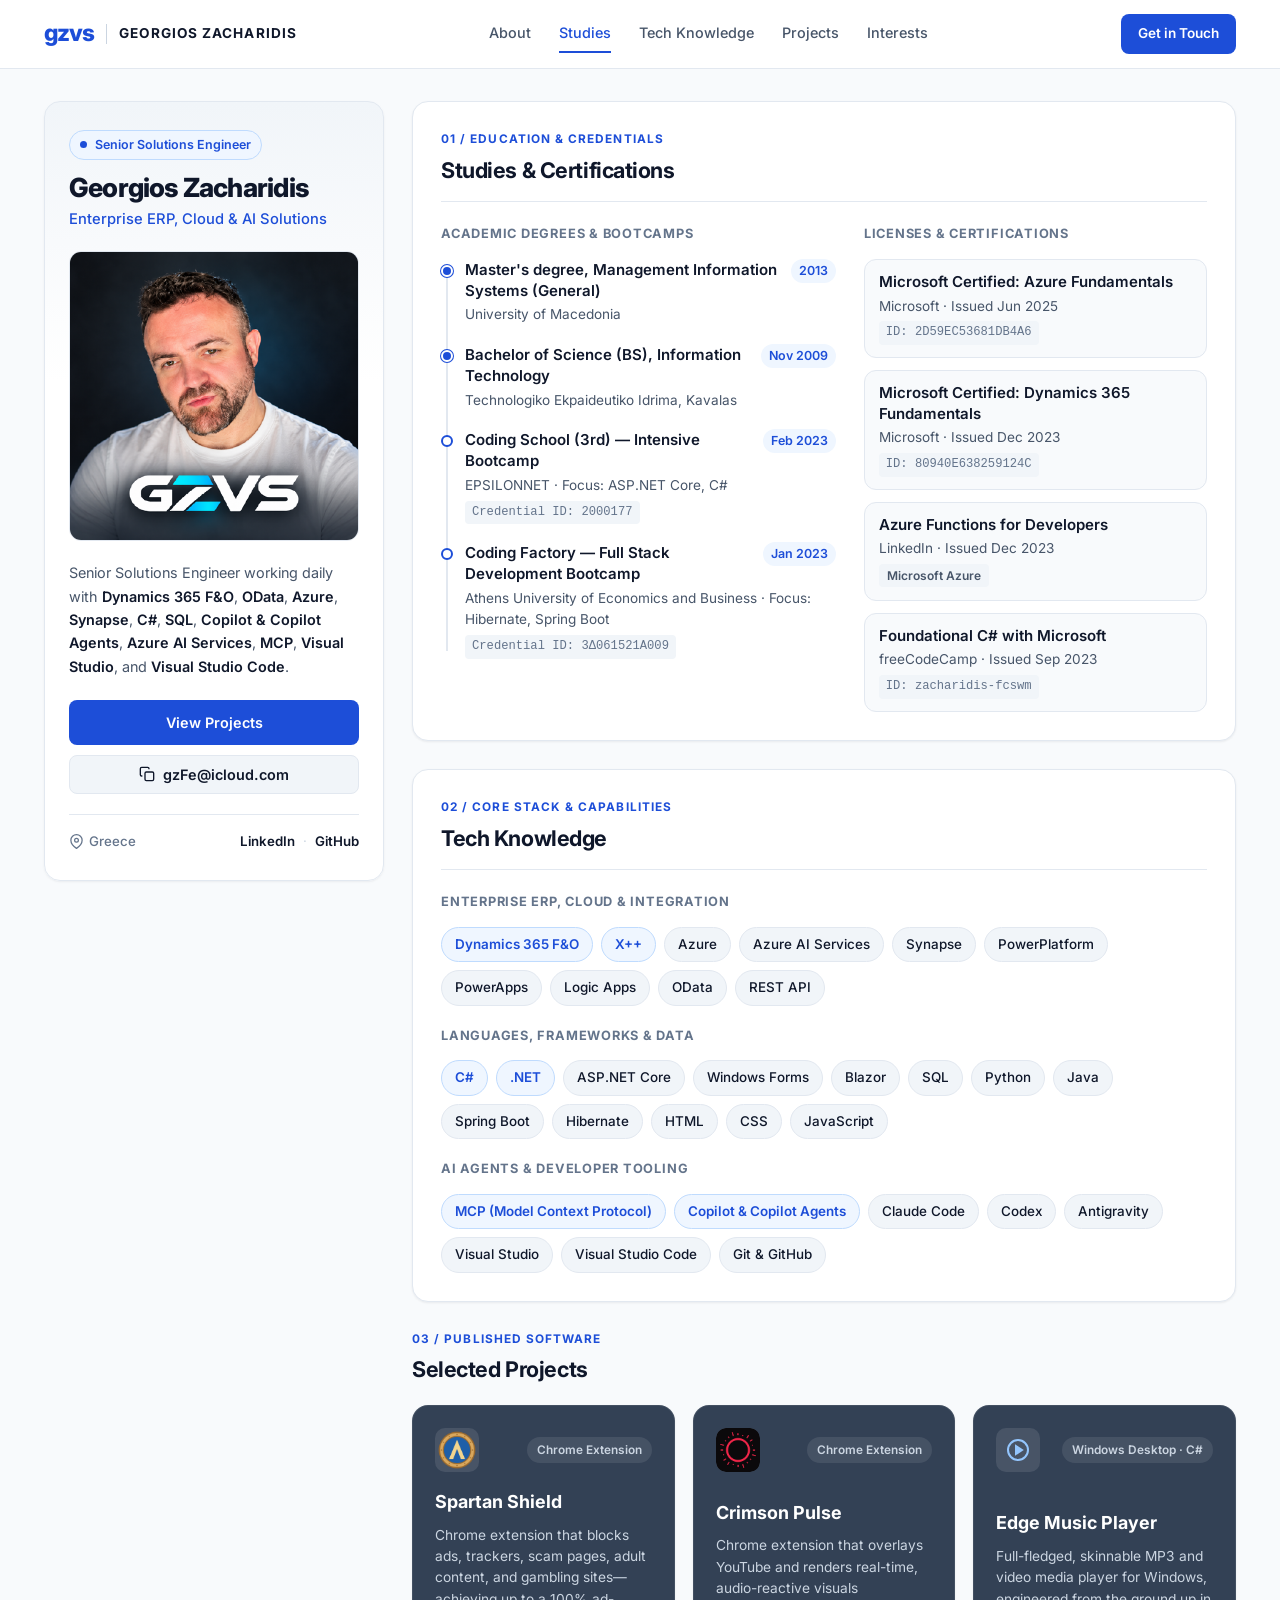
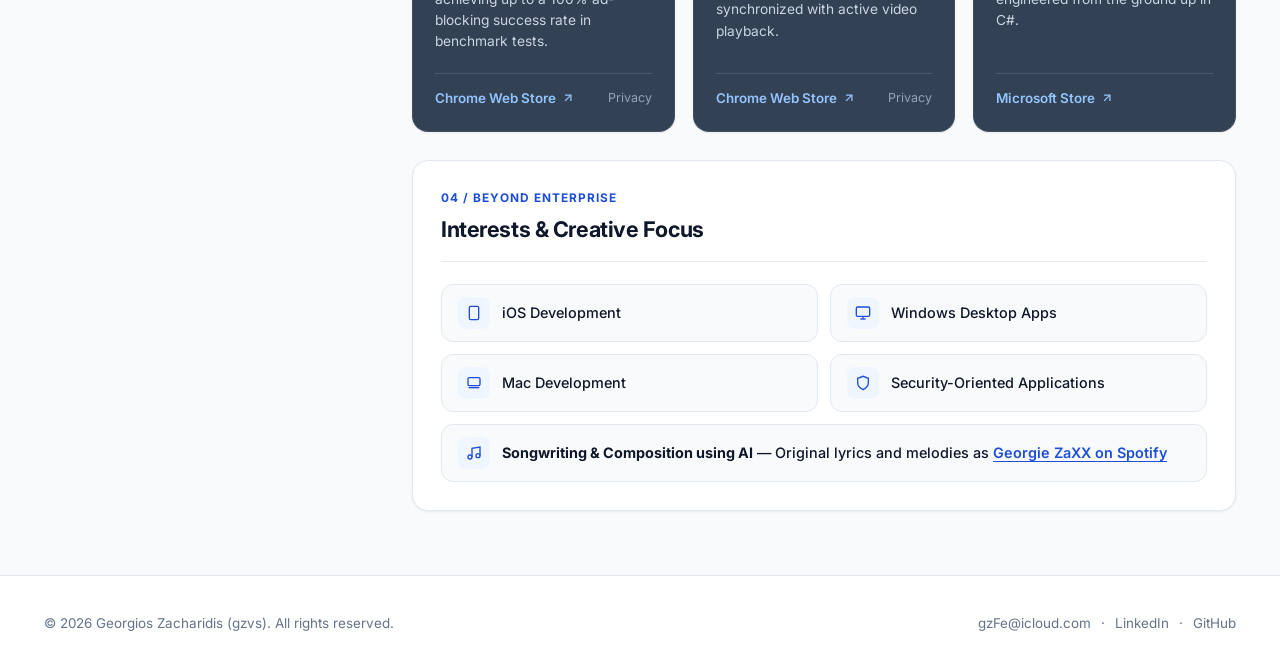
<file: index.html>
<!DOCTYPE html>
<html lang="en">
<head>
  <meta charset="UTF-8" />
  <meta name="viewport" content="width=device-width, initial-scale=1.0" />
  <title>Georgios Zacharidis — Senior Solutions Engineer | gzvs</title>
  <meta
    name="description"
    content="Georgios Zacharidis — Senior Solutions Engineer specializing in Dynamics 365 F&O, Azure, Synapse, C#, SQL, Copilot Agents, and enterprise software architecture."
  />
  <link rel="icon" type="image/svg+xml" href="assets/favicon.svg" />
  <link rel="stylesheet" href="styles.css" />
</head>
<body>
  <!-- Top Corporate Header -->
  <header class="topbar">
    <div class="container topbar-inner">
      <a href="#about" class="brand" aria-label="gzvs Home">
        <span class="brand-mark">gzvs</span>
        <span class="brand-divider" aria-hidden="true"></span>
        <span class="brand-name">GEORGIOS ZACHARIDIS</span>
      </a>

      <nav class="nav" aria-label="Primary Navigation">
        <a href="#about" class="nav-link active">About</a>
        <a href="#studies" class="nav-link">Studies</a>
        <a href="#tech-knowledge" class="nav-link">Tech Knowledge</a>
        <a href="#projects" class="nav-link">Projects</a>
        <a href="#interests" class="nav-link">Interests</a>
      </nav>

      <div class="topbar-actions">
        <a href="mailto:gzFe@icloud.com" class="btn btn-primary btn-sm">Get in Touch</a>
      </div>
    </div>
  </header>

  <!-- Main Two-Column Enterprise Dossier -->
  <main class="container dossier-layout">
    <!-- Left Pinned Profile Sidebar -->
    <aside id="about" class="sidebar">
      <div class="card profile-card">
        <div class="profile-header">
          <span class="status-badge">
            <span class="status-dot" aria-hidden="true"></span>
            Senior Solutions Engineer
          </span>
          <h1 class="profile-name">Georgios Zacharidis</h1>
          <p class="profile-subtitle">Enterprise ERP, Cloud &amp; AI Solutions</p>
        </div>

        <div class="profile-avatar-wrap">
          <img
            src="assets/georgios-github-avatar.png"
            alt="Georgios Zacharidis"
            class="profile-avatar"
            width="320"
            height="320"
          />
        </div>

        <p class="profile-bio">
          Senior Solutions Engineer working daily with <strong>Dynamics 365 F&amp;O</strong>,
          <strong>OData</strong>, <strong>Azure</strong>, <strong>Synapse</strong>,
          <strong>C#</strong>, <strong>SQL</strong>, <strong>Copilot &amp; Copilot Agents</strong>,
          <strong>Azure AI Services</strong>, <strong>MCP</strong>, <strong>Visual Studio</strong>,
          and <strong>Visual Studio Code</strong>.
        </p>

        <div class="profile-cta-group">
          <a href="#projects" class="btn btn-primary btn-block">View Projects</a>
          <button type="button" class="btn btn-secondary btn-block" id="copyEmailBtn" data-email="gzFe@icloud.com">
            <svg width="16" height="16" viewBox="0 0 24 24" fill="none" stroke="currentColor" stroke-width="2" aria-hidden="true">
              <rect x="9" y="9" width="13" height="13" rx="2" ry="2"></rect>
              <path d="M5 15H4a2 2 0 0 1-2-2V4a2 2 0 0 1 2-2h9a2 2 0 0 1 2 2v1"></path>
            </svg>
            <span id="copyEmailLabel">gzFe@icloud.com</span>
          </button>
        </div>

        <div class="profile-footer">
          <span class="location-tag">
            <svg width="15" height="15" viewBox="0 0 24 24" fill="none" stroke="currentColor" stroke-width="2" aria-hidden="true">
              <path d="M21 10c0 7-9 13-9 13s-9-6-9-13a9 9 0 0 1 18 0z"></path>
              <circle cx="12" cy="10" r="3"></circle>
            </svg>
            Greece
          </span>

          <div class="social-links">
            <a
              href="https://www.linkedin.com/in/zacharidis/"
              target="_blank"
              rel="noopener noreferrer"
              class="social-link"
              aria-label="LinkedIn Profile"
            >
              LinkedIn
            </a>
            <span class="dot-sep" aria-hidden="true">&middot;</span>
            <a
              href="https://github.com/gzvs"
              target="_blank"
              rel="noopener noreferrer"
              class="social-link"
              aria-label="GitHub Profile"
            >
              GitHub
            </a>
          </div>
        </div>
      </div>
    </aside>

    <!-- Right Structured Content Column -->
    <div class="main-column">
      <!-- 01 / Studies, Bootcamps & Certifications -->
      <section id="studies" class="card section-card">
        <div class="section-header">
          <div>
            <span class="section-eyebrow">01 / EDUCATION &amp; CREDENTIALS</span>
            <h2 class="section-title">Studies &amp; Certifications</h2>
          </div>
        </div>

        <div class="studies-grid">
          <!-- Academic Degrees & Intensive Bootcamps -->
          <div class="studies-group">
            <h3 class="group-heading">Academic Degrees &amp; Bootcamps</h3>
            <ul class="timeline-list">
              <li class="timeline-item">
                <span class="timeline-marker" aria-hidden="true"></span>
                <div class="timeline-content">
                  <div class="timeline-top">
                    <h4 class="item-title">Master's degree, Management Information Systems (General)</h4>
                    <span class="item-date">2013</span>
                  </div>
                  <p class="item-org">University of Macedonia</p>
                </div>
              </li>

              <li class="timeline-item">
                <span class="timeline-marker" aria-hidden="true"></span>
                <div class="timeline-content">
                  <div class="timeline-top">
                    <h4 class="item-title">Bachelor of Science (BS), Information Technology</h4>
                    <span class="item-date">Nov 2009</span>
                  </div>
                  <p class="item-org">Technologiko Ekpaideutiko Idrima, Kavalas</p>
                </div>
              </li>

              <li class="timeline-item">
                <span class="timeline-marker marker-bootcamp" aria-hidden="true"></span>
                <div class="timeline-content">
                  <div class="timeline-top">
                    <h4 class="item-title">Coding School (3rd) — Intensive Bootcamp</h4>
                    <span class="item-date">Feb 2023</span>
                  </div>
                  <p class="item-org">EPSILONNET &middot; Focus: ASP.NET Core, C#</p>
                  <span class="credential-id">Credential ID: 2000177</span>
                </div>
              </li>

              <li class="timeline-item">
                <span class="timeline-marker marker-bootcamp" aria-hidden="true"></span>
                <div class="timeline-content">
                  <div class="timeline-top">
                    <h4 class="item-title">Coding Factory — Full Stack Development Bootcamp</h4>
                    <span class="item-date">Jan 2023</span>
                  </div>
                  <p class="item-org">Athens University of Economics and Business &middot; Focus: Hibernate, Spring Boot</p>
                  <span class="credential-id">Credential ID: 3&Delta;061521A009</span>
                </div>
              </li>
            </ul>
          </div>

          <!-- Licenses & Certifications -->
          <div class="studies-group">
            <h3 class="group-heading">Licenses &amp; Certifications</h3>
            <div class="cert-list">
              <div class="cert-item">
                <div class="cert-main">
                  <h4 class="item-title">Microsoft Certified: Azure Fundamentals</h4>
                  <p class="item-org">Microsoft &middot; Issued Jun 2025</p>
                </div>
                <span class="credential-id">ID: 2D59EC53681DB4A6</span>
              </div>

              <div class="cert-item">
                <div class="cert-main">
                  <h4 class="item-title">Microsoft Certified: Dynamics 365 Fundamentals</h4>
                  <p class="item-org">Microsoft &middot; Issued Dec 2023</p>
                </div>
                <span class="credential-id">ID: 80940E638259124C</span>
              </div>

              <div class="cert-item">
                <div class="cert-main">
                  <h4 class="item-title">Azure Functions for Developers</h4>
                  <p class="item-org">LinkedIn &middot; Issued Dec 2023</p>
                </div>
                <span class="credential-badge">Microsoft Azure</span>
              </div>

              <div class="cert-item">
                <div class="cert-main">
                  <h4 class="item-title">Foundational C# with Microsoft</h4>
                  <p class="item-org">freeCodeCamp &middot; Issued Sep 2023</p>
                </div>
                <span class="credential-id">ID: zacharidis-fcswm</span>
              </div>
            </div>
          </div>
        </div>
      </section>

      <!-- 02 / Tech Knowledge -->
      <section id="tech-knowledge" class="card section-card">
        <div class="section-header">
          <div>
            <span class="section-eyebrow">02 / CORE STACK &amp; CAPABILITIES</span>
            <h2 class="section-title">Tech Knowledge</h2>
          </div>
        </div>

        <div class="skills-categories">
          <div class="skill-group">
            <h3 class="group-heading">Enterprise ERP, Cloud &amp; Integration</h3>
            <div class="pill-grid">
              <span class="skill-pill skill-pill-accent">Dynamics 365 F&amp;O</span>
              <span class="skill-pill skill-pill-accent">X++</span>
              <span class="skill-pill">Azure</span>
              <span class="skill-pill">Azure AI Services</span>
              <span class="skill-pill">Synapse</span>
              <span class="skill-pill">PowerPlatform</span>
              <span class="skill-pill">PowerApps</span>
              <span class="skill-pill">Logic Apps</span>
              <span class="skill-pill">OData</span>
              <span class="skill-pill">REST API</span>
            </div>
          </div>

          <div class="skill-group">
            <h3 class="group-heading">Languages, Frameworks &amp; Data</h3>
            <div class="pill-grid">
              <span class="skill-pill skill-pill-accent">C#</span>
              <span class="skill-pill skill-pill-accent">.NET</span>
              <span class="skill-pill">ASP.NET Core</span>
              <span class="skill-pill">Windows Forms</span>
              <span class="skill-pill">Blazor</span>
              <span class="skill-pill">SQL</span>
              <span class="skill-pill">Python</span>
              <span class="skill-pill">Java</span>
              <span class="skill-pill">Spring Boot</span>
              <span class="skill-pill">Hibernate</span>
              <span class="skill-pill">HTML</span>
              <span class="skill-pill">CSS</span>
              <span class="skill-pill">JavaScript</span>
            </div>
          </div>

          <div class="skill-group">
            <h3 class="group-heading">AI Agents &amp; Developer Tooling</h3>
            <div class="pill-grid">
              <span class="skill-pill skill-pill-accent">MCP (Model Context Protocol)</span>
              <span class="skill-pill skill-pill-accent">Copilot &amp; Copilot Agents</span>
              <span class="skill-pill">Claude Code</span>
              <span class="skill-pill">Codex</span>
              <span class="skill-pill">Antigravity</span>
              <span class="skill-pill">Visual Studio</span>
              <span class="skill-pill">Visual Studio Code</span>
              <span class="skill-pill">Git &amp; GitHub</span>
            </div>
          </div>
        </div>
      </section>

      <!-- 03 / Selected Projects -->
      <section id="projects" class="section-card-transparent">
        <div class="section-header standalone-header">
          <div>
            <span class="section-eyebrow">03 / PUBLISHED SOFTWARE</span>
            <h2 class="section-title">Selected Projects</h2>
          </div>
        </div>

        <div class="projects-grid">
          <!-- Project 1: Spartan Shield -->
          <article class="project-card">
            <div class="project-card-top">
              <div class="project-icon-wrap">
                <img
                  src="spartan-shield/icon.png"
                  alt="Spartan Shield icon"
                  class="project-icon"
                  width="44"
                  height="44"
                />
              </div>
              <span class="project-platform">Chrome Extension</span>
            </div>

            <div class="project-body">
              <h3 class="project-title">Spartan Shield</h3>
              <p class="project-desc">
                Chrome extension that blocks ads, trackers, scam pages, adult content, and gambling
                sites—achieving up to a 100% ad-blocking success rate in benchmark tests.
              </p>
            </div>

            <div class="project-footer">
              <a
                href="https://chromewebstore.google.com/detail/spartan-shield-%E2%80%94-ad-scam/ddbkeiegnoplmobkcnbnnoneicmdchal?authuser=0&hl=en-US"
                target="_blank"
                rel="noopener noreferrer"
                class="project-link"
              >
                Chrome Web Store
                <svg width="14" height="14" viewBox="0 0 24 24" fill="none" stroke="currentColor" stroke-width="2.2" aria-hidden="true">
                  <path d="M7 17L17 7"></path>
                  <path d="M7 7h10v10"></path>
                </svg>
              </a>
              <a href="spartan-shield/privacy.html" class="project-meta-link">Privacy</a>
            </div>
          </article>

          <!-- Project 2: Crimson Pulse -->
          <article class="project-card">
            <div class="project-card-top">
              <div class="project-icon-wrap">
                <img
                  src="crimson-pulse/icon.png"
                  alt="Crimson Pulse icon"
                  class="project-icon"
                  width="44"
                  height="44"
                />
              </div>
              <span class="project-platform">Chrome Extension</span>
            </div>

            <div class="project-body">
              <h3 class="project-title">Crimson Pulse</h3>
              <p class="project-desc">
                Chrome extension that overlays YouTube and renders real-time, audio-reactive visuals
                synchronized with active video playback.
              </p>
            </div>

            <div class="project-footer">
              <a
                href="https://chromewebstore.google.com/detail/crimson-pulse-youtube-vis/odhiojnfkdcbklanamllkpgdakkomaog?authuser=0&hl=en-US"
                target="_blank"
                rel="noopener noreferrer"
                class="project-link"
              >
                Chrome Web Store
                <svg width="14" height="14" viewBox="0 0 24 24" fill="none" stroke="currentColor" stroke-width="2.2" aria-hidden="true">
                  <path d="M7 17L17 7"></path>
                  <path d="M7 7h10v10"></path>
                </svg>
              </a>
              <a href="crimson-pulse/privacy.html" class="project-meta-link">Privacy</a>
            </div>
          </article>

          <!-- Project 3: Edge Music Player -->
          <article class="project-card">
            <div class="project-card-top">
              <div class="project-icon-wrap project-icon-svg" aria-hidden="true">
                <svg width="24" height="24" viewBox="0 0 24 24" fill="none" stroke="currentColor" stroke-width="2">
                  <circle cx="12" cy="12" r="10"></circle>
                  <polygon points="10 8 16 12 10 16 10 8" fill="currentColor"></polygon>
                </svg>
              </div>
              <span class="project-platform">Windows Desktop &middot; C#</span>
            </div>

            <div class="project-body">
              <h3 class="project-title">Edge Music Player</h3>
              <p class="project-desc">
                Full-fledged, skinnable MP3 and video media player for Windows, engineered from the
                ground up in C#.
              </p>
            </div>

            <div class="project-footer">
              <a
                href="https://apps.microsoft.com/detail/9nzkkghddhjj?hl=el-GR&gl=GR"
                target="_blank"
                rel="noopener noreferrer"
                class="project-link"
              >
                Microsoft Store
                <svg width="14" height="14" viewBox="0 0 24 24" fill="none" stroke="currentColor" stroke-width="2.2" aria-hidden="true">
                  <path d="M7 17L17 7"></path>
                  <path d="M7 7h10v10"></path>
                </svg>
              </a>
            </div>
          </article>
        </div>
      </section>

      <!-- 04 / Interests -->
      <section id="interests" class="card section-card">
        <div class="section-header">
          <div>
            <span class="section-eyebrow">04 / BEYOND ENTERPRISE</span>
            <h2 class="section-title">Interests &amp; Creative Focus</h2>
          </div>
        </div>

        <div class="interests-grid">
          <div class="interest-chip">
            <span class="interest-icon" aria-hidden="true">
              <svg width="16" height="16" viewBox="0 0 24 24" fill="none" stroke="currentColor" stroke-width="2">
                <rect x="5" y="2" width="14" height="20" rx="2" ry="2"></rect>
                <line x1="12" y1="18" x2="12.01" y2="18"></line>
              </svg>
            </span>
            <span>iOS Development</span>
          </div>

          <div class="interest-chip">
            <span class="interest-icon" aria-hidden="true">
              <svg width="16" height="16" viewBox="0 0 24 24" fill="none" stroke="currentColor" stroke-width="2">
                <rect x="2" y="3" width="20" height="14" rx="2" ry="2"></rect>
                <line x1="8" y1="21" x2="16" y2="21"></line>
                <line x1="12" y1="17" x2="12" y2="21"></line>
              </svg>
            </span>
            <span>Windows Desktop Apps</span>
          </div>

          <div class="interest-chip">
            <span class="interest-icon" aria-hidden="true">
              <svg width="16" height="16" viewBox="0 0 24 24" fill="none" stroke="currentColor" stroke-width="2">
                <path d="M4 19h16"></path>
                <rect x="3" y="4" width="18" height="12" rx="2"></rect>
              </svg>
            </span>
            <span>Mac Development</span>
          </div>

          <div class="interest-chip">
            <span class="interest-icon" aria-hidden="true">
              <svg width="16" height="16" viewBox="0 0 24 24" fill="none" stroke="currentColor" stroke-width="2">
                <path d="M12 22s8-4 8-10V5l-8-3-8 3v7c0 6 8 10 8 10z"></path>
              </svg>
            </span>
            <span>Security-Oriented Applications</span>
          </div>

          <div class="interest-chip interest-chip-wide">
            <span class="interest-icon" aria-hidden="true">
              <svg width="16" height="16" viewBox="0 0 24 24" fill="none" stroke="currentColor" stroke-width="2">
                <path d="M9 18V5l12-2v13"></path>
                <circle cx="6" cy="18" r="3"></circle>
                <circle cx="18" cy="16" r="3"></circle>
              </svg>
            </span>
            <span>
              <strong>Songwriting &amp; Composition using AI</strong> — Original lyrics and melodies as
              <a
                href="https://open.spotify.com/search/Georgie%20ZaXX"
                target="_blank"
                rel="noopener noreferrer"
                class="inline-accent-link"
              >Georgie ZaXX on Spotify</a>
            </span>
          </div>
        </div>
      </section>
    </div>
  </main>

  <!-- Minimal Corporate Footer -->
  <footer class="footer">
    <div class="container footer-inner">
      <p>&copy; <span id="year"></span> Georgios Zacharidis (gzvs). All rights reserved.</p>
      <div class="footer-links">
        <a href="mailto:gzFe@icloud.com">gzFe@icloud.com</a>
        <span>&middot;</span>
        <a href="https://www.linkedin.com/in/zacharidis/" target="_blank" rel="noopener noreferrer">LinkedIn</a>
        <span>&middot;</span>
        <a href="https://github.com/gzvs" target="_blank" rel="noopener noreferrer">GitHub</a>
      </div>
    </div>
  </footer>

  <script>
    // Set current copyright year
    document.getElementById("year").textContent = new Date().getFullYear();

    // One-click email copy with visual confirmation
    const copyBtn = document.getElementById("copyEmailBtn");
    const copyLabel = document.getElementById("copyEmailLabel");
    if (copyBtn && copyLabel) {
      copyBtn.addEventListener("click", async () => {
        const email = copyBtn.getAttribute("data-email");
        try {
          await navigator.clipboard.writeText(email);
          copyLabel.textContent = "Copied: " + email;
          setTimeout(() => {
            copyLabel.textContent = email;
          }, 2200);
        } catch {
          window.location.href = "mailto:" + email;
        }
      });
    }

    // Highlight active section in top navigation on scroll
    const sections = document.querySelectorAll("aside[id], section[id]");
    const navLinks = document.querySelectorAll(".nav-link");

    const observer = new IntersectionObserver(
      (entries) => {
        entries.forEach((entry) => {
          if (entry.isIntersecting) {
            const id = entry.target.getAttribute("id");
            navLinks.forEach((link) => {
              link.classList.toggle("active", link.getAttribute("href") === "#" + id);
            });
          }
        });
      },
      { rootMargin: "-25% 0px -65% 0px" }
    );

    sections.forEach((section) => observer.observe(section));
  </script>
</body>
</html>
</file>
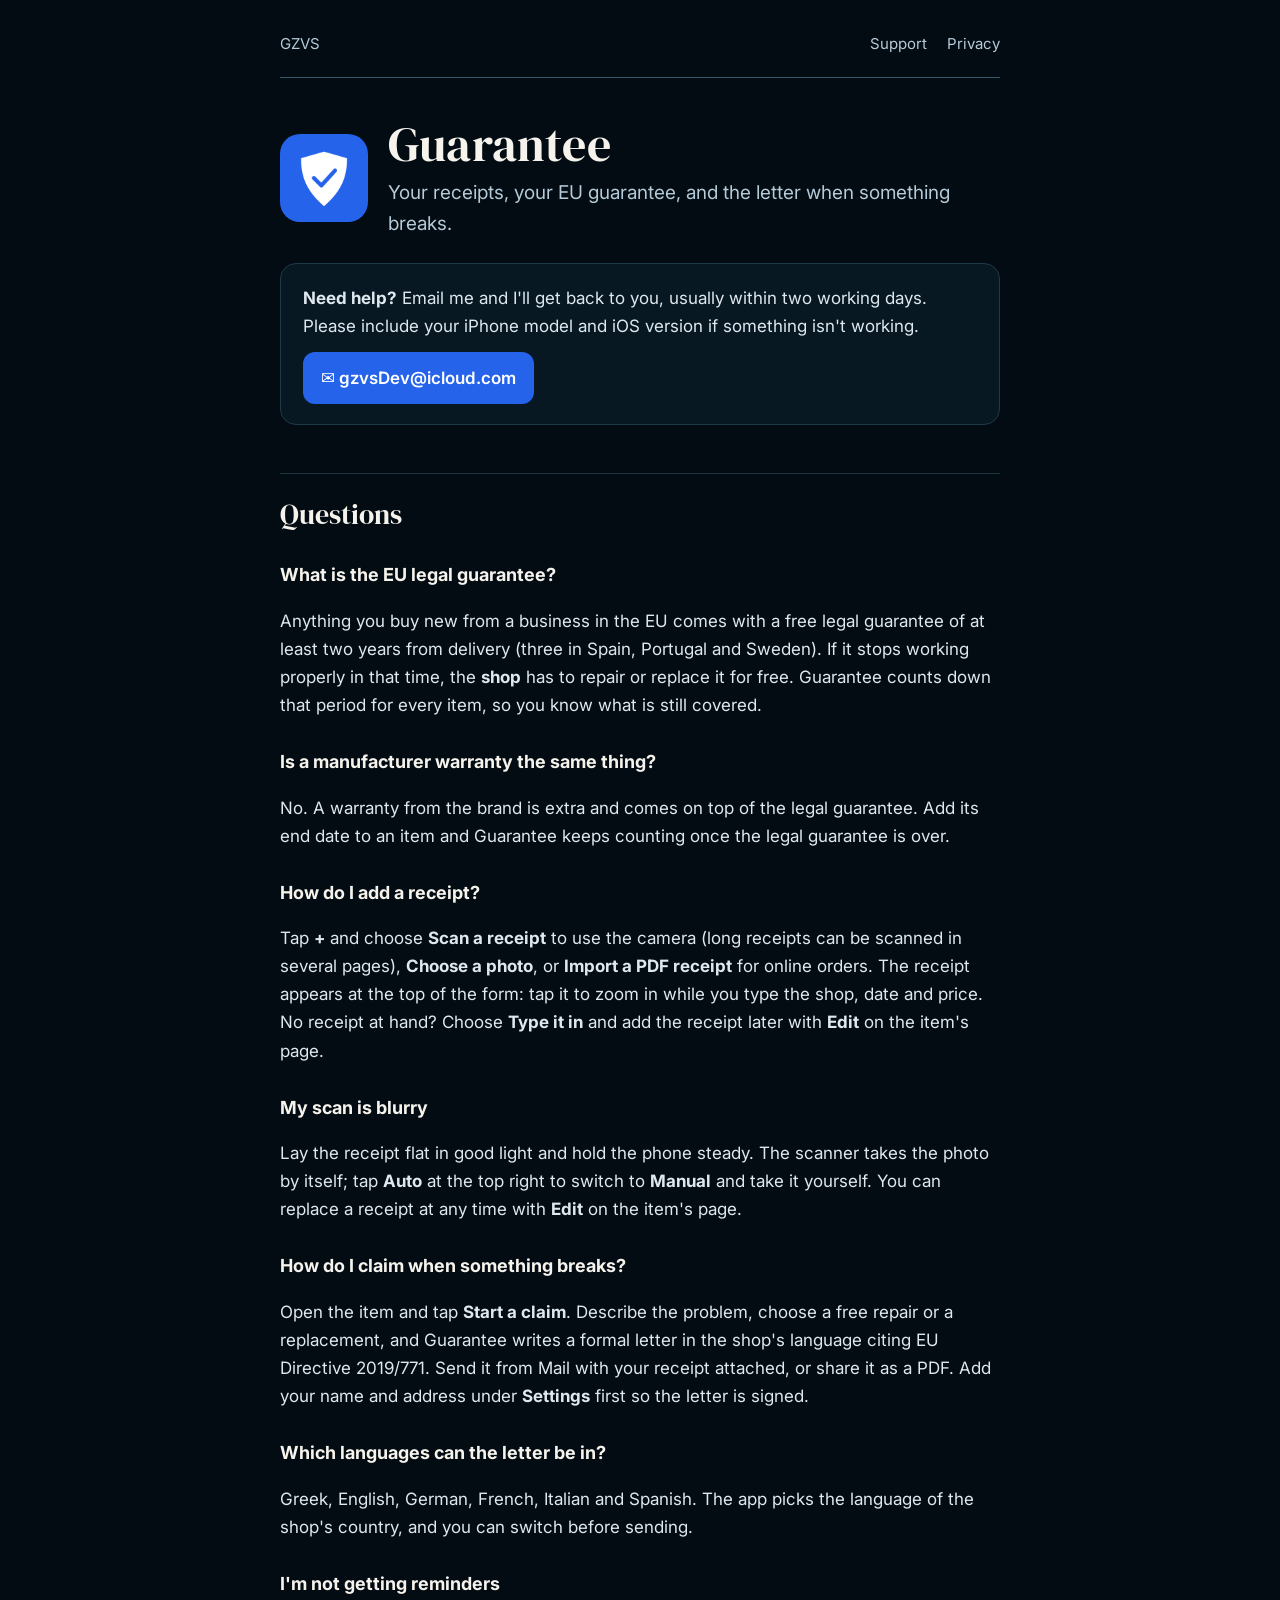
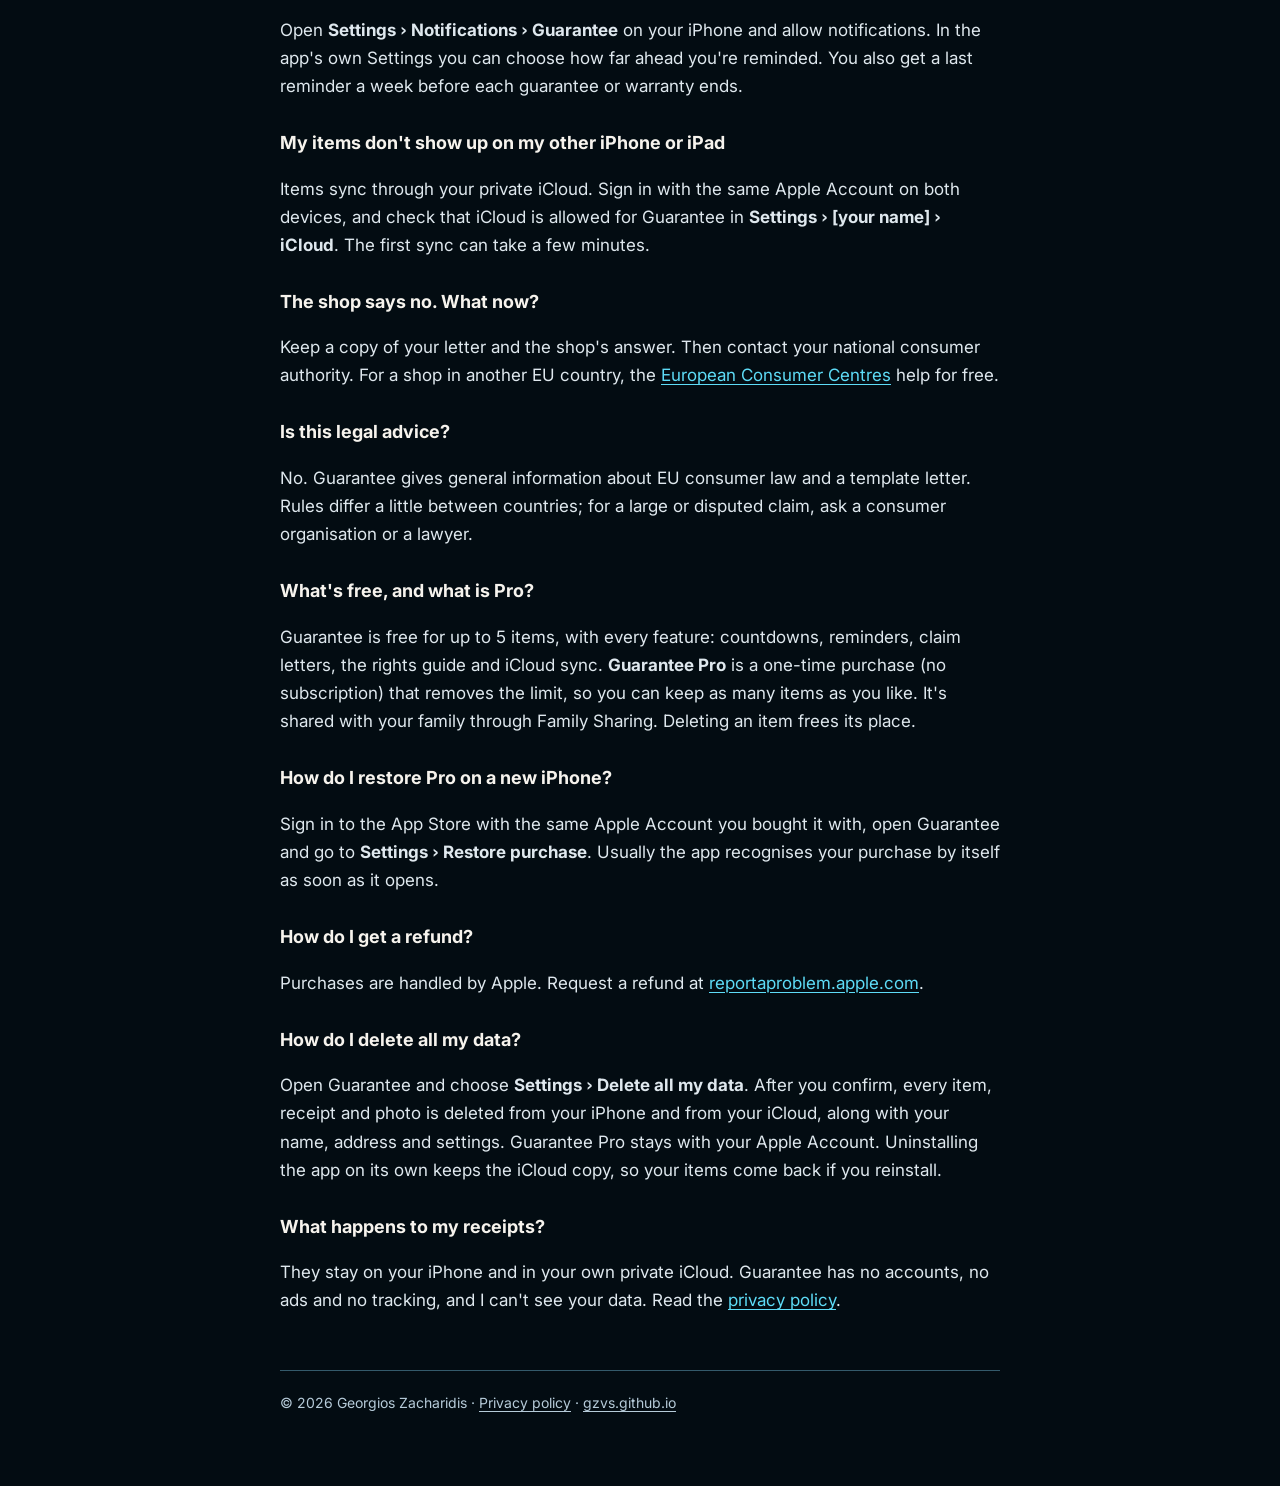
<file: guarantee/index.html>
<!doctype html>
<html lang="en">
<head>
  <meta charset="utf-8">
  <meta name="viewport" content="width=device-width, initial-scale=1">
  <title>Guarantee — Support</title>
  <meta name="description" content="Help and contact for Guarantee, the iPhone app that keeps your receipts, counts down your EU legal guarantee and writes the claim letter when something breaks.">
  <meta name="theme-color" content="#050f15">
  <meta name="color-scheme" content="dark">
  <link rel="canonical" href="https://gzvs.github.io/guarantee/">
  <link rel="icon" href="icon.png" type="image/png">
  <meta property="og:title" content="Guarantee — Receipts &amp; Warranty">
  <meta property="og:description" content="Keep your receipts, count down your EU legal guarantee, and claim when something breaks.">
  <meta property="og:image" content="https://gzvs.github.io/guarantee/icon.png">
  <link rel="stylesheet" href="page.css?v=1">
</head>
<body>
  <a class="skip-link" href="#main">Skip to content</a>
  <div class="wrap">
    <header class="topbar">
      <a href="../">GZVS</a>
      <nav aria-label="Guarantee">
        <a href="./" aria-current="page">Support</a>
        <a href="privacy.html">Privacy</a>
      </nav>
    </header>

    <main id="main">
      <div class="app-head">
        <img src="icon.png" alt="Guarantee app icon" width="88" height="88">
        <div>
          <h1>Guarantee</h1>
          <p class="lede">Your receipts, your EU guarantee, and the letter when something breaks.</p>
        </div>
      </div>

      <div class="card">
        <p><strong>Need help?</strong> Email me and I'll get back to you, usually within two working days. Please include your iPhone model and iOS version if something isn't working.</p>
        <a class="contact" href="mailto:gzvsDev@icloud.com?subject=Guarantee%20support">✉️ gzvsDev@icloud.com</a>
      </div>

      <h2>Questions</h2>

      <h3>What is the EU legal guarantee?</h3>
      <p>Anything you buy new from a business in the EU comes with a free legal guarantee of at least two years from delivery (three in Spain, Portugal and Sweden). If it stops working properly in that time, the <strong>shop</strong> has to repair or replace it for free. Guarantee counts down that period for every item, so you know what is still covered.</p>

      <h3>Is a manufacturer warranty the same thing?</h3>
      <p>No. A warranty from the brand is extra and comes on top of the legal guarantee. Add its end date to an item and Guarantee keeps counting once the legal guarantee is over.</p>

      <h3>How do I add a receipt?</h3>
      <p>Tap <strong>+</strong> and choose <strong>Scan a receipt</strong> to use the camera (long receipts can be scanned in several pages), <strong>Choose a photo</strong>, or <strong>Import a PDF receipt</strong> for online orders. The receipt appears at the top of the form: tap it to zoom in while you type the shop, date and price. No receipt at hand? Choose <strong>Type it in</strong> and add the receipt later with <strong>Edit</strong> on the item's page.</p>

      <h3>My scan is blurry</h3>
      <p>Lay the receipt flat in good light and hold the phone steady. The scanner takes the photo by itself; tap <strong>Auto</strong> at the top right to switch to <strong>Manual</strong> and take it yourself. You can replace a receipt at any time with <strong>Edit</strong> on the item's page.</p>

      <h3>How do I claim when something breaks?</h3>
      <p>Open the item and tap <strong>Start a claim</strong>. Describe the problem, choose a free repair or a replacement, and Guarantee writes a formal letter in the shop's language citing EU Directive 2019/771. Send it from Mail with your receipt attached, or share it as a PDF. Add your name and address under <strong>Settings</strong> first so the letter is signed.</p>

      <h3>Which languages can the letter be in?</h3>
      <p>Greek, English, German, French, Italian and Spanish. The app picks the language of the shop's country, and you can switch before sending.</p>

      <h3>I'm not getting reminders</h3>
      <p>Open <strong>Settings › Notifications › Guarantee</strong> on your iPhone and allow notifications. In the app's own Settings you can choose how far ahead you're reminded. You also get a last reminder a week before each guarantee or warranty ends.</p>

      <h3>My items don't show up on my other iPhone or iPad</h3>
      <p>Items sync through your private iCloud. Sign in with the same Apple Account on both devices, and check that iCloud is allowed for Guarantee in <strong>Settings › [your name] › iCloud</strong>. The first sync can take a few minutes.</p>

      <h3>The shop says no. What now?</h3>
      <p>Keep a copy of your letter and the shop's answer. Then contact your national consumer authority. For a shop in another EU country, the <a href="https://consumer-redress.ec.europa.eu/european-consumer-centres-network-ecc-net_en" rel="noopener">European Consumer Centres</a> help for free.</p>

      <h3>Is this legal advice?</h3>
      <p>No. Guarantee gives general information about EU consumer law and a template letter. Rules differ a little between countries; for a large or disputed claim, ask a consumer organisation or a lawyer.</p>

      <h3>What's free, and what is Pro?</h3>
      <p>Guarantee is free for up to 5 items, with every feature: countdowns, reminders, claim letters, the rights guide and iCloud sync. <strong>Guarantee Pro</strong> is a one-time purchase (no subscription) that removes the limit, so you can keep as many items as you like. It's shared with your family through Family Sharing. Deleting an item frees its place.</p>

      <h3>How do I restore Pro on a new iPhone?</h3>
      <p>Sign in to the App Store with the same Apple Account you bought it with, open Guarantee and go to <strong>Settings › Restore purchase</strong>. Usually the app recognises your purchase by itself as soon as it opens.</p>

      <h3>How do I get a refund?</h3>
      <p>Purchases are handled by Apple. Request a refund at <a href="https://reportaproblem.apple.com" rel="noopener">reportaproblem.apple.com</a>.</p>

      <h3>How do I delete all my data?</h3>
      <p>Open Guarantee and choose <strong>Settings › Delete all my data</strong>. After you confirm, every item, receipt and photo is deleted from your iPhone and from your iCloud, along with your name, address and settings. Guarantee Pro stays with your Apple Account. Uninstalling the app on its own keeps the iCloud copy, so your items come back if you reinstall.</p>

      <h3>What happens to my receipts?</h3>
      <p>They stay on your iPhone and in your own private iCloud. Guarantee has no accounts, no ads and no tracking, and I can't see your data. Read the <a href="privacy.html">privacy policy</a>.</p>
    </main>

    <footer>
      © 2026 Georgios Zacharidis · <a href="privacy.html">Privacy policy</a> · <a href="../">gzvs.github.io</a>
    </footer>
  </div>
</body>
</html>
</file>
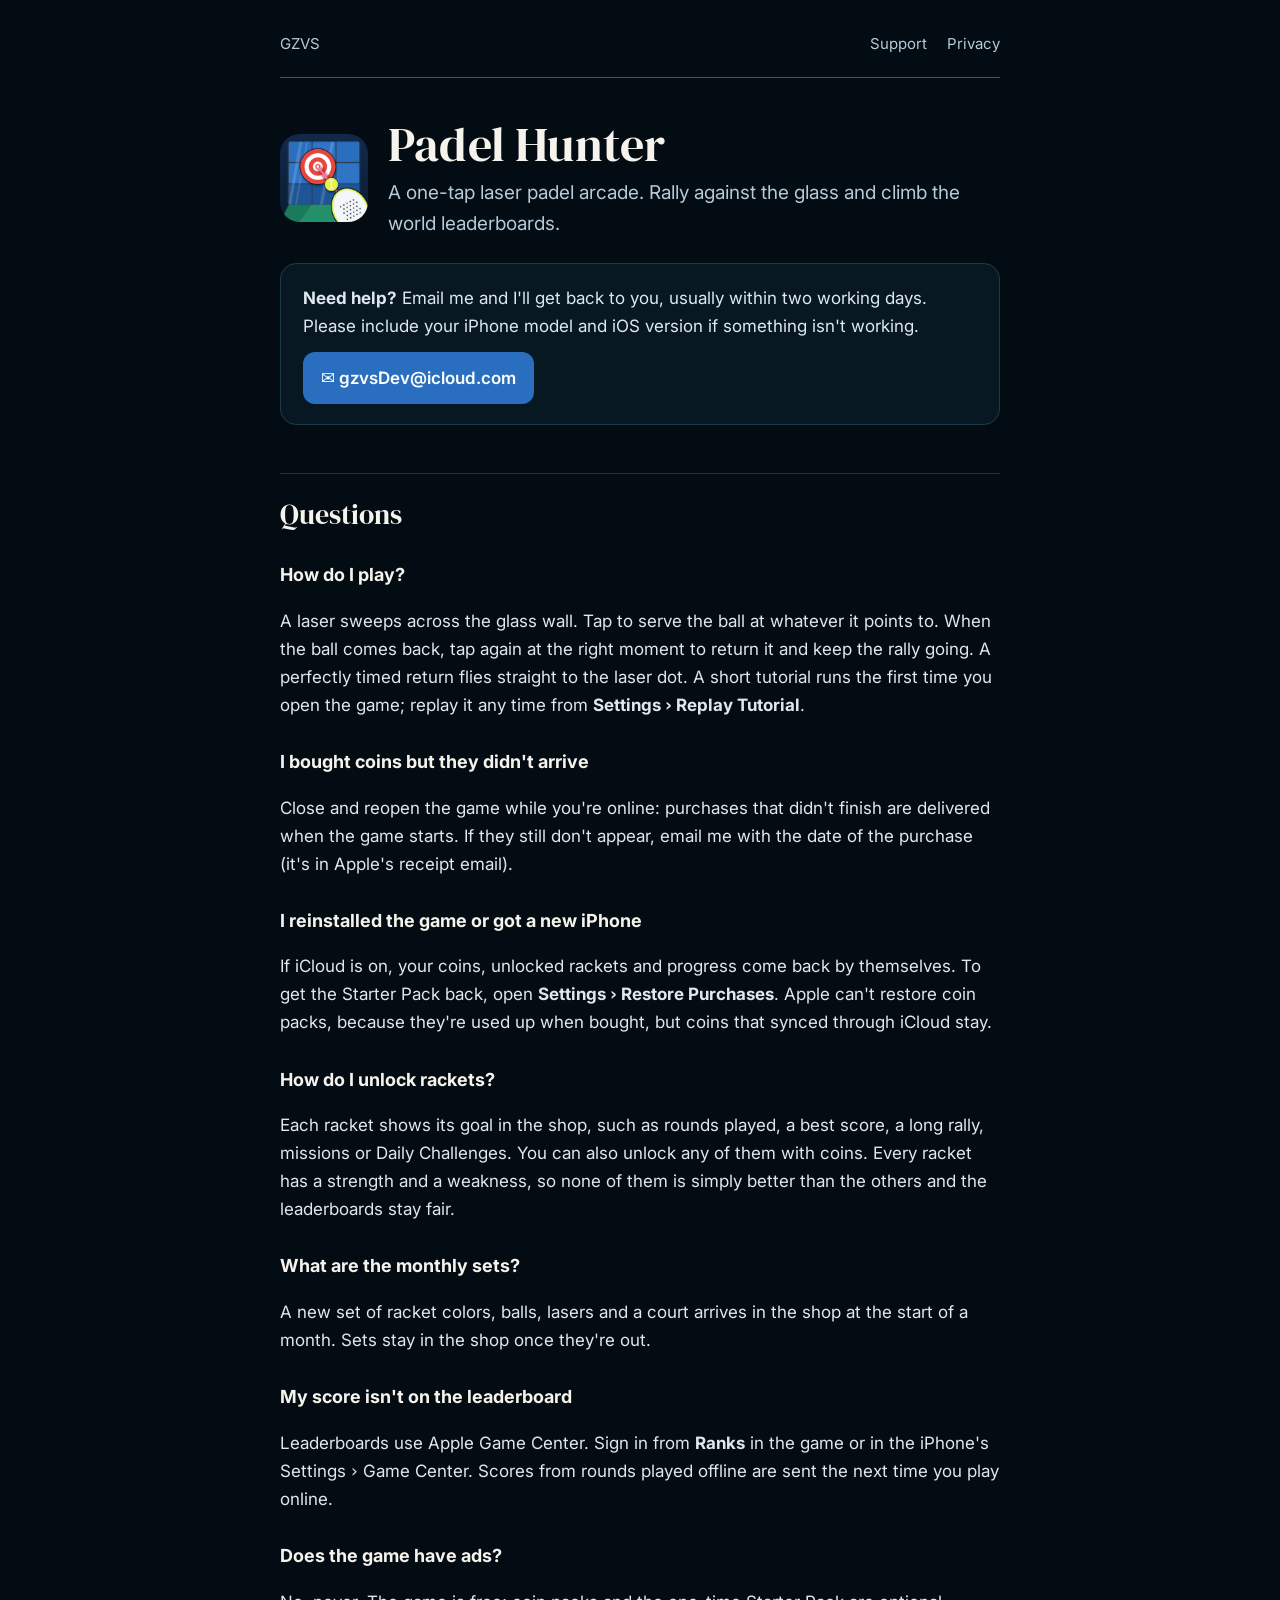
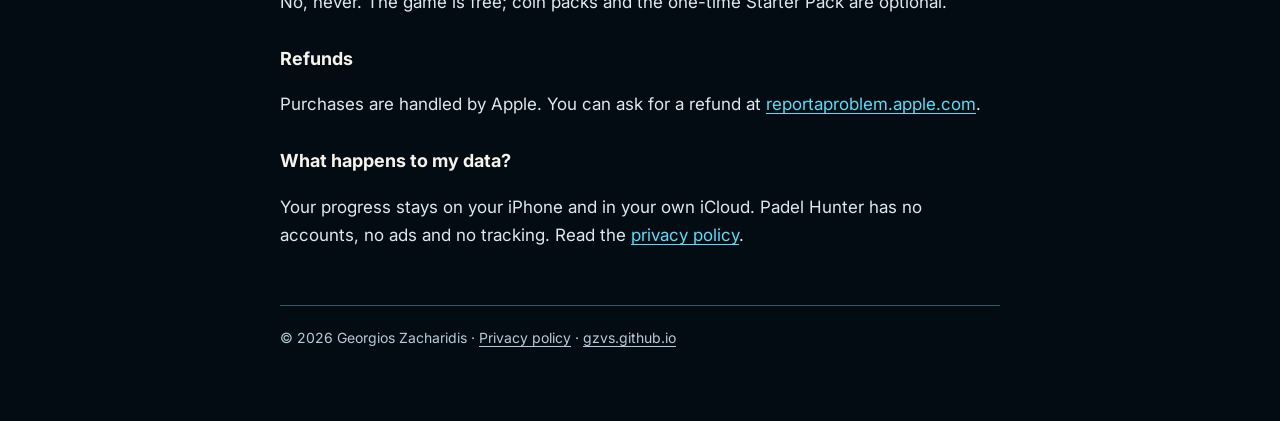
<file: padel-hunter/index.html>
<!doctype html>
<html lang="en">
<head>
  <meta charset="utf-8">
  <meta name="viewport" content="width=device-width, initial-scale=1">
  <title>Padel Hunter — Support</title>
  <meta name="description" content="Help and contact for Padel Hunter, the one-tap laser padel arcade game for iPhone.">
  <meta name="theme-color" content="#050f15">
  <meta name="color-scheme" content="dark">
  <link rel="canonical" href="https://gzvs.github.io/padel-hunter/">
  <link rel="icon" href="icon.png" type="image/png">
  <link rel="stylesheet" href="page.css?v=1">
</head>
<body>
  <a class="skip-link" href="#main">Skip to content</a>
  <div class="wrap">
    <header class="topbar">
      <a href="../">GZVS</a>
      <nav aria-label="Padel Hunter">
        <a href="./" aria-current="page">Support</a>
        <a href="privacy.html">Privacy</a>
      </nav>
    </header>

    <main id="main">
      <div class="app-head">
        <img src="icon.png" alt="Padel Hunter app icon" width="88" height="88">
        <div>
          <h1>Padel Hunter</h1>
          <p class="lede">A one-tap laser padel arcade. Rally against the glass and climb the world leaderboards.</p>
        </div>
      </div>

      <div class="card">
        <p><strong>Need help?</strong> Email me and I'll get back to you, usually within two working days. Please include your iPhone model and iOS version if something isn't working.</p>
        <a class="contact" href="mailto:gzvsDev@icloud.com?subject=Padel%20Hunter%20support">✉️ gzvsDev@icloud.com</a>
      </div>

      <h2>Questions</h2>

      <h3>How do I play?</h3>
      <p>A laser sweeps across the glass wall. Tap to serve the ball at whatever it points to. When the ball comes back, tap again at the right moment to return it and keep the rally going. A perfectly timed return flies straight to the laser dot. A short tutorial runs the first time you open the game; replay it any time from <strong>Settings › Replay Tutorial</strong>.</p>

      <h3>I bought coins but they didn't arrive</h3>
      <p>Close and reopen the game while you're online: purchases that didn't finish are delivered when the game starts. If they still don't appear, email me with the date of the purchase (it's in Apple's receipt email).</p>

      <h3>I reinstalled the game or got a new iPhone</h3>
      <p>If iCloud is on, your coins, unlocked rackets and progress come back by themselves. To get the Starter Pack back, open <strong>Settings › Restore Purchases</strong>. Apple can't restore coin packs, because they're used up when bought, but coins that synced through iCloud stay.</p>

      <h3>How do I unlock rackets?</h3>
      <p>Each racket shows its goal in the shop, such as rounds played, a best score, a long rally, missions or Daily Challenges. You can also unlock any of them with coins. Every racket has a strength and a weakness, so none of them is simply better than the others and the leaderboards stay fair.</p>

      <h3>What are the monthly sets?</h3>
      <p>A new set of racket colors, balls, lasers and a court arrives in the shop at the start of a month. Sets stay in the shop once they're out.</p>

      <h3>My score isn't on the leaderboard</h3>
      <p>Leaderboards use Apple Game Center. Sign in from <strong>Ranks</strong> in the game or in the iPhone's Settings › Game Center. Scores from rounds played offline are sent the next time you play online.</p>

      <h3>Does the game have ads?</h3>
      <p>No, never. The game is free; coin packs and the one-time Starter Pack are optional.</p>

      <h3>Refunds</h3>
      <p>Purchases are handled by Apple. You can ask for a refund at <a href="https://reportaproblem.apple.com" rel="noopener">reportaproblem.apple.com</a>.</p>

      <h3>What happens to my data?</h3>
      <p>Your progress stays on your iPhone and in your own iCloud. Padel Hunter has no accounts, no ads and no tracking. Read the <a href="privacy.html">privacy policy</a>.</p>
    </main>

    <footer>
      © 2026 Georgios Zacharidis · <a href="privacy.html">Privacy policy</a> · <a href="../">gzvs.github.io</a>
    </footer>
  </div>
</body>
</html>
</file>
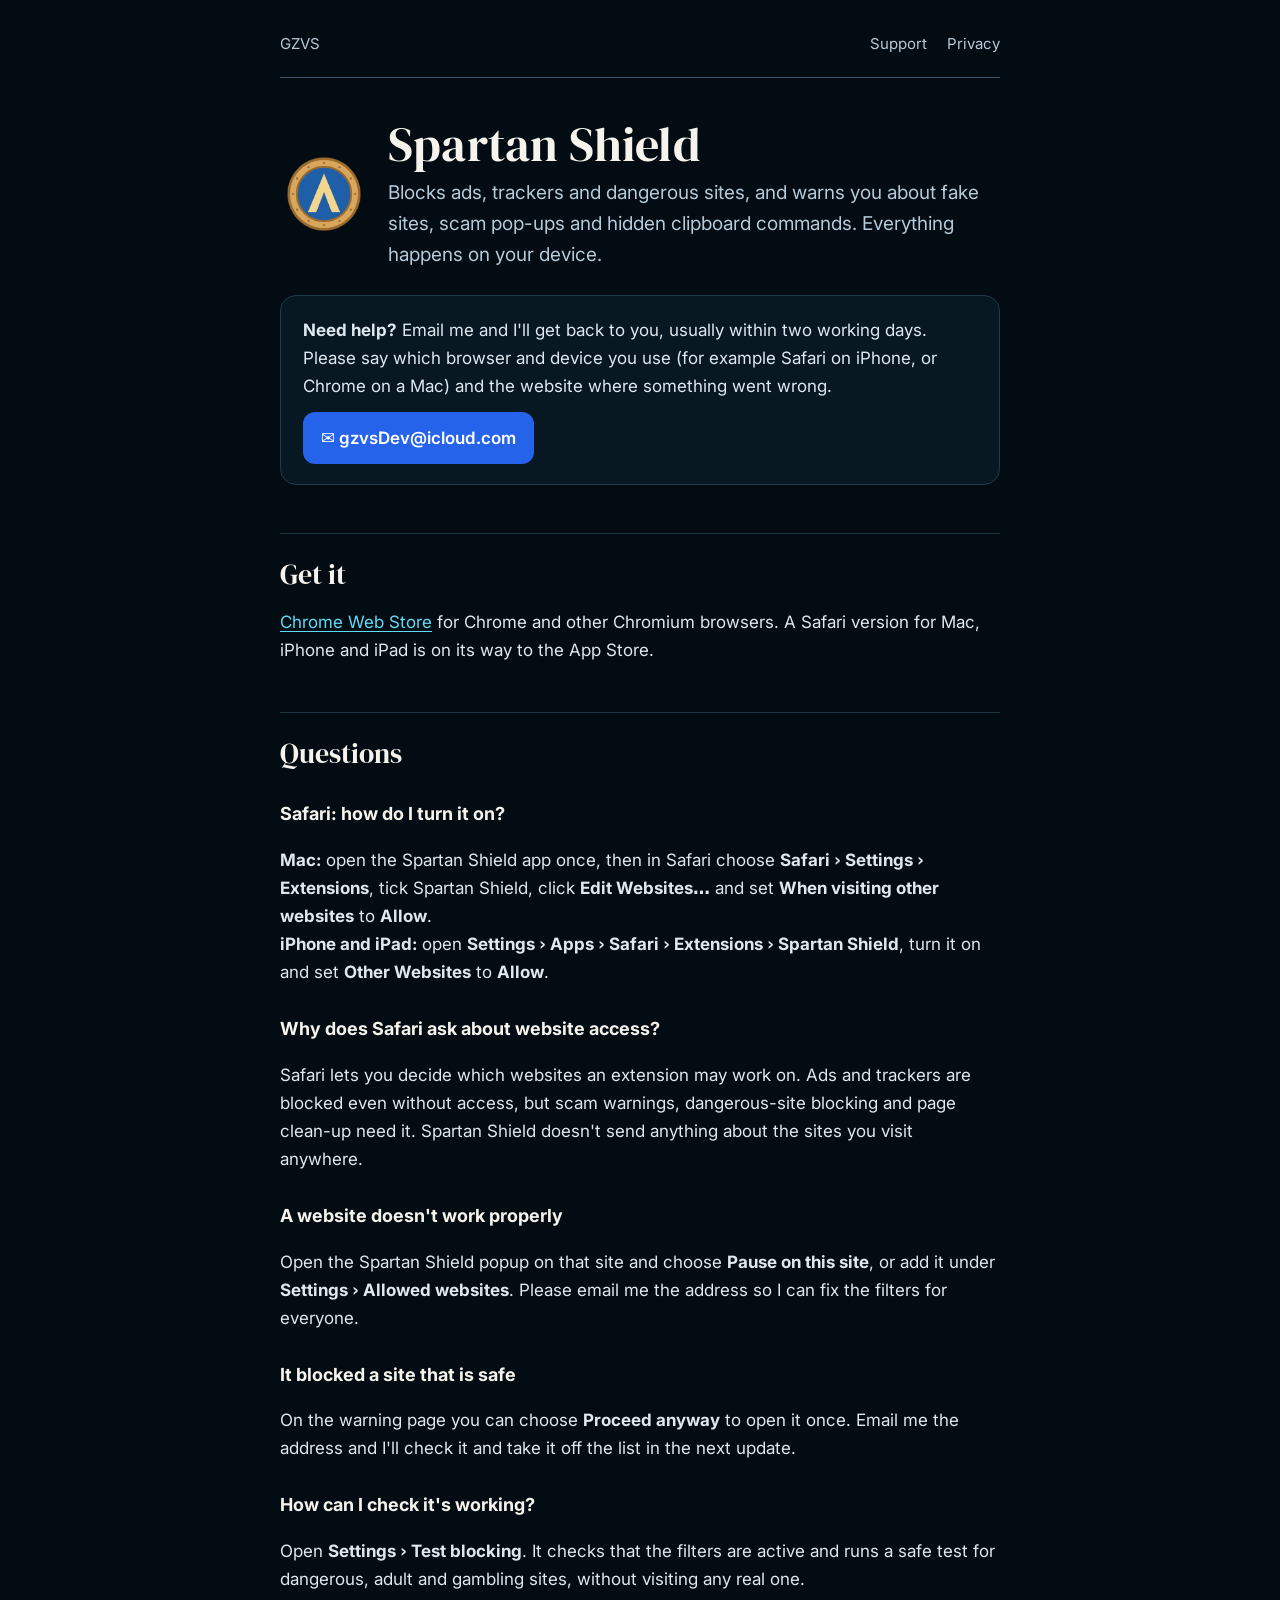
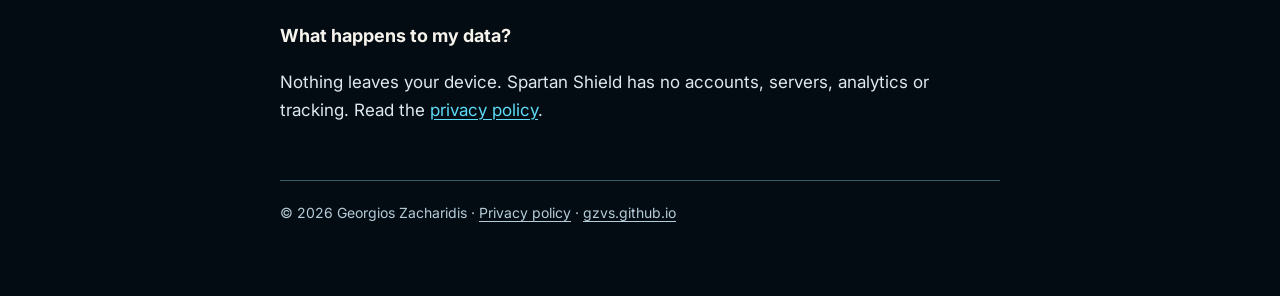
<file: spartan-shield/index.html>
<!doctype html>
<html lang="en">
<head>
  <meta charset="utf-8">
  <meta name="viewport" content="width=device-width, initial-scale=1">
  <title>Spartan Shield — Support</title>
  <meta name="description" content="Help and contact for Spartan Shield, the ad, tracker and scam blocker for Chrome and Safari.">
  <meta name="theme-color" content="#050f15">
  <meta name="color-scheme" content="dark">
  <link rel="canonical" href="https://gzvs.github.io/spartan-shield/">
  <link rel="icon" href="icon.png" type="image/png">
  <link rel="stylesheet" href="page.css?v=1">
</head>
<body>
  <a class="skip-link" href="#main">Skip to content</a>
  <div class="wrap">
    <header class="topbar">
      <a href="../">GZVS</a>
      <nav aria-label="Spartan Shield">
        <a href="./" aria-current="page">Support</a>
        <a href="privacy.html">Privacy</a>
      </nav>
    </header>

    <main id="main">
      <div class="app-head">
        <img src="icon.png" alt="Spartan Shield icon" width="88" height="88">
        <div>
          <h1>Spartan Shield</h1>
          <p class="lede">Blocks ads, trackers and dangerous sites, and warns you about fake sites, scam pop-ups and hidden clipboard commands. Everything happens on your device.</p>
        </div>
      </div>

      <div class="card">
        <p><strong>Need help?</strong> Email me and I'll get back to you, usually within two working days. Please say which browser and device you use (for example Safari on iPhone, or Chrome on a Mac) and the website where something went wrong.</p>
        <a class="contact" href="mailto:gzvsDev@icloud.com?subject=Spartan%20Shield%20support">✉️ gzvsDev@icloud.com</a>
      </div>

      <h2>Get it</h2>
      <p><a href="https://chromewebstore.google.com/detail/spartan-shield-%E2%80%94-ad-scam/ddbkeiegnoplmobkcnbnnoneicmdchal" rel="noopener">Chrome Web Store</a> for Chrome and other Chromium browsers. A Safari version for Mac, iPhone and iPad is on its way to the App Store.</p>

      <h2>Questions</h2>

      <h3>Safari: how do I turn it on?</h3>
      <p><strong>Mac:</strong> open the Spartan Shield app once, then in Safari choose <strong>Safari › Settings › Extensions</strong>, tick Spartan Shield, click <strong>Edit Websites…</strong> and set <strong>When visiting other websites</strong> to <strong>Allow</strong>.<br>
      <strong>iPhone and iPad:</strong> open <strong>Settings › Apps › Safari › Extensions › Spartan Shield</strong>, turn it on and set <strong>Other Websites</strong> to <strong>Allow</strong>.</p>

      <h3>Why does Safari ask about website access?</h3>
      <p>Safari lets you decide which websites an extension may work on. Ads and trackers are blocked even without access, but scam warnings, dangerous-site blocking and page clean-up need it. Spartan Shield doesn't send anything about the sites you visit anywhere.</p>

      <h3>A website doesn't work properly</h3>
      <p>Open the Spartan Shield popup on that site and choose <strong>Pause on this site</strong>, or add it under <strong>Settings › Allowed websites</strong>. Please email me the address so I can fix the filters for everyone.</p>

      <h3>It blocked a site that is safe</h3>
      <p>On the warning page you can choose <strong>Proceed anyway</strong> to open it once. Email me the address and I'll check it and take it off the list in the next update.</p>

      <h3>How can I check it's working?</h3>
      <p>Open <strong>Settings › Test blocking</strong>. It checks that the filters are active and runs a safe test for dangerous, adult and gambling sites, without visiting any real one.</p>

      <h3>What happens to my data?</h3>
      <p>Nothing leaves your device. Spartan Shield has no accounts, servers, analytics or tracking. Read the <a href="privacy.html">privacy policy</a>.</p>
    </main>

    <footer>
      © 2026 Georgios Zacharidis · <a href="privacy.html">Privacy policy</a> · <a href="../">gzvs.github.io</a>
    </footer>
  </div>
</body>
</html>
</file>
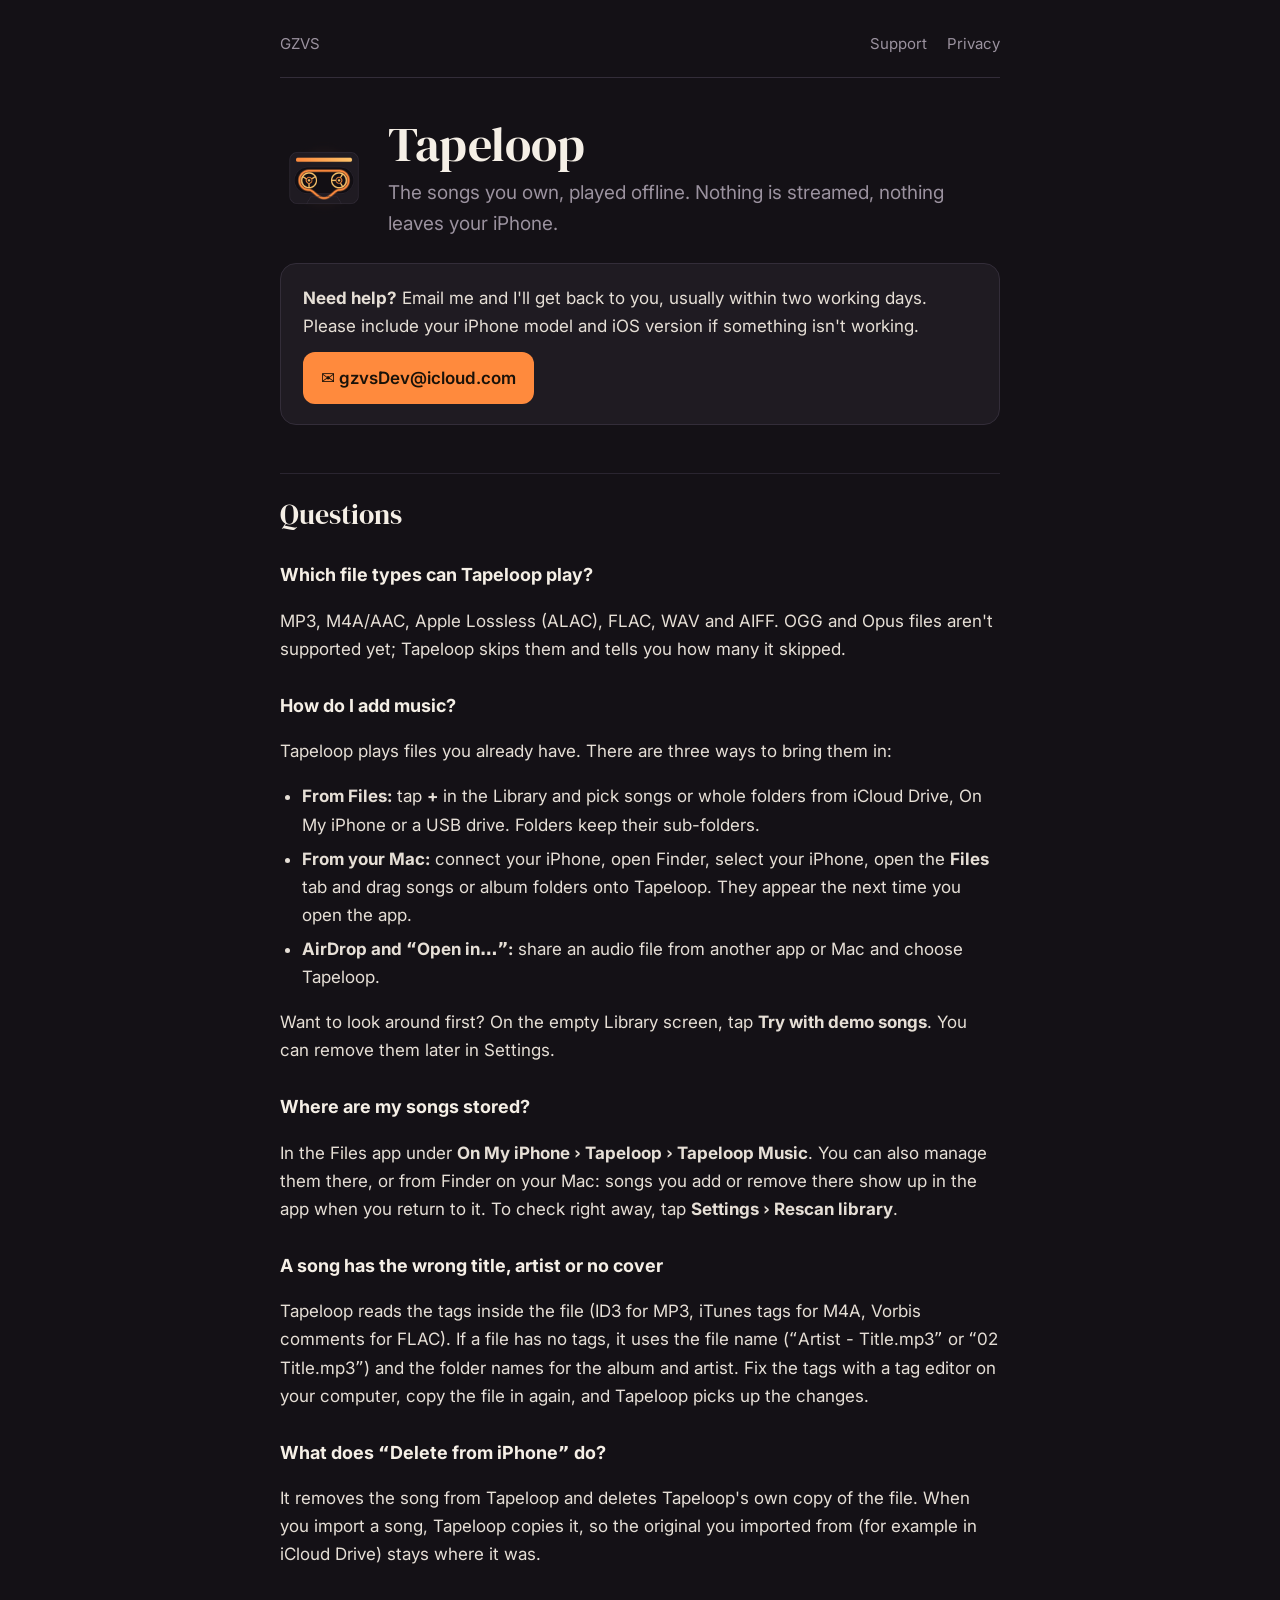
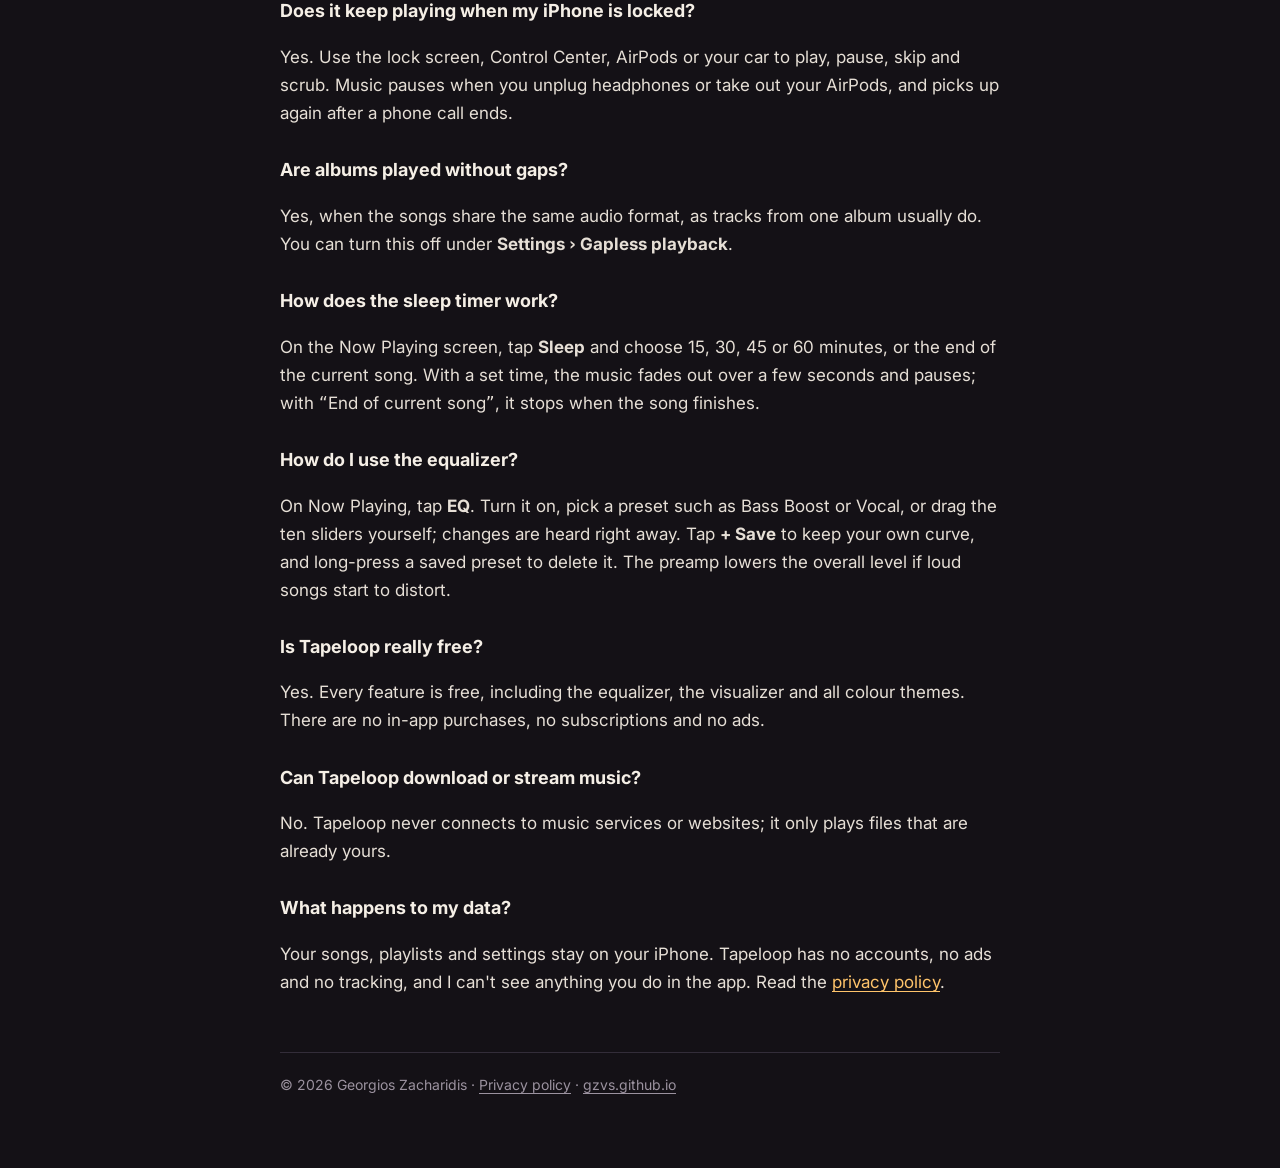
<file: tapeloop/index.html>
<!doctype html>
<html lang="en">
<head>
  <meta charset="utf-8">
  <meta name="viewport" content="width=device-width, initial-scale=1">
  <title>Tapeloop — Support</title>
  <meta name="description" content="Help and contact for Tapeloop, the offline iPhone music player for the MP3, M4A, ALAC, FLAC, WAV and AIFF files you already own.">
  <meta name="theme-color" content="#141116">
  <meta name="color-scheme" content="dark">
  <link rel="canonical" href="https://gzvs.github.io/tapeloop/">
  <link rel="icon" href="icon.png" type="image/png">
  <meta property="og:title" content="Tapeloop — Offline Music Player">
  <meta property="og:description" content="Play the songs you own, offline. No streaming, no account, no tracking.">
  <meta property="og:image" content="https://gzvs.github.io/tapeloop/icon.png">
  <link rel="stylesheet" href="page.css?v=1">
</head>
<body>
  <a class="skip-link" href="#main">Skip to content</a>
  <div class="wrap">
    <header class="topbar">
      <a href="../">GZVS</a>
      <nav aria-label="Tapeloop">
        <a href="./" aria-current="page">Support</a>
        <a href="privacy.html">Privacy</a>
      </nav>
    </header>

    <main id="main">
      <div class="app-head">
        <img src="icon.png" alt="Tapeloop app icon" width="88" height="88">
        <div>
          <h1>Tapeloop</h1>
          <p class="lede">The songs you own, played offline. Nothing is streamed, nothing leaves your iPhone.</p>
        </div>
      </div>

      <div class="card">
        <p><strong>Need help?</strong> Email me and I'll get back to you, usually within two working days. Please include your iPhone model and iOS version if something isn't working.</p>
        <a class="contact" href="mailto:gzvsDev@icloud.com?subject=Tapeloop%20support">✉️ gzvsDev@icloud.com</a>
      </div>

      <h2>Questions</h2>

      <h3>Which file types can Tapeloop play?</h3>
      <p>MP3, M4A/AAC, Apple Lossless (ALAC), FLAC, WAV and AIFF. OGG and Opus files aren't supported yet; Tapeloop skips them and tells you how many it skipped.</p>

      <h3>How do I add music?</h3>
      <p>Tapeloop plays files you already have. There are three ways to bring them in:</p>
      <ul>
        <li><strong>From Files:</strong> tap <strong>+</strong> in the Library and pick songs or whole folders from iCloud Drive, On My iPhone or a USB drive. Folders keep their sub-folders.</li>
        <li><strong>From your Mac:</strong> connect your iPhone, open Finder, select your iPhone, open the <strong>Files</strong> tab and drag songs or album folders onto Tapeloop. They appear the next time you open the app.</li>
        <li><strong>AirDrop and “Open in…”:</strong> share an audio file from another app or Mac and choose Tapeloop.</li>
      </ul>
      <p>Want to look around first? On the empty Library screen, tap <strong>Try with demo songs</strong>. You can remove them later in Settings.</p>

      <h3>Where are my songs stored?</h3>
      <p>In the Files app under <strong>On My iPhone › Tapeloop › Tapeloop Music</strong>. You can also manage them there, or from Finder on your Mac: songs you add or remove there show up in the app when you return to it. To check right away, tap <strong>Settings › Rescan library</strong>.</p>

      <h3>A song has the wrong title, artist or no cover</h3>
      <p>Tapeloop reads the tags inside the file (ID3 for MP3, iTunes tags for M4A, Vorbis comments for FLAC). If a file has no tags, it uses the file name (“Artist - Title.mp3” or “02 Title.mp3”) and the folder names for the album and artist. Fix the tags with a tag editor on your computer, copy the file in again, and Tapeloop picks up the changes.</p>

      <h3>What does “Delete from iPhone” do?</h3>
      <p>It removes the song from Tapeloop and deletes Tapeloop's own copy of the file. When you import a song, Tapeloop copies it, so the original you imported from (for example in iCloud Drive) stays where it was.</p>

      <h3>Does it keep playing when my iPhone is locked?</h3>
      <p>Yes. Use the lock screen, Control Center, AirPods or your car to play, pause, skip and scrub. Music pauses when you unplug headphones or take out your AirPods, and picks up again after a phone call ends.</p>

      <h3>Are albums played without gaps?</h3>
      <p>Yes, when the songs share the same audio format, as tracks from one album usually do. You can turn this off under <strong>Settings › Gapless playback</strong>.</p>

      <h3>How does the sleep timer work?</h3>
      <p>On the Now Playing screen, tap <strong>Sleep</strong> and choose 15, 30, 45 or 60 minutes, or the end of the current song. With a set time, the music fades out over a few seconds and pauses; with “End of current song”, it stops when the song finishes.</p>

      <h3>How do I use the equalizer?</h3>
      <p>On Now Playing, tap <strong>EQ</strong>. Turn it on, pick a preset such as Bass Boost or Vocal, or drag the ten sliders yourself; changes are heard right away. Tap <strong>+ Save</strong> to keep your own curve, and long-press a saved preset to delete it. The preamp lowers the overall level if loud songs start to distort.</p>

      <h3>Is Tapeloop really free?</h3>
      <p>Yes. Every feature is free, including the equalizer, the visualizer and all colour themes. There are no in-app purchases, no subscriptions and no ads.</p>

      <h3>Can Tapeloop download or stream music?</h3>
      <p>No. Tapeloop never connects to music services or websites; it only plays files that are already yours.</p>

      <h3>What happens to my data?</h3>
      <p>Your songs, playlists and settings stay on your iPhone. Tapeloop has no accounts, no ads and no tracking, and I can't see anything you do in the app. Read the <a href="privacy.html">privacy policy</a>.</p>
    </main>

    <footer>
      © 2026 Georgios Zacharidis · <a href="privacy.html">Privacy policy</a> · <a href="../">gzvs.github.io</a>
    </footer>
  </div>
</body>
</html>
</file>
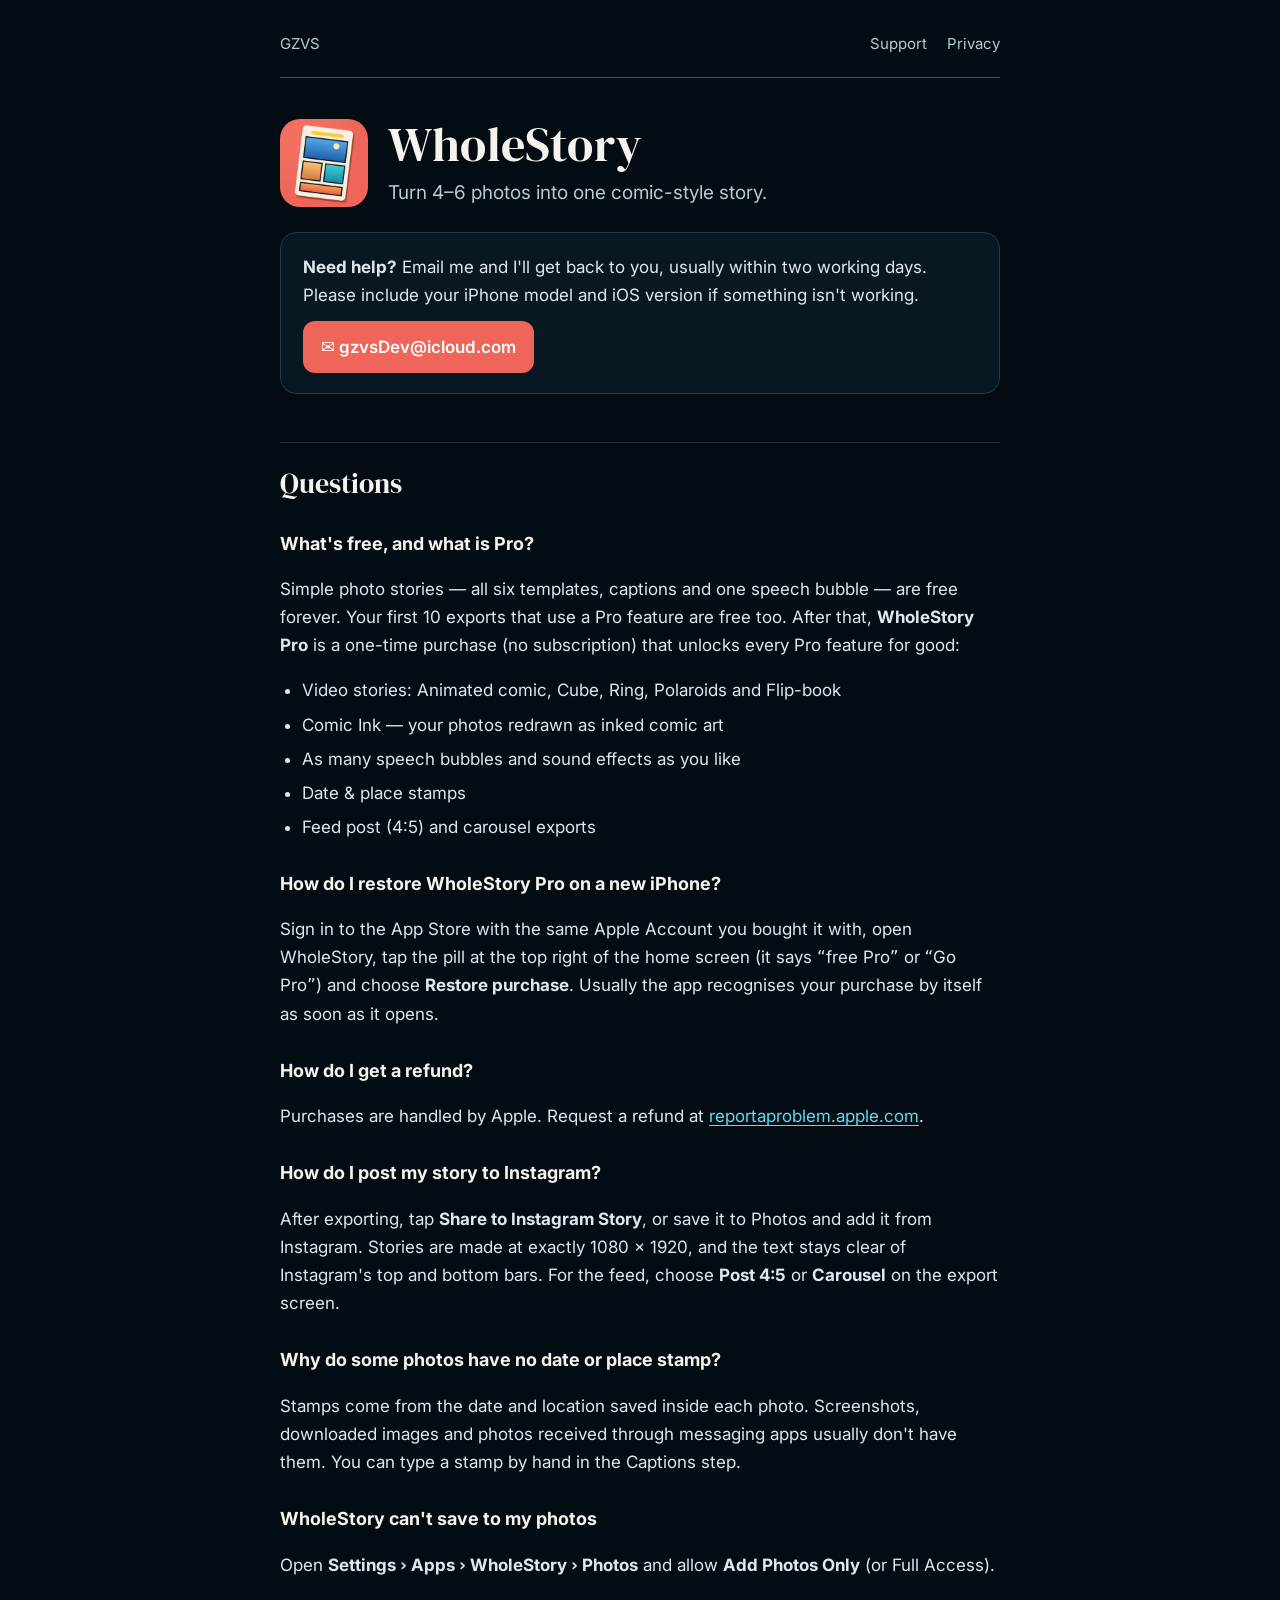
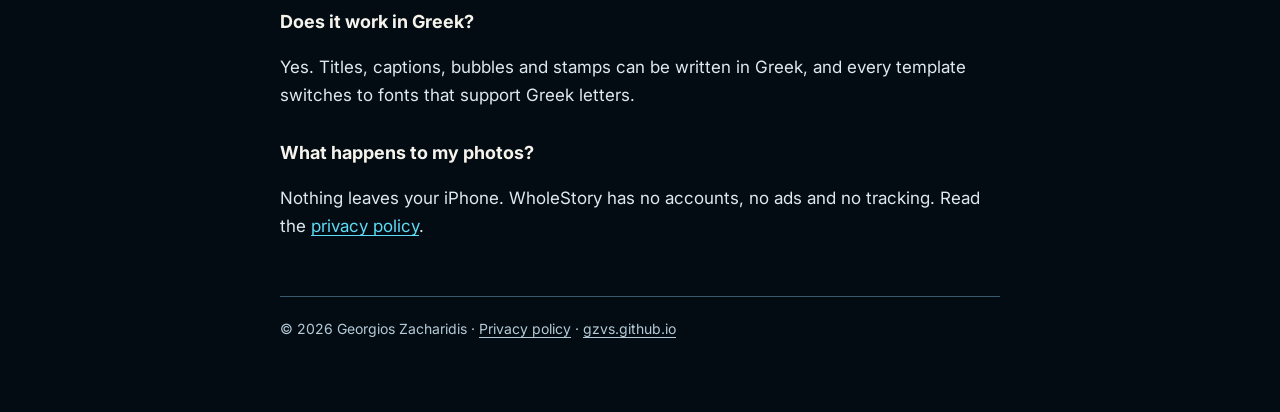
<file: wholestory/index.html>
<!doctype html>
<html lang="en">
<head>
  <meta charset="utf-8">
  <meta name="viewport" content="width=device-width, initial-scale=1">
  <title>WholeStory — Support</title>
  <meta name="description" content="Help and contact for WholeStory, the iPhone app that turns 4–6 photos with captions into a comic-style story for Instagram Stories.">
  <meta name="theme-color" content="#050f15">
  <meta name="color-scheme" content="dark">
  <link rel="canonical" href="https://gzvs.github.io/wholestory/">
  <link rel="icon" href="icon.png" type="image/png">
  <meta property="og:title" content="WholeStory — Story Maker">
  <meta property="og:description" content="Turn 4–6 photos into one comic-style story, ready for Instagram Stories.">
  <meta property="og:image" content="https://gzvs.github.io/wholestory/icon.png">
  <link rel="stylesheet" href="page.css?v=1">
</head>
<body>
  <a class="skip-link" href="#main">Skip to content</a>
  <div class="wrap">
    <header class="topbar">
      <a href="../">GZVS</a>
      <nav aria-label="WholeStory">
        <a href="./" aria-current="page">Support</a>
        <a href="privacy.html">Privacy</a>
      </nav>
    </header>

    <main id="main">
      <div class="app-head">
        <img src="icon.png" alt="WholeStory app icon" width="88" height="88">
        <div>
          <h1>WholeStory</h1>
          <p class="lede">Turn 4–6 photos into one comic-style story.</p>
        </div>
      </div>

      <div class="card">
        <p><strong>Need help?</strong> Email me and I'll get back to you, usually within two working days. Please include your iPhone model and iOS version if something isn't working.</p>
        <a class="contact" href="mailto:gzvsDev@icloud.com?subject=WholeStory%20support">✉️ gzvsDev@icloud.com</a>
      </div>

      <h2>Questions</h2>

      <h3>What's free, and what is Pro?</h3>
      <p>Simple photo stories — all six templates, captions and one speech bubble — are free forever. Your first 10 exports that use a Pro feature are free too. After that, <strong>WholeStory Pro</strong> is a one-time purchase (no subscription) that unlocks every Pro feature for good:</p>
      <ul>
        <li>Video stories: Animated comic, Cube, Ring, Polaroids and Flip-book</li>
        <li>Comic Ink — your photos redrawn as inked comic art</li>
        <li>As many speech bubbles and sound effects as you like</li>
        <li>Date &amp; place stamps</li>
        <li>Feed post (4:5) and carousel exports</li>
      </ul>

      <h3>How do I restore WholeStory Pro on a new iPhone?</h3>
      <p>Sign in to the App Store with the same Apple Account you bought it with, open WholeStory, tap the pill at the top right of the home screen (it says “free Pro” or “Go Pro”) and choose <strong>Restore purchase</strong>. Usually the app recognises your purchase by itself as soon as it opens.</p>

      <h3>How do I get a refund?</h3>
      <p>Purchases are handled by Apple. Request a refund at <a href="https://reportaproblem.apple.com" rel="noopener">reportaproblem.apple.com</a>.</p>

      <h3>How do I post my story to Instagram?</h3>
      <p>After exporting, tap <strong>Share to Instagram Story</strong>, or save it to Photos and add it from Instagram. Stories are made at exactly 1080 × 1920, and the text stays clear of Instagram's top and bottom bars. For the feed, choose <strong>Post 4:5</strong> or <strong>Carousel</strong> on the export screen.</p>

      <h3>Why do some photos have no date or place stamp?</h3>
      <p>Stamps come from the date and location saved inside each photo. Screenshots, downloaded images and photos received through messaging apps usually don't have them. You can type a stamp by hand in the Captions step.</p>

      <h3>WholeStory can't save to my photos</h3>
      <p>Open <strong>Settings › Apps › WholeStory › Photos</strong> and allow <strong>Add Photos Only</strong> (or Full Access).</p>

      <h3>Does it work in Greek?</h3>
      <p>Yes. Titles, captions, bubbles and stamps can be written in Greek, and every template switches to fonts that support Greek letters.</p>

      <h3>What happens to my photos?</h3>
      <p>Nothing leaves your iPhone. WholeStory has no accounts, no ads and no tracking. Read the <a href="privacy.html">privacy policy</a>.</p>
    </main>

    <footer>
      © 2026 Georgios Zacharidis · <a href="privacy.html">Privacy policy</a> · <a href="../">gzvs.github.io</a>
    </footer>
  </div>
</body>
</html>
</file>
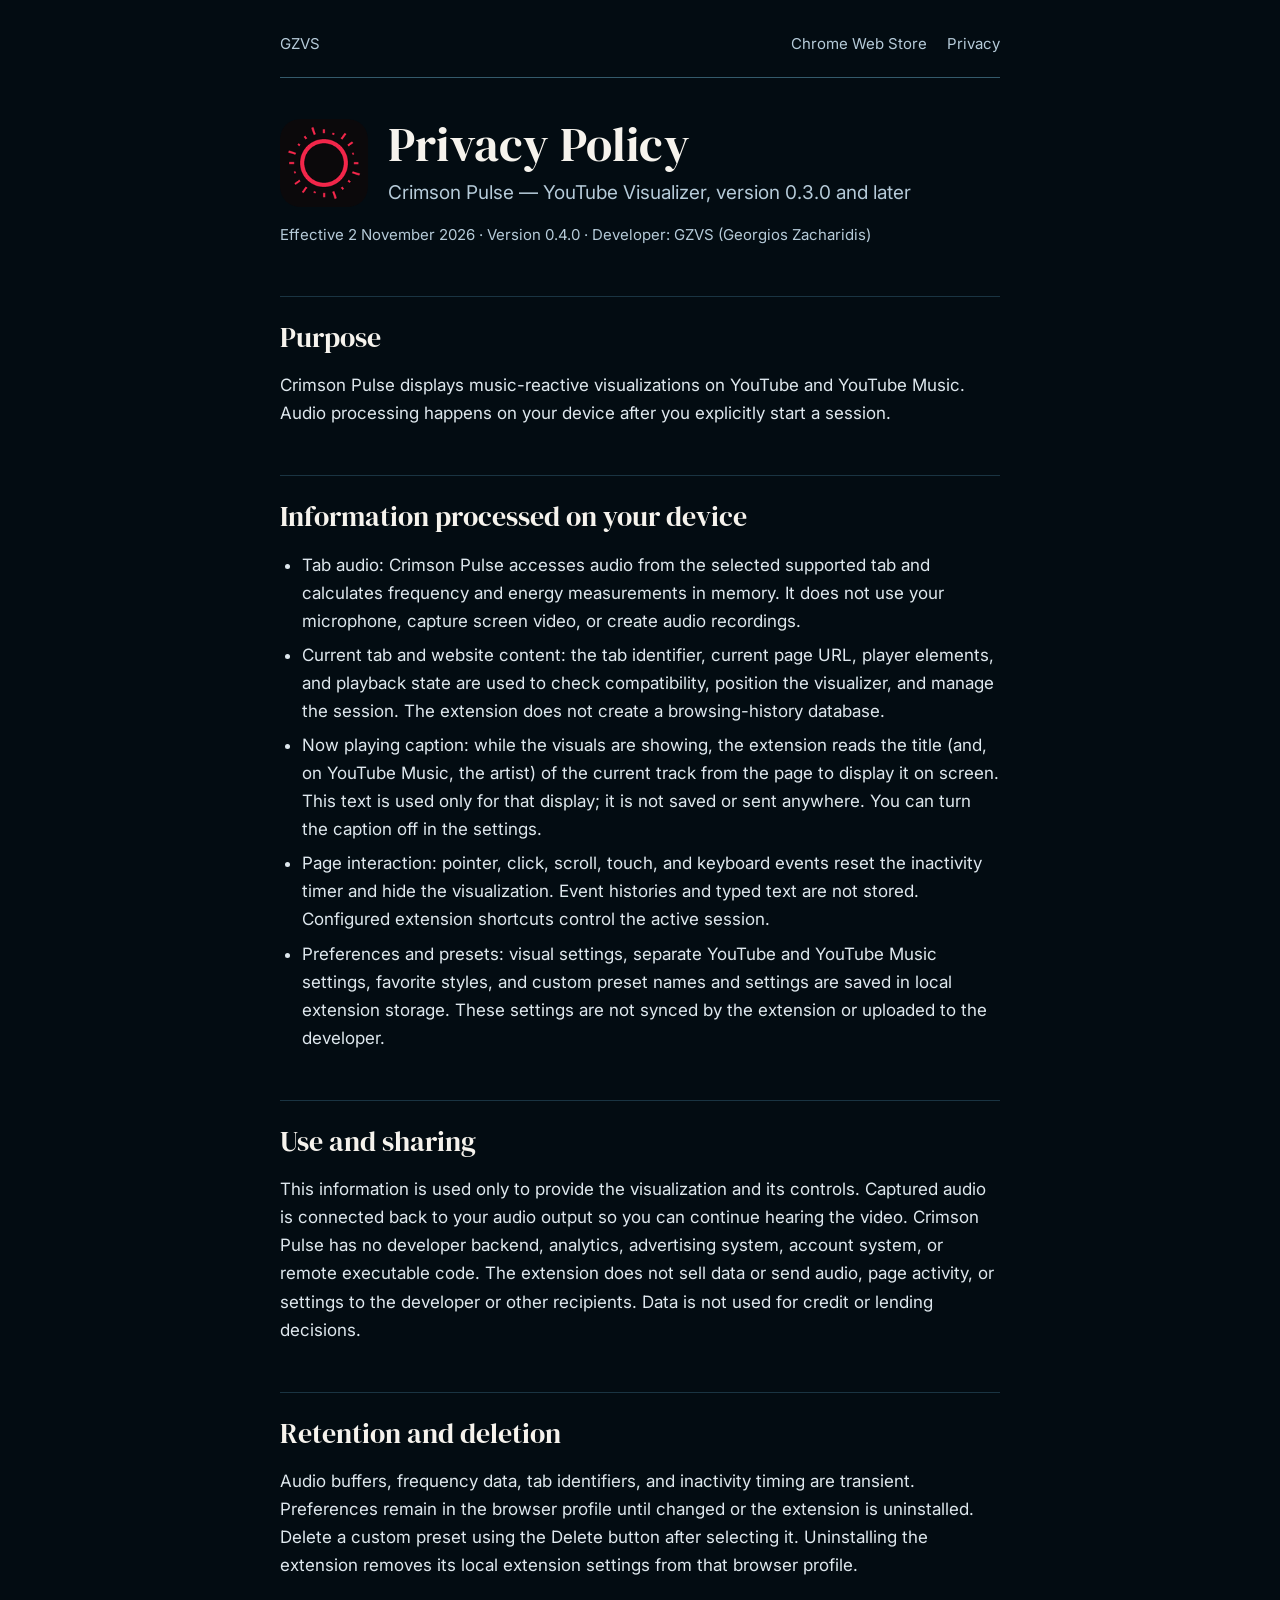
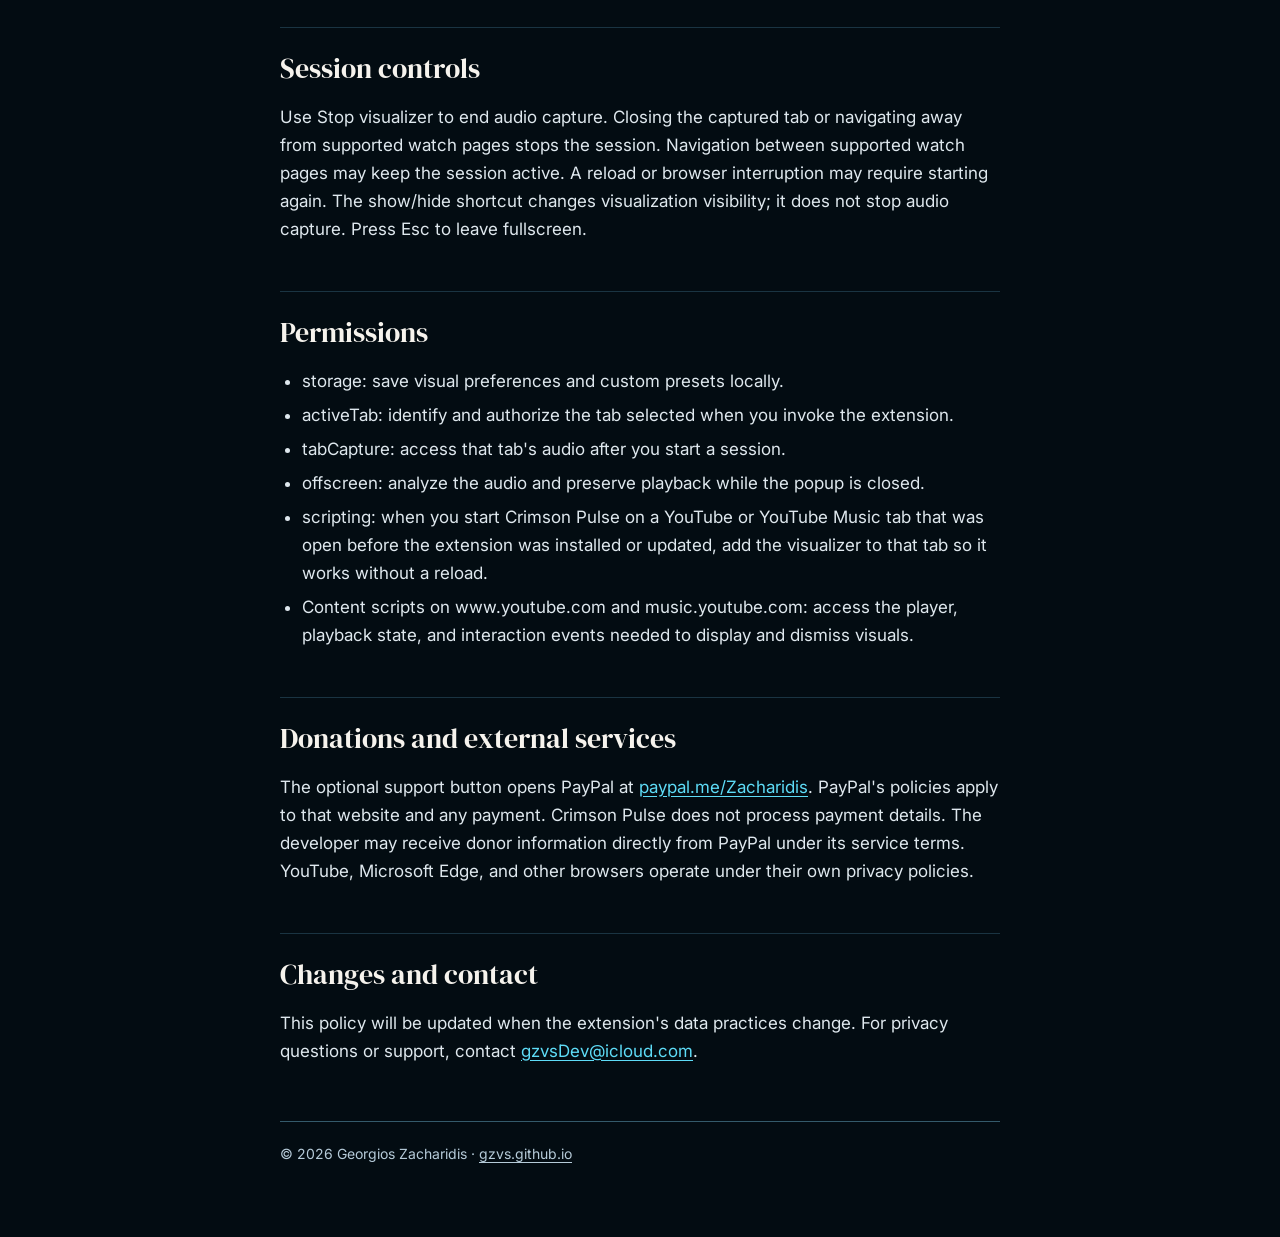
<file: crimson-pulse/privacy.html>
<!doctype html>
<html lang="en">
<head>
  <meta charset="utf-8">
  <meta name="viewport" content="width=device-width, initial-scale=1">
  <title>Crimson Pulse — Privacy Policy</title>
  <meta name="description" content="Privacy policy for Crimson Pulse, the music visualizer for YouTube and YouTube Music. Audio is analysed on your device and nothing is sent anywhere.">
  <meta name="theme-color" content="#050f15">
  <meta name="color-scheme" content="dark">
  <link rel="canonical" href="https://gzvs.github.io/crimson-pulse/privacy.html">
  <link rel="icon" href="icon.png" type="image/png">
  <link rel="stylesheet" href="page.css?v=1">
</head>
<body>
  <a class="skip-link" href="#main">Skip to content</a>
  <div class="wrap">
    <header class="topbar">
      <a href="../">GZVS</a>
      <nav aria-label="Crimson Pulse">
        <a href="https://chromewebstore.google.com/detail/crimson-pulse-youtube-vis/odhiojnfkdcbklanamllkpgdakkomaog" rel="noopener">Chrome Web Store</a>
        <a href="privacy.html" aria-current="page">Privacy</a>
      </nav>
    </header>

    <main id="main">
      <div class="app-head">
        <img src="icon.png" alt="" width="88" height="88">
        <div>
          <h1>Privacy Policy</h1>
          <p class="lede">Crimson Pulse — YouTube Visualizer, version 0.3.0 and later</p>
        </div>
      </div>
      <p class="small">Effective 2 November 2026 · Version 0.4.0 · Developer: GZVS (Georgios Zacharidis)</p>

      <h2>Purpose</h2>
      <p>Crimson Pulse displays music-reactive visualizations on YouTube and YouTube Music. Audio processing happens on your device after you explicitly start a session.</p>
      <h2>Information processed on your device</h2>
      <ul>
      <li>Tab audio: Crimson Pulse accesses audio from the selected supported tab and calculates frequency and energy measurements in memory. It does not use your microphone, capture screen video, or create audio recordings.</li>
      <li>Current tab and website content: the tab identifier, current page URL, player elements, and playback state are used to check compatibility, position the visualizer, and manage the session. The extension does not create a browsing-history database.</li>
      <li>Now playing caption: while the visuals are showing, the extension reads the title (and, on YouTube Music, the artist) of the current track from the page to display it on screen. This text is used only for that display; it is not saved or sent anywhere. You can turn the caption off in the settings.</li>
      <li>Page interaction: pointer, click, scroll, touch, and keyboard events reset the inactivity timer and hide the visualization. Event histories and typed text are not stored. Configured extension shortcuts control the active session.</li>
      <li>Preferences and presets: visual settings, separate YouTube and YouTube Music settings, favorite styles, and custom preset names and settings are saved in local extension storage. These settings are not synced by the extension or uploaded to the developer.</li>
      </ul>
      <h2>Use and sharing</h2>
      <p>This information is used only to provide the visualization and its controls. Captured audio is connected back to your audio output so you can continue hearing the video. Crimson Pulse has no developer backend, analytics, advertising system, account system, or remote executable code. The extension does not sell data or send audio, page activity, or settings to the developer or other recipients. Data is not used for credit or lending decisions.</p>
      <h2>Retention and deletion</h2>
      <p>Audio buffers, frequency data, tab identifiers, and inactivity timing are transient. Preferences remain in the browser profile until changed or the extension is uninstalled. Delete a custom preset using the Delete button after selecting it. Uninstalling the extension removes its local extension settings from that browser profile.</p>
      <h2>Session controls</h2>
      <p>Use Stop visualizer to end audio capture. Closing the captured tab or navigating away from supported watch pages stops the session. Navigation between supported watch pages may keep the session active. A reload or browser interruption may require starting again. The show/hide shortcut changes visualization visibility; it does not stop audio capture. Press Esc to leave fullscreen.</p>
      <h2>Permissions</h2>
      <ul>
      <li>storage: save visual preferences and custom presets locally.</li>
      <li>activeTab: identify and authorize the tab selected when you invoke the extension.</li>
      <li>tabCapture: access that tab&#x27;s audio after you start a session.</li>
      <li>offscreen: analyze the audio and preserve playback while the popup is closed.</li>
      <li>scripting: when you start Crimson Pulse on a YouTube or YouTube Music tab that was open before the extension was installed or updated, add the visualizer to that tab so it works without a reload.</li>
      <li>Content scripts on www.youtube.com and music.youtube.com: access the player, playback state, and interaction events needed to display and dismiss visuals.</li>
      </ul>
      <h2>Donations and external services</h2>
      <p>The optional support button opens PayPal at <a href="https://paypal.me/Zacharidis" rel="noopener">paypal.me/Zacharidis</a>. PayPal&#x27;s policies apply to that website and any payment. Crimson Pulse does not process payment details. The developer may receive donor information directly from PayPal under its service terms. YouTube, Microsoft Edge, and other browsers operate under their own privacy policies.</p>
      <h2>Changes and contact</h2>
      <p>This policy will be updated when the extension&#x27;s data practices change. For privacy questions or support, contact <a href="mailto:gzvsDev@icloud.com">gzvsDev@icloud.com</a>.</p>
    </main>

    <footer>
      © 2026 Georgios Zacharidis · <a href="../">gzvs.github.io</a>
    </footer>
  </div>
</body>
</html>
</file>
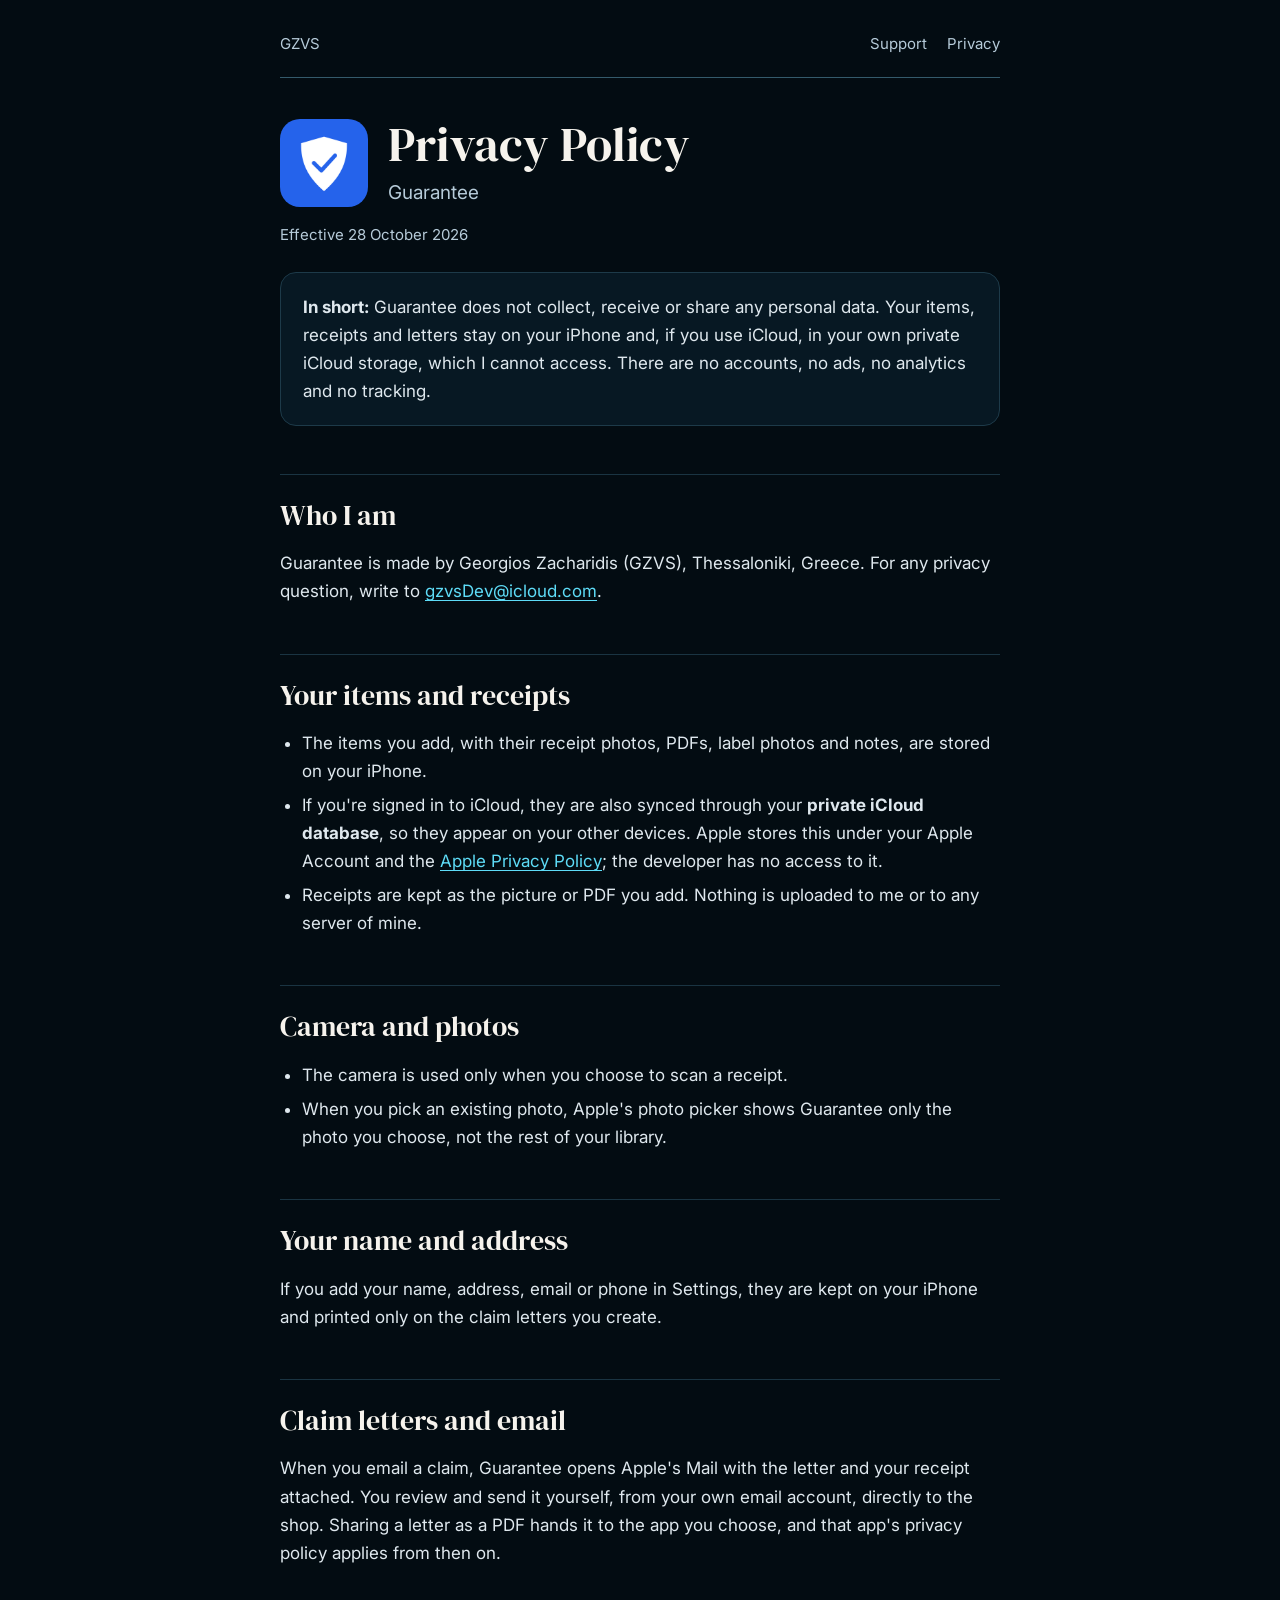
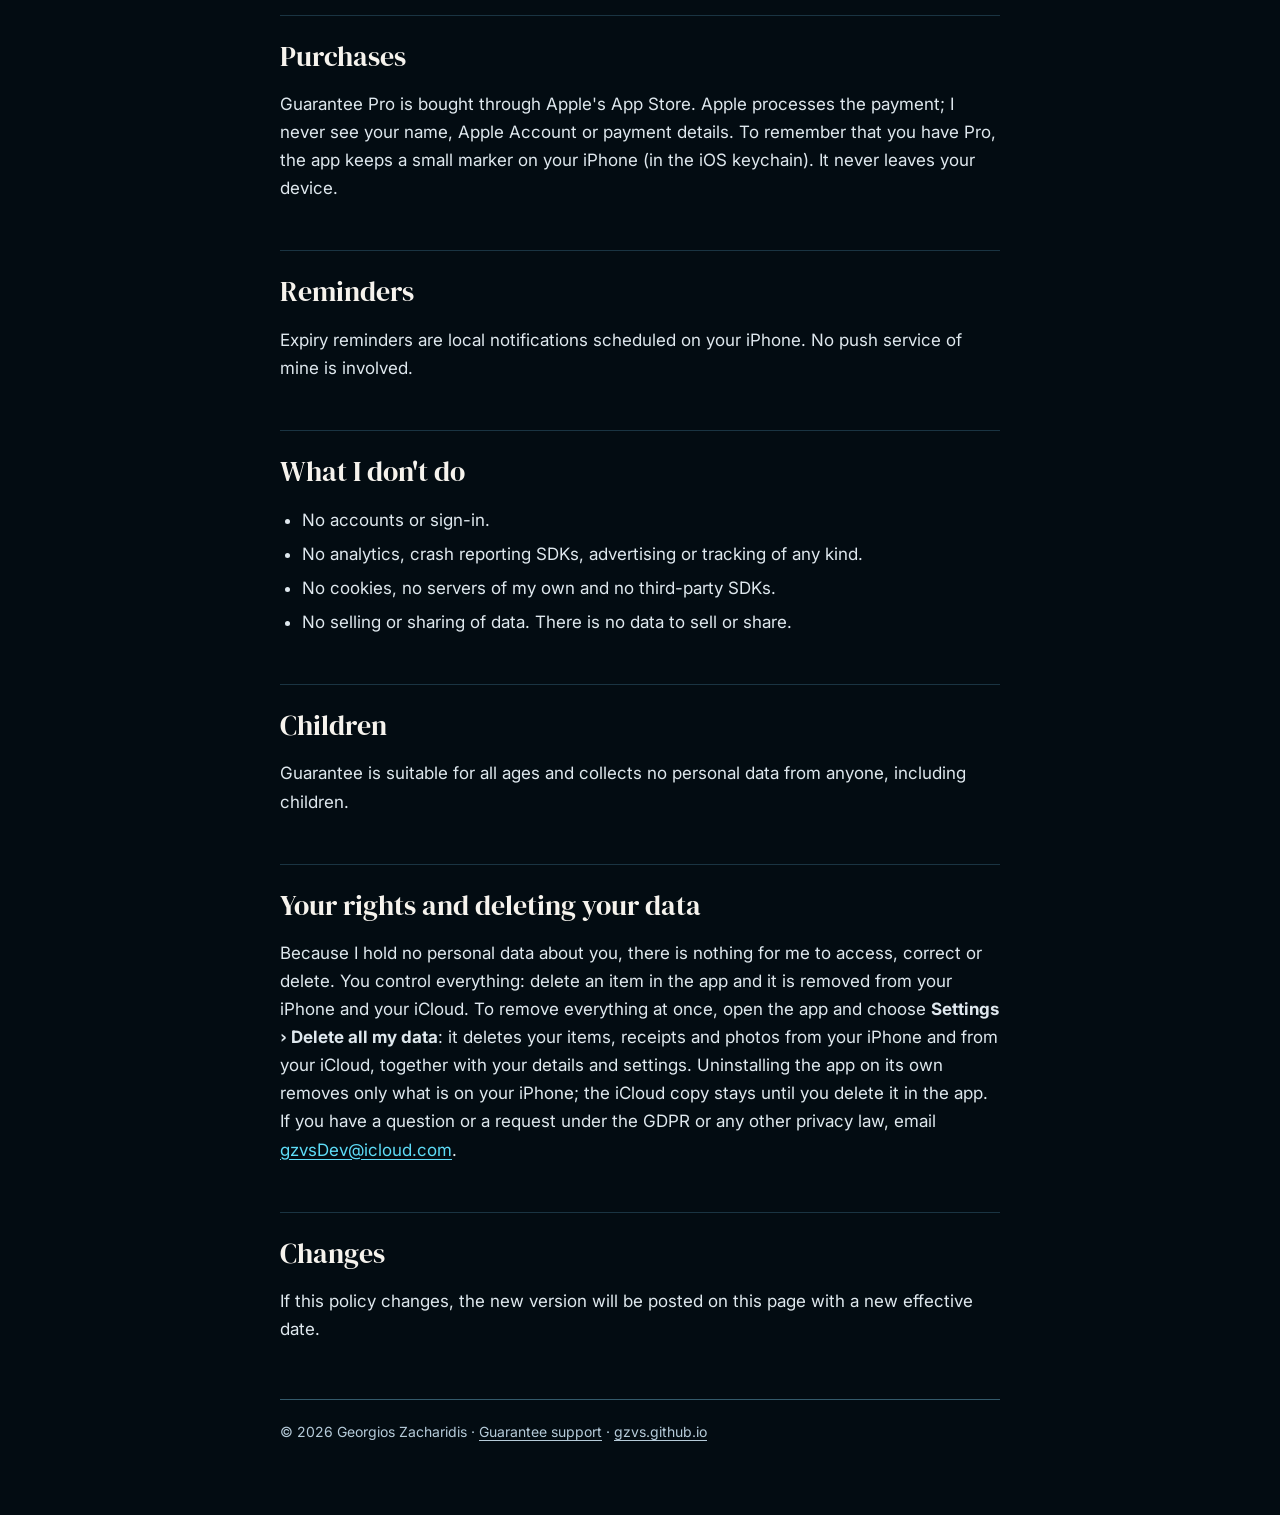
<file: guarantee/privacy.html>
<!doctype html>
<html lang="en">
<head>
  <meta charset="utf-8">
  <meta name="viewport" content="width=device-width, initial-scale=1">
  <title>Guarantee — Privacy Policy</title>
  <meta name="description" content="Privacy policy for Guarantee, the iPhone app for receipts, EU legal guarantees and claim letters. Guarantee collects no personal data.">
  <meta name="theme-color" content="#050f15">
  <meta name="color-scheme" content="dark">
  <link rel="canonical" href="https://gzvs.github.io/guarantee/privacy.html">
  <link rel="icon" href="icon.png" type="image/png">
  <link rel="stylesheet" href="page.css?v=1">
</head>
<body>
  <a class="skip-link" href="#main">Skip to content</a>
  <div class="wrap">
    <header class="topbar">
      <a href="../">GZVS</a>
      <nav aria-label="Guarantee">
        <a href="./">Support</a>
        <a href="privacy.html" aria-current="page">Privacy</a>
      </nav>
    </header>

    <main id="main">
      <div class="app-head">
        <img src="icon.png" alt="" width="88" height="88">
        <div>
          <h1>Privacy Policy</h1>
          <p class="lede">Guarantee</p>
        </div>
      </div>
      <p class="small">Effective 28 October 2026</p>

      <div class="card">
        <p><strong>In short:</strong> Guarantee does not collect, receive or share any personal data. Your items, receipts and letters stay on your iPhone and, if you use iCloud, in your own private iCloud storage, which I cannot access. There are no accounts, no ads, no analytics and no tracking.</p>
      </div>

      <h2>Who I am</h2>
      <p>Guarantee is made by Georgios Zacharidis (GZVS), Thessaloniki, Greece. For any privacy question, write to <a href="mailto:gzvsDev@icloud.com">gzvsDev@icloud.com</a>.</p>

      <h2>Your items and receipts</h2>
      <ul>
        <li>The items you add, with their receipt photos, PDFs, label photos and notes, are stored on your iPhone.</li>
        <li>If you're signed in to iCloud, they are also synced through your <strong>private iCloud database</strong>, so they appear on your other devices. Apple stores this under your Apple Account and the <a href="https://www.apple.com/legal/privacy/" rel="noopener">Apple Privacy Policy</a>; the developer has no access to it.</li>
        <li>Receipts are kept as the picture or PDF you add. Nothing is uploaded to me or to any server of mine.</li>
      </ul>

      <h2>Camera and photos</h2>
      <ul>
        <li>The camera is used only when you choose to scan a receipt.</li>
        <li>When you pick an existing photo, Apple's photo picker shows Guarantee only the photo you choose, not the rest of your library.</li>
      </ul>

      <h2>Your name and address</h2>
      <p>If you add your name, address, email or phone in Settings, they are kept on your iPhone and printed only on the claim letters you create.</p>

      <h2>Claim letters and email</h2>
      <p>When you email a claim, Guarantee opens Apple's Mail with the letter and your receipt attached. You review and send it yourself, from your own email account, directly to the shop. Sharing a letter as a PDF hands it to the app you choose, and that app's privacy policy applies from then on.</p>

      <h2>Purchases</h2>
      <p>Guarantee Pro is bought through Apple's App Store. Apple processes the payment; I never see your name, Apple Account or payment details. To remember that you have Pro, the app keeps a small marker on your iPhone (in the iOS keychain). It never leaves your device.</p>

      <h2>Reminders</h2>
      <p>Expiry reminders are local notifications scheduled on your iPhone. No push service of mine is involved.</p>

      <h2>What I don't do</h2>
      <ul>
        <li>No accounts or sign-in.</li>
        <li>No analytics, crash reporting SDKs, advertising or tracking of any kind.</li>
        <li>No cookies, no servers of my own and no third-party SDKs.</li>
        <li>No selling or sharing of data. There is no data to sell or share.</li>
      </ul>

      <h2>Children</h2>
      <p>Guarantee is suitable for all ages and collects no personal data from anyone, including children.</p>

      <h2>Your rights and deleting your data</h2>
      <p>Because I hold no personal data about you, there is nothing for me to access, correct or delete. You control everything: delete an item in the app and it is removed from your iPhone and your iCloud. To remove everything at once, open the app and choose <strong>Settings › Delete all my data</strong>: it deletes your items, receipts and photos from your iPhone and from your iCloud, together with your details and settings. Uninstalling the app on its own removes only what is on your iPhone; the iCloud copy stays until you delete it in the app. If you have a question or a request under the GDPR or any other privacy law, email <a href="mailto:gzvsDev@icloud.com">gzvsDev@icloud.com</a>.</p>

      <h2>Changes</h2>
      <p>If this policy changes, the new version will be posted on this page with a new effective date.</p>
    </main>

    <footer>
      © 2026 Georgios Zacharidis · <a href="./">Guarantee support</a> · <a href="../">gzvs.github.io</a>
    </footer>
  </div>
</body>
</html>
</file>
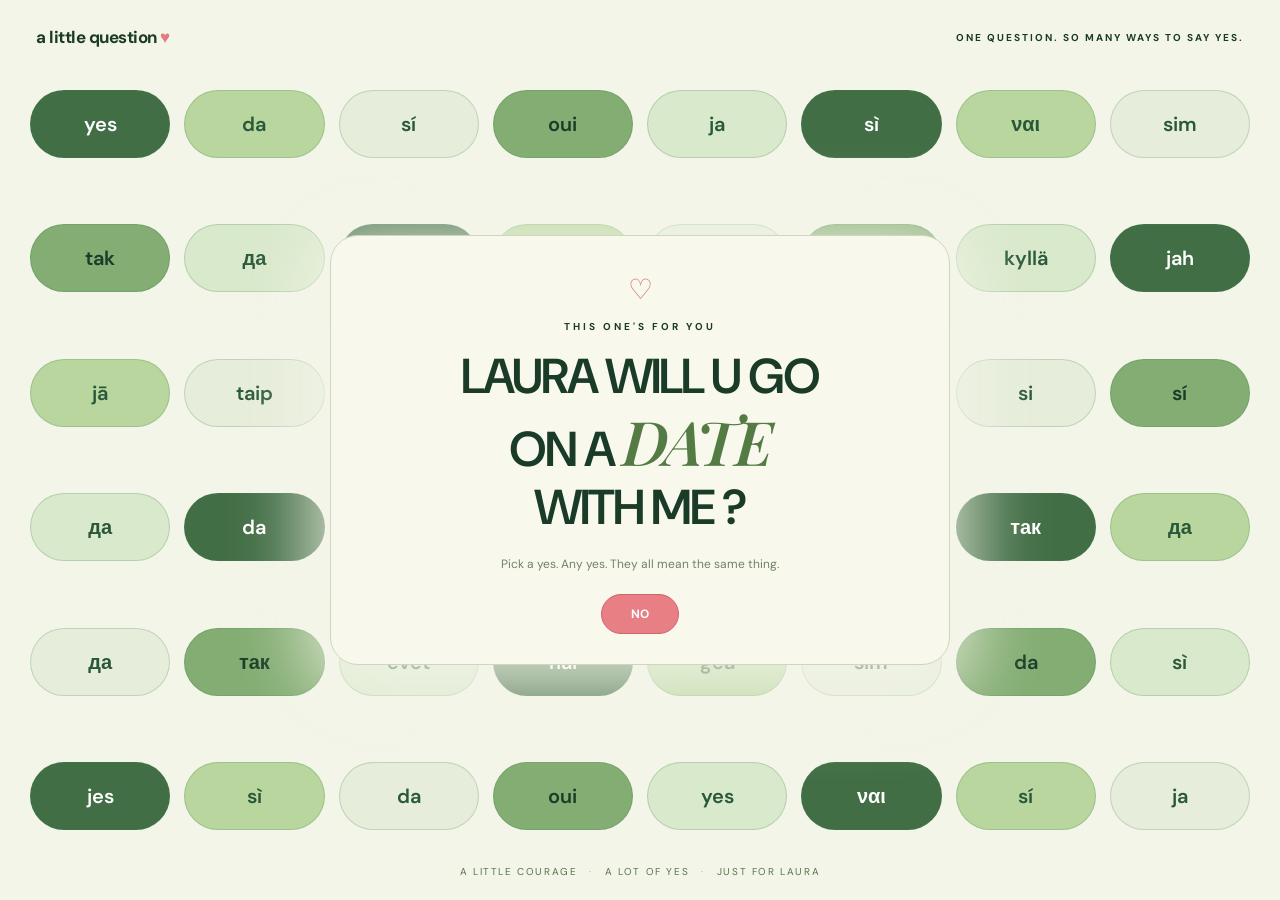
<file: more/date.html>
<!DOCTYPE html>
<html lang="en">
<head>
<meta charset="UTF-8"><meta name="viewport" content="width=device-width, initial-scale=1">
<title>Laura, say yes?</title>
<style>
@import url('https://fonts.googleapis.com/css2?family=DM+Sans:wght@400;500;600;700&family=Playfair+Display:ital,wght@1,600&display=swap');
:root{font-family:'DM Sans',sans-serif;color:#193b28;background:#f4f5e9}*{box-sizing:border-box}body{margin:0;min-height:100svh}button{font:inherit}header{position:fixed;z-index:3;top:0;left:0;right:0;display:flex;justify-content:space-between;align-items:center;padding:26px 36px;pointer-events:none;font-size:12px;font-weight:700;letter-spacing:2px;text-transform:uppercase}.brand{font-size:17px;letter-spacing:-.5px;text-transform:none}.brand span{color:#e4797f}header .note{font-size:10px}.field{min-height:100svh;display:grid;grid-template-columns:repeat(8,1fr);gap:14px;padding:90px 30px 70px;align-content:space-between}.yes{border:1px solid #3e80513d;border-radius:100px;padding:20px 8px;min-height:68px;background:#d9e9cb;color:#285739;cursor:pointer;font-size:20px;font-weight:600;transition:transform .2s,background .2s,box-shadow .2s}.yes:nth-child(5n+1){background:#426e45;color:#fff}.yes:nth-child(5n+2){background:#b8d69d}.yes:nth-child(5n+3){background:#e6edda}.yes:nth-child(5n+4){background:#83ad72;color:#183c28}.yes:hover{transform:rotate(-5deg) scale(1.07);background:#254d31;color:white;box-shadow:0 5px 20px #214c3020}.yes:focus-visible,.no:focus-visible,.close:focus-visible{outline:3px solid #cf6c79;outline-offset:4px}.question{position:absolute;z-index:2;top:50%;left:50%;transform:translate(-50%,-50%);width:min(620px,90vw);text-align:center;background:#f9f8ed;border:1px solid #ced6bc;border-radius:28px;padding:35px 40px 30px;box-shadow:0 12px 70px 25px #f4f5e9c9}.eyebrow{font-size:10px;font-weight:700;letter-spacing:3px;margin:0 0 15px}.heart{color:#d6797e;font-size:28px;display:block;margin-bottom:12px}h1{font-size:clamp(29px,3.9vw,49px);font-weight:600;line-height:1.17;letter-spacing:-2px;margin:0}h1 em{font-family:'Playfair Display',Georgia,serif;font-weight:600;color:#547b43;font-size:1.25em}.subtitle{color:#71816a;font-size:12px;margin:20px 0 22px}.no-wrap{position:relative;display:inline-block}.no{border:1px solid #cd666c;border-radius:30px;background:#e77f85;color:#fff;font-size:12px;font-weight:700;padding:11px 29px;cursor:not-allowed}.tooltip{position:absolute;bottom:calc(100% + 10px);left:50%;transform:translateX(-50%) translateY(4px);background:#263b2b;color:#fff;padding:10px 14px;border-radius:9px;white-space:nowrap;font-size:12px;opacity:0;visibility:hidden;transition:.15s;pointer-events:none;box-shadow:0 4px 20px #0002}.no-wrap:hover .tooltip,.no-wrap:focus-within .tooltip,.no-wrap.show .tooltip{opacity:1;visibility:visible;transform:translateX(-50%) translateY(0)}footer{position:fixed;bottom:22px;left:0;right:0;text-align:center;z-index:3;font-size:10px;letter-spacing:1.6px;color:#56734d;pointer-events:none}.dot{padding:0 12px;color:#a5b596}dialog{border:1px solid #c8d7ba;border-radius:28px;text-align:center;color:#234630;background:#f9f8ed;padding:45px 30px;width:min(440px,90vw);box-shadow:0 20px 100px #17391d35}dialog::backdrop{background:#1c382b66;backdrop-filter:blur(7px)}dialog h2{font-family:'Playfair Display',Georgia,serif;font-size:46px;margin:0 0 15px}dialog p{font-size:14px;color:#6a7c5f}.close{border:0;background:#426e45;color:white;border-radius:25px;padding:12px 25px;cursor:pointer;margin-top:12px}.confetti{position:fixed;pointer-events:none;z-index:10;top:-30px;animation:fall 3s ease-in forwards;font-size:22px}@keyframes fall{to{transform:translateY(110vh) rotate(540deg);opacity:0}}@media(max-width:700px){header{padding:23px 20px}header .note{font-size:8px;letter-spacing:1px}.field{grid-template-columns:repeat(5,1fr);gap:10px;padding:85px 14px 65px}.yes{min-height:57px;padding:14px 2px;font-size:16px}.question{padding:28px 20px;width:88vw;border-radius:23px}h1{letter-spacing:-1px}.subtitle{font-size:11px}footer{font-size:8px;letter-spacing:1px}}@media(prefers-reduced-motion:reduce){*,*::before,*::after{animation:none!important;transition:none!important}.confetti{display:none}}

[hidden]{display:none!important}.planner{max-width:650px;margin:0 auto;padding:105px 22px 75px}.planner h2{font-family:'Playfair Display',Georgia,serif;font-size:clamp(35px,6vw,54px);text-align:center;margin:12px 0}.planner .subtitle{text-align:center;font-size:14px}.plan-card{background:#f9f8ed;border:1px solid #ced6bc;border-radius:25px;padding:28px}.date-fields{display:grid;grid-template-columns:1fr 1fr;gap:18px}.form-label,legend{font-weight:700;font-size:13px}input[type=date],input[type=time]{width:100%;min-width:0;padding:13px 10px;border:1px solid #bac9ac;border-radius:12px;background:#fffef8;color:#193b28;font:inherit;margin-top:9px}fieldset{border:0;margin:25px 0 0;padding:0}legend{margin-bottom:13px}.cuisines{display:grid;grid-template-columns:1fr 1fr;gap:10px}.cuisine{position:relative;cursor:pointer}.cuisine input{position:absolute;opacity:0;width:1px;height:1px}.cuisine span{display:block;padding:14px;border:1px solid #c9d6ba;border-radius:12px;background:#edf2e3;font-size:14px}.cuisine input:checked+span{background:#426e45;color:white;border-color:#426e45}.cuisine input:focus-visible+span{outline:3px solid #cf6c79;outline-offset:3px}.submit-plan{display:block;width:100%;border:0;border-radius:30px;background:#426e45;color:white;font-weight:700;font-size:16px;padding:15px;cursor:pointer;margin-top:25px}.back{display:block;text-align:center;margin:20px auto 0;color:#547b43;font-size:13px}.donation{font-size:22px!important;line-height:1.5;color:#234630!important}.summary{white-space:pre-line;line-height:1.7}body.planning footer{position:static;padding:0 10px 22px}body.planning header .note{visibility:hidden}@media(max-width:400px){.plan-card{padding:20px 16px}.date-fields{grid-template-columns:1fr}.cuisines{gap:8px}.cuisine span{padding:12px 9px}}
</style></head>
<body>
<header><div class="brand">a little question<span> ♥</span></div><div class="note">One question. So many ways to say yes.</div></header>
<main><div class="field" id="field" aria-label="Say yes in a European language"></div>
<section class="question" aria-labelledby="question"><span class="heart" aria-hidden="true">♡</span><p class="eyebrow">THIS ONE'S FOR YOU</p><h1 id="question">LAURA WILL U GO<br>ON A <em>DATE</em><br>WITH ME ?</h1><p class="subtitle">Pick a yes. Any yes. They all mean the same thing.</p><div class="no-wrap" id="noWrap"><button class="no" id="no" type="button" aria-disabled="true" aria-describedby="noMessage">NO</button><span class="tooltip" id="noMessage" role="tooltip">This button cannot be clicked</span></div></section></main>

<section class="planner" id="planner" aria-labelledby="plannerTitle" hidden>
<p class="eyebrow" style="text-align:center">YOU SAID YES ♡</p><h2 id="plannerTitle" tabindex="-1">Let's make it a date.</h2><p class="subtitle">Your day. Your time. Your favourite food.</p>
<form class="plan-card" id="planForm">
<div class="date-fields"><label class="form-label" for="date">Choose a date<input id="date" name="date" type="date" required></label><label class="form-label" for="time">Choose a time<input id="time" name="time" type="time" required></label></div>
<fieldset><legend>What are you craving? Choose one cuisine.</legend><div class="cuisines" id="cuisines"></div></fieldset>
<button class="submit-plan" type="submit">OK ♡</button><a class="back" href="#">← Back to the question</a>
</form></section>
<footer>A LITTLE COURAGE<span class="dot">·</span>A LOT OF YES<span class="dot">·</span>JUST FOR LAURA</footer>
<dialog id="celebration" aria-labelledby="yay"><span class="heart" aria-hidden="true">♥</span><h2 id="yay">It's a date!</h2><p class="summary" id="summary"></p><p class="donation">Please send me a paypal donation for 500 euro for the date</p><button class="close" type="button">Back to my choices</button></dialog>
<script>
const words=[['yes','English'],['da','Romanian'],['sí','Spanish'],['oui','French'],['ja','German'],['sì','Italian'],['ναι','Greek'],['sim','Portuguese'],['tak','Polish'],['да','Bulgarian'],['igen','Hungarian'],['ano','Czech'],['áno','Slovak'],['po','Albanian'],['kyllä','Finnish'],['jah','Estonian'],['jā','Latvian'],['taip','Lithuanian'],['já','Icelandic'],['iva','Maltese'],['ie','Welsh'],['bai','Basque'],['si','Galician'],['sí','Catalan'],['да','Serbian'],['da','Croatian'],['ja','Dutch'],['ja','Swedish'],['ja','Danish'],['ja','Norwegian'],['так','Ukrainian'],['да','Macedonian'],['да','Russian'],['так','Belarusian'],['evet','Turkish'],['hai','Romani'],['gea','Northern Sámi'],['sim','Portuguese'],['da','Slovenian'],['sì','Sardinian'],['jes','Esperanto'],['sì','Corsican'],['da','Bosnian'],['oui','French'],['yes','English'],['ναι','Greek'],['sí','Spanish'],['ja','German']];
const field=document.querySelector('#field'),modal=document.querySelector('dialog');
words.forEach(([word,language])=>{const button=document.createElement('button');button.className='yes';button.type='button';button.textContent=word;button.title=language;button.setAttribute('aria-label',`Yes in ${language}: ${word}`);button.addEventListener('click',()=>{location.hash='plan'});field.append(button)});
const no=document.querySelector('#no'),wrap=document.querySelector('#noWrap');no.addEventListener('click',event=>{event.preventDefault();wrap.classList.add('show');setTimeout(()=>wrap.classList.remove('show'),2400)});document.querySelector('.close').addEventListener('click',()=>modal.close());

const cuisines=['Greek','Romanian','Italian','French','Spanish','Portuguese','Turkish','Japanese','Chinese','Indian'];
const choices=document.querySelector('#cuisines');
cuisines.forEach((name,index)=>{const label=document.createElement('label');label.className='cuisine';const input=document.createElement('input');input.type='radio';input.name='cuisine';input.value=name;input.required=true;const span=document.createElement('span');span.textContent=name;label.append(input,span);choices.append(label)});
const dateInput=document.querySelector('#date'),timeInput=document.querySelector('#time'),form=document.querySelector('#planForm');
function minimumDate(){const now=new Date();dateInput.min=`${now.getFullYear()}-${String(now.getMonth()+1).padStart(2,'0')}-${String(now.getDate()).padStart(2,'0')}`;}
function route(){const planning=location.hash==='#plan';document.querySelector('main').hidden=planning;document.querySelector('#planner').hidden=!planning;document.body.classList.toggle('planning',planning);if(modal.open)modal.close();document.title=planning?"Plan our date ♡":"Laura, say yes?";minimumDate();if(planning)document.querySelector('#plannerTitle').focus();window.scrollTo(0,0);}
window.addEventListener('hashchange',route);route();
function resetTimeError(){timeInput.setCustomValidity('')}
dateInput.addEventListener('input',resetTimeError);timeInput.addEventListener('input',resetTimeError);
form.addEventListener('submit',event=>{event.preventDefault();minimumDate();resetTimeError();const selectedDate=new Date(dateInput.value+'T'+timeInput.value);if(selectedDate<=new Date()){timeInput.setCustomValidity('Please choose a date and time in the future.');timeInput.reportValidity();return;}if(!form.reportValidity())return;const cuisine=new FormData(form).get('cuisine');document.querySelector('#summary').textContent=selectedDate.toLocaleString(undefined,{dateStyle:'full',timeStyle:'short'})+' · '+cuisine;modal.showModal();});
</script></body></html>
</file>
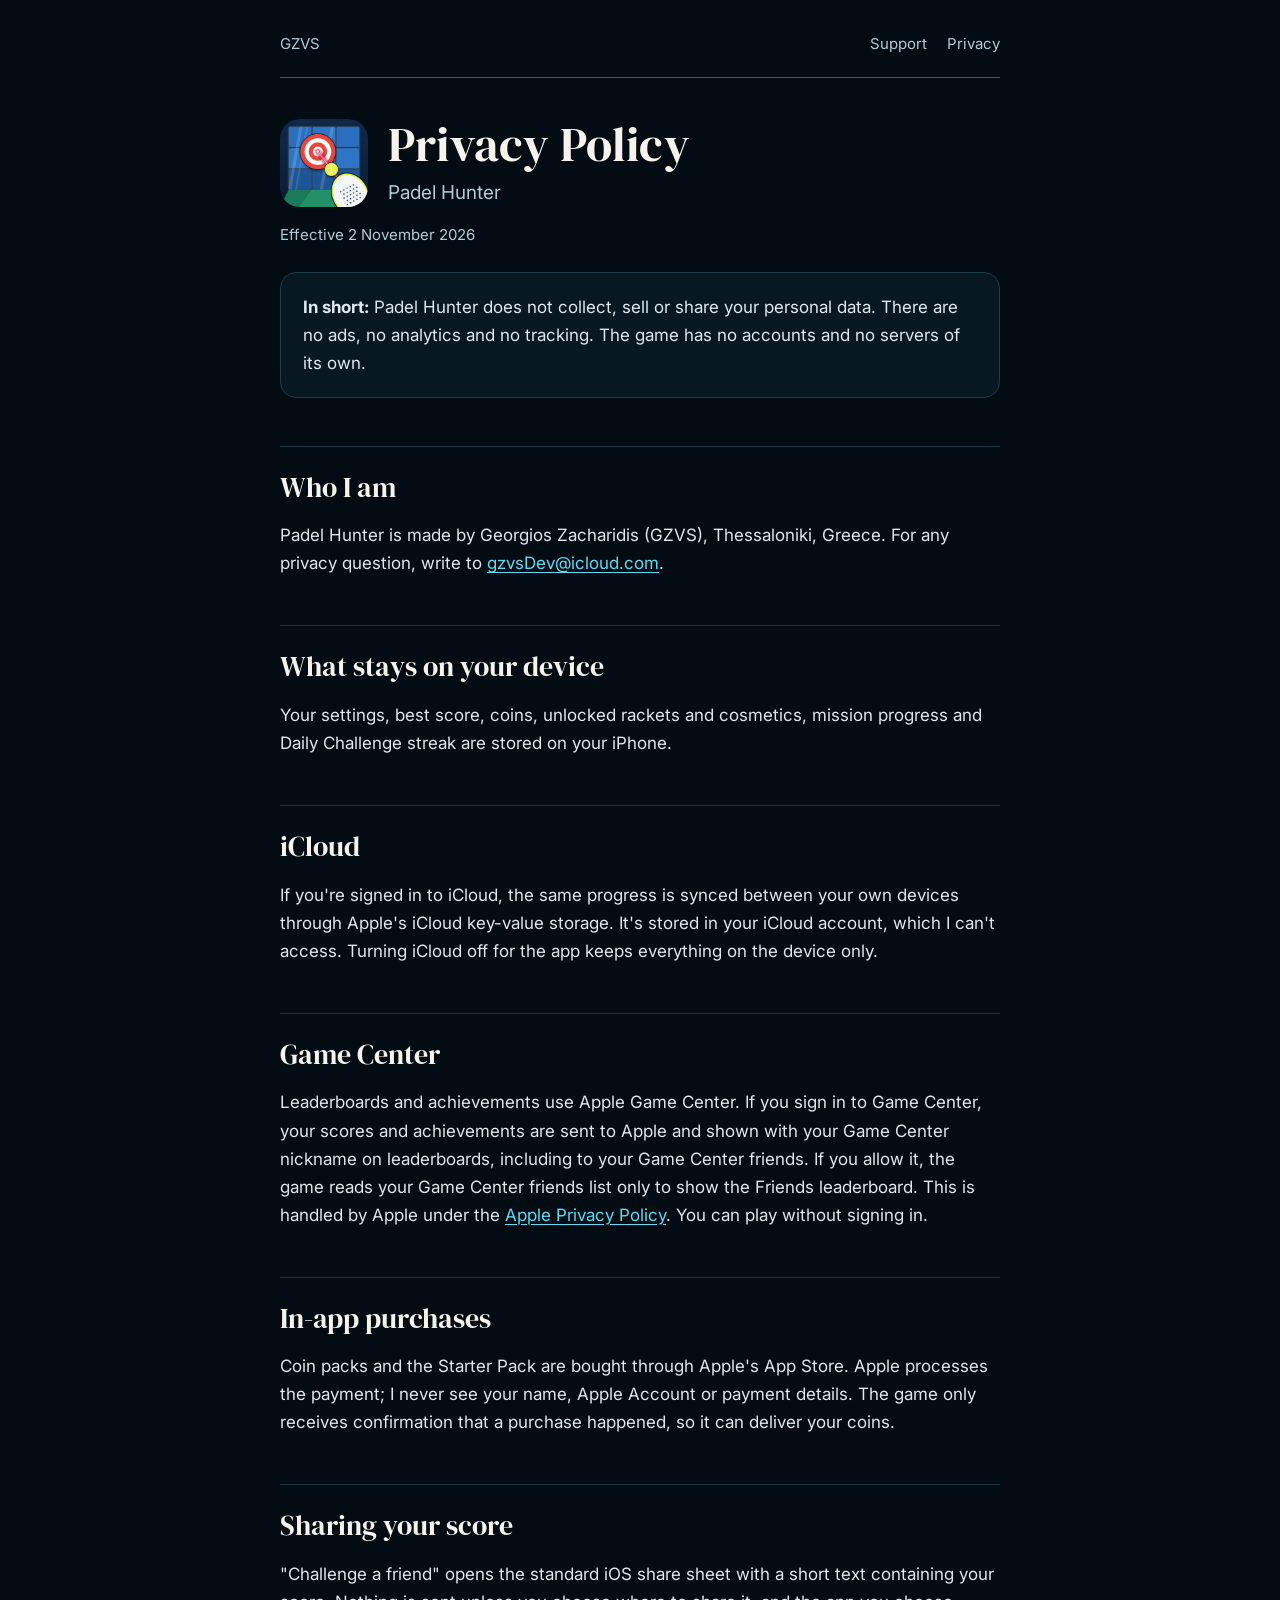
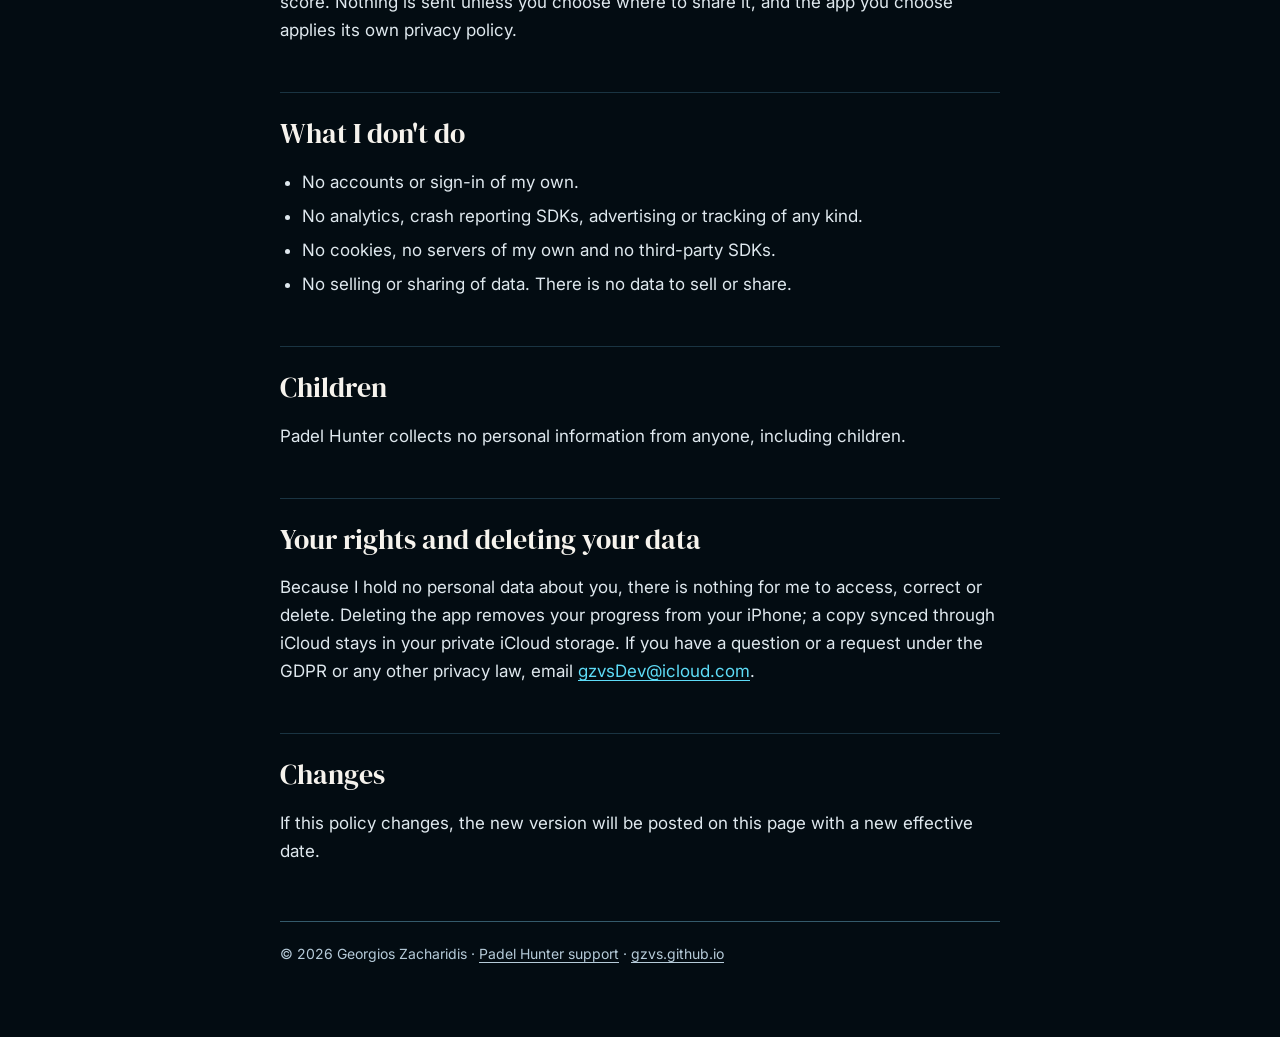
<file: padel-hunter/privacy.html>
<!doctype html>
<html lang="en">
<head>
  <meta charset="utf-8">
  <meta name="viewport" content="width=device-width, initial-scale=1">
  <title>Padel Hunter — Privacy Policy</title>
  <meta name="description" content="Privacy policy for Padel Hunter, the one-tap laser padel arcade game for iPhone. Padel Hunter collects no personal data.">
  <meta name="theme-color" content="#050f15">
  <meta name="color-scheme" content="dark">
  <link rel="canonical" href="https://gzvs.github.io/padel-hunter/privacy.html">
  <link rel="icon" href="icon.png" type="image/png">
  <link rel="stylesheet" href="page.css?v=1">
</head>
<body>
  <a class="skip-link" href="#main">Skip to content</a>
  <div class="wrap">
    <header class="topbar">
      <a href="../">GZVS</a>
      <nav aria-label="Padel Hunter">
        <a href="./">Support</a>
        <a href="privacy.html" aria-current="page">Privacy</a>
      </nav>
    </header>

    <main id="main">
      <div class="app-head">
        <img src="icon.png" alt="" width="88" height="88">
        <div>
          <h1>Privacy Policy</h1>
          <p class="lede">Padel Hunter</p>
        </div>
      </div>
      <p class="small">Effective 2 November 2026</p>

      <div class="card">
        <p><strong>In short:</strong> Padel Hunter does not collect, sell or share your personal data. There are no ads, no analytics and no tracking. The game has no accounts and no servers of its own.</p>
      </div>

      <h2>Who I am</h2>
      <p>Padel Hunter is made by Georgios Zacharidis (GZVS), Thessaloniki, Greece. For any privacy question, write to <a href="mailto:gzvsDev@icloud.com">gzvsDev@icloud.com</a>.</p>

      <h2>What stays on your device</h2>
      <p>Your settings, best score, coins, unlocked rackets and cosmetics, mission progress and Daily Challenge streak are stored on your iPhone.</p>

      <h2>iCloud</h2>
      <p>If you're signed in to iCloud, the same progress is synced between your own devices through Apple's iCloud key-value storage. It's stored in your iCloud account, which I can't access. Turning iCloud off for the app keeps everything on the device only.</p>

      <h2>Game Center</h2>
      <p>Leaderboards and achievements use Apple Game Center. If you sign in to Game Center, your scores and achievements are sent to Apple and shown with your Game Center nickname on leaderboards, including to your Game Center friends. If you allow it, the game reads your Game Center friends list only to show the Friends leaderboard. This is handled by Apple under the <a href="https://www.apple.com/legal/privacy/" rel="noopener">Apple Privacy Policy</a>. You can play without signing in.</p>

      <h2>In-app purchases</h2>
      <p>Coin packs and the Starter Pack are bought through Apple's App Store. Apple processes the payment; I never see your name, Apple Account or payment details. The game only receives confirmation that a purchase happened, so it can deliver your coins.</p>

      <h2>Sharing your score</h2>
      <p>"Challenge a friend" opens the standard iOS share sheet with a short text containing your score. Nothing is sent unless you choose where to share it, and the app you choose applies its own privacy policy.</p>

      <h2>What I don't do</h2>
      <ul>
        <li>No accounts or sign-in of my own.</li>
        <li>No analytics, crash reporting SDKs, advertising or tracking of any kind.</li>
        <li>No cookies, no servers of my own and no third-party SDKs.</li>
        <li>No selling or sharing of data. There is no data to sell or share.</li>
      </ul>

      <h2>Children</h2>
      <p>Padel Hunter collects no personal information from anyone, including children.</p>

      <h2>Your rights and deleting your data</h2>
      <p>Because I hold no personal data about you, there is nothing for me to access, correct or delete. Deleting the app removes your progress from your iPhone; a copy synced through iCloud stays in your private iCloud storage. If you have a question or a request under the GDPR or any other privacy law, email <a href="mailto:gzvsDev@icloud.com">gzvsDev@icloud.com</a>.</p>

      <h2>Changes</h2>
      <p>If this policy changes, the new version will be posted on this page with a new effective date.</p>
    </main>

    <footer>
      © 2026 Georgios Zacharidis · <a href="./">Padel Hunter support</a> · <a href="../">gzvs.github.io</a>
    </footer>
  </div>
</body>
</html>
</file>
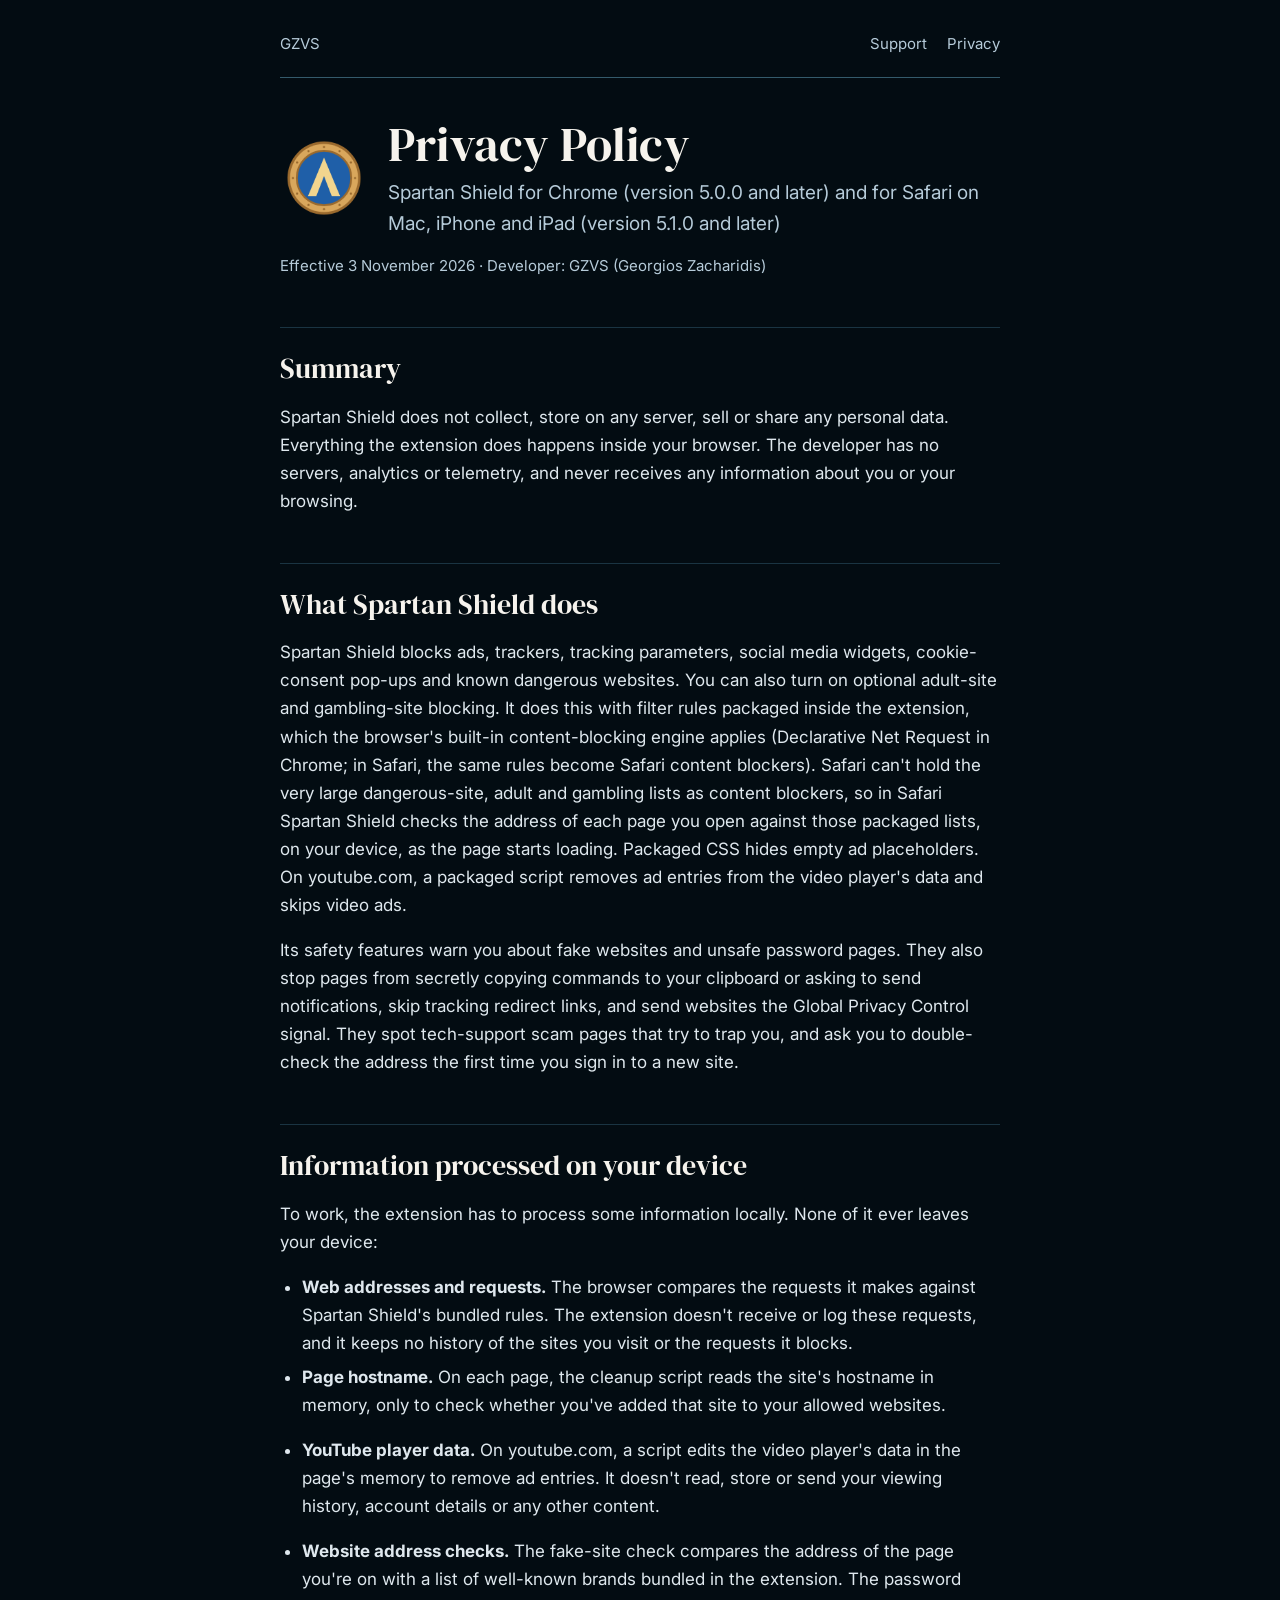
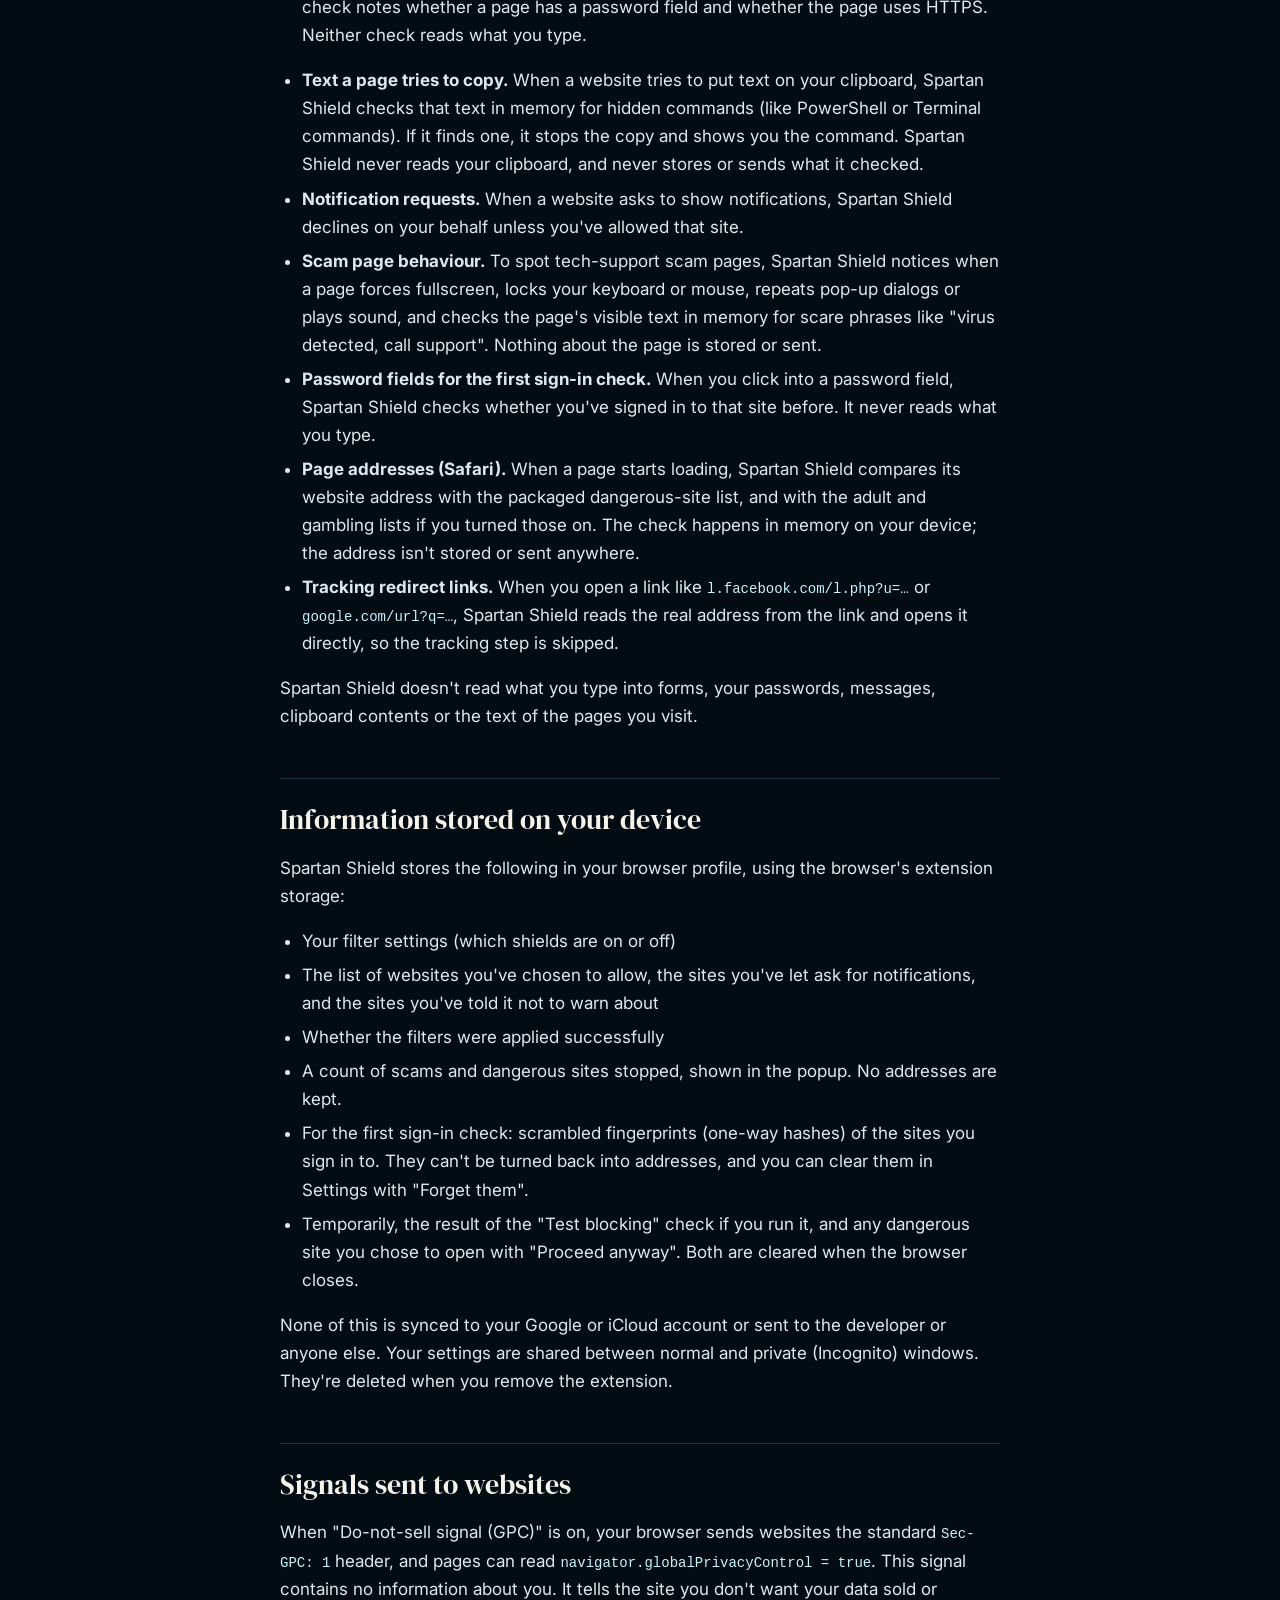
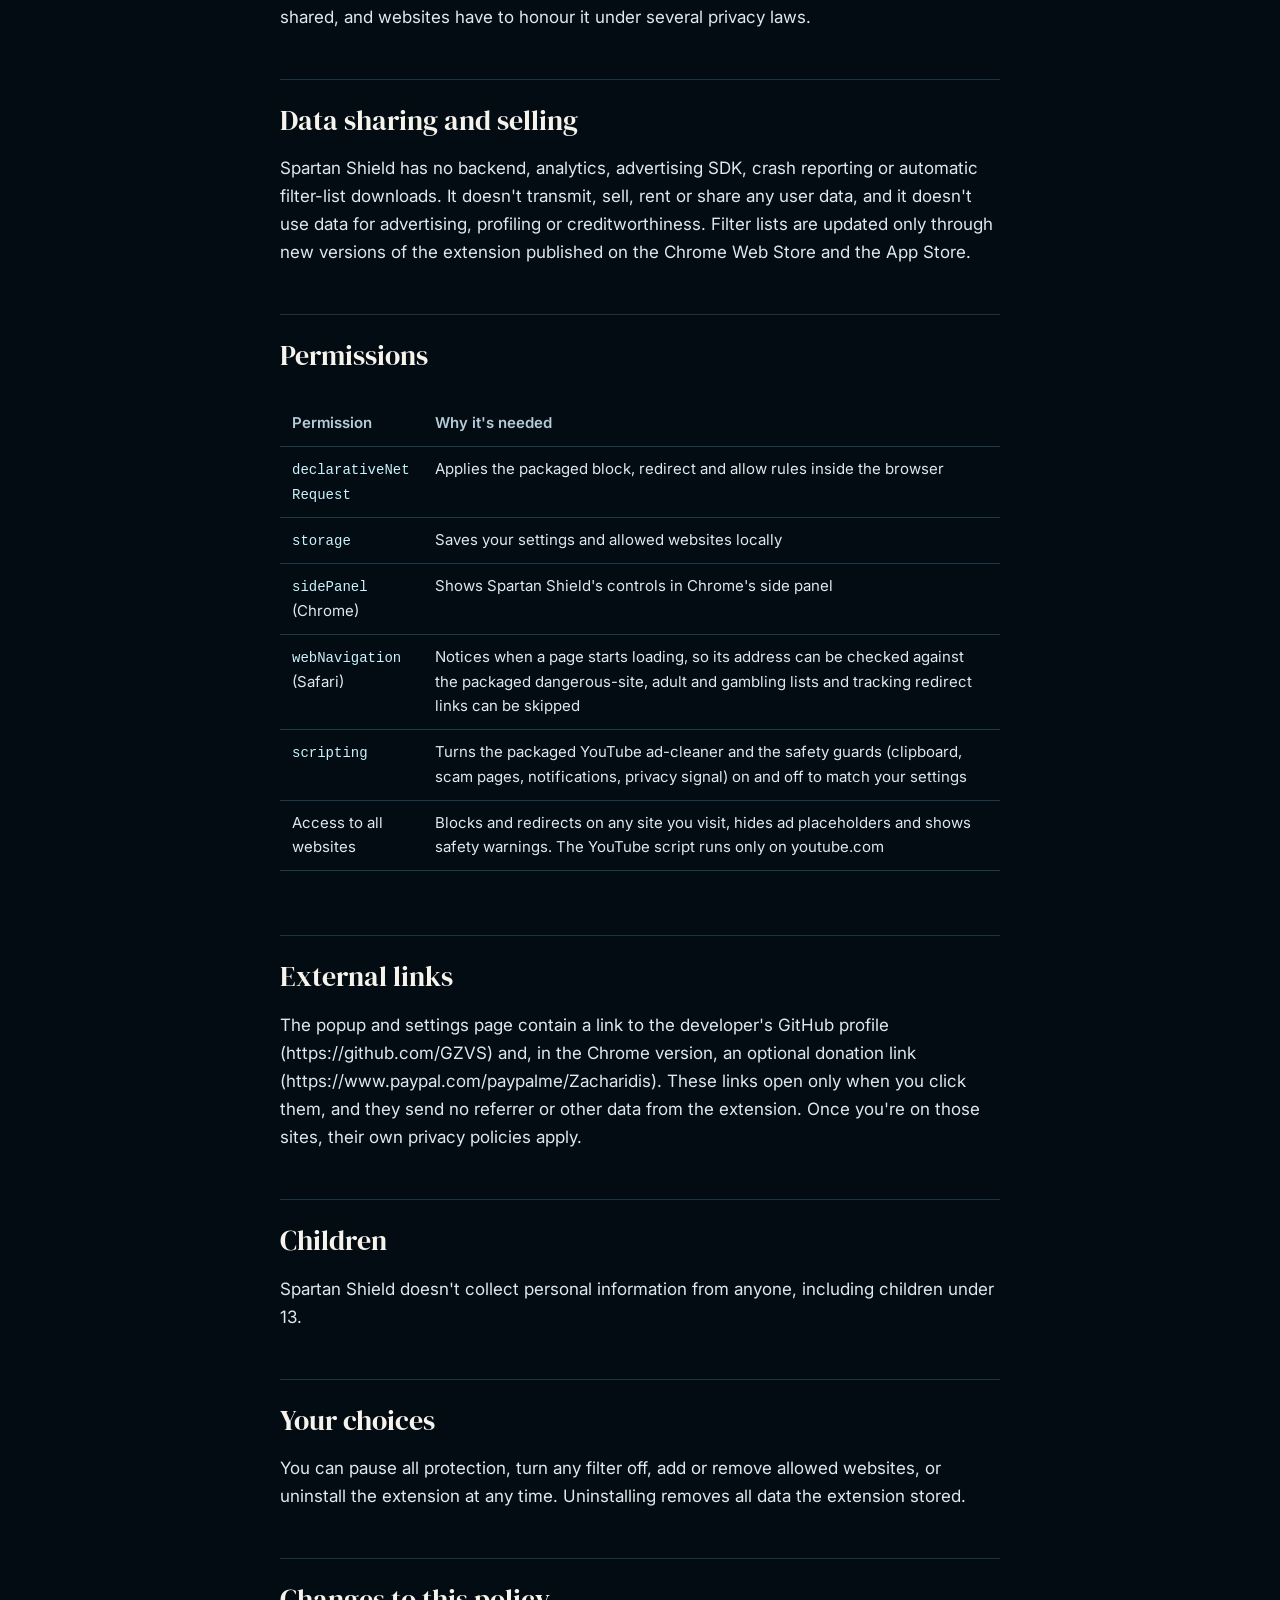
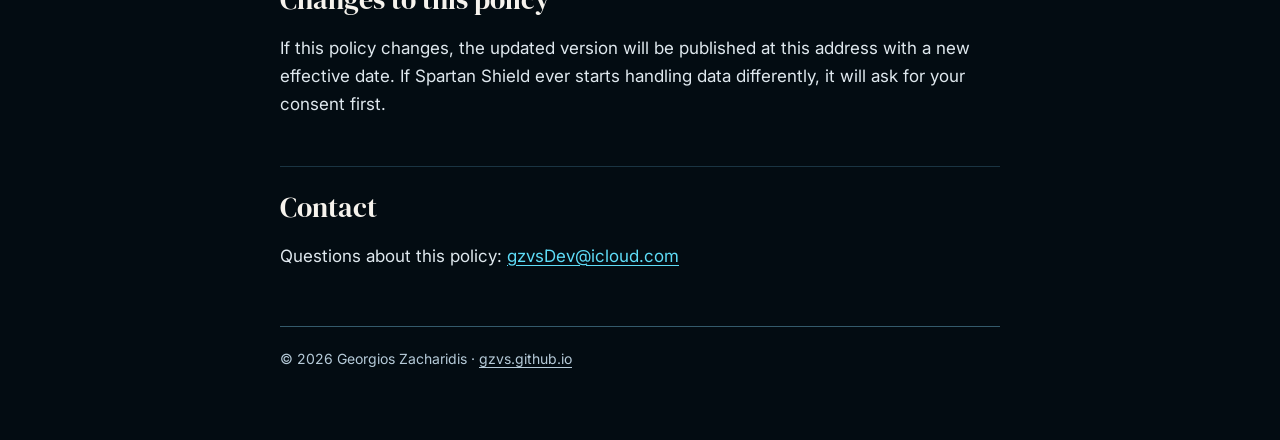
<file: spartan-shield/privacy.html>
<!doctype html>
<html lang="en">
<head>
  <meta charset="utf-8">
  <meta name="viewport" content="width=device-width, initial-scale=1">
  <title>Spartan Shield — Privacy Policy</title>
  <meta name="description" content="Privacy policy for Spartan Shield, the ad, tracker and scam blocker for Chrome and Safari. Spartan Shield collects no personal data.">
  <meta name="theme-color" content="#050f15">
  <meta name="color-scheme" content="dark">
  <link rel="canonical" href="https://gzvs.github.io/spartan-shield/privacy.html">
  <link rel="icon" href="icon.png" type="image/png">
  <link rel="stylesheet" href="page.css?v=1">
</head>
<body>
  <a class="skip-link" href="#main">Skip to content</a>
  <div class="wrap">
    <header class="topbar">
      <a href="../">GZVS</a>
      <nav aria-label="Spartan Shield">
        <a href="./">Support</a>
        <a href="privacy.html" aria-current="page">Privacy</a>
      </nav>
    </header>

    <main id="main">
      <div class="app-head">
        <img src="icon.png" alt="" width="88" height="88">
        <div>
          <h1>Privacy Policy</h1>
          <p class="lede">Spartan Shield for Chrome (version 5.0.0 and later) and for Safari on Mac, iPhone and iPad (version 5.1.0 and later)</p>
        </div>
      </div>
      <p class="small">Effective 3 November 2026 · Developer: GZVS (Georgios Zacharidis)</p>

      <h2>Summary</h2>
<p>Spartan Shield does not collect, store on any server, sell or share any personal data. Everything the extension does happens inside your browser. The developer has no servers, analytics or telemetry, and never receives any information about you or your browsing.</p>
      <h2>What Spartan Shield does</h2>
<p>Spartan Shield blocks ads, trackers, tracking parameters, social media widgets, cookie-consent pop-ups and known dangerous websites. You can also turn on optional adult-site and gambling-site blocking. It does this with filter rules packaged inside the extension, which the browser's built-in content-blocking engine applies (Declarative Net Request in Chrome; in Safari, the same rules become Safari content blockers). Safari can't hold the very large dangerous-site, adult and gambling lists as content blockers, so in Safari Spartan Shield checks the address of each page you open against those packaged lists, on your device, as the page starts loading. Packaged CSS hides empty ad placeholders. On youtube.com, a packaged script removes ad entries from the video player's data and skips video ads.</p>
<p>Its safety features warn you about fake websites and unsafe password pages. They also stop pages from secretly copying commands to your clipboard or asking to send notifications, skip tracking redirect links, and send websites the Global Privacy Control signal. They spot tech-support scam pages that try to trap you, and ask you to double-check the address the first time you sign in to a new site.</p>
      <h2>Information processed on your device</h2>
<p>To work, the extension has to process some information locally. None of it ever leaves your device:</p>
<ul>
<li><strong>Web addresses and requests.</strong> The browser compares the requests it makes against Spartan Shield's bundled rules. The extension doesn't receive or log these requests, and it keeps no history of the sites you visit or the requests it blocks.</li>
<li><strong>Page hostname.</strong> On each page, the cleanup script reads the site's hostname in memory, only to check whether you've added that site to your allowed websites.</li>
<li>
<p><strong>YouTube player data.</strong> On youtube.com, a script edits the video player's data in the page's memory to remove ad entries. It doesn't read, store or send your viewing history, account details or any other content.</p>
</li>
<li>
<p><strong>Website address checks.</strong> The fake-site check compares the address of the page you're on with a list of well-known brands bundled in the extension. The password check notes whether a page has a password field and whether the page uses HTTPS. Neither check reads what you type.</p>
</li>
<li><strong>Text a page tries to copy.</strong> When a website tries to put text on your clipboard, Spartan Shield checks that text in memory for hidden commands (like PowerShell or Terminal commands). If it finds one, it stops the copy and shows you the command. Spartan Shield never reads your clipboard, and never stores or sends what it checked.</li>
<li><strong>Notification requests.</strong> When a website asks to show notifications, Spartan Shield declines on your behalf unless you've allowed that site.</li>
<li><strong>Scam page behaviour.</strong> To spot tech-support scam pages, Spartan Shield notices when a page forces fullscreen, locks your keyboard or mouse, repeats pop-up dialogs or plays sound, and checks the page's visible text in memory for scare phrases like "virus detected, call support". Nothing about the page is stored or sent.</li>
<li><strong>Password fields for the first sign-in check.</strong> When you click into a password field, Spartan Shield checks whether you've signed in to that site before. It never reads what you type.</li>
<li><strong>Page addresses (Safari).</strong> When a page starts loading, Spartan Shield compares its website address with the packaged dangerous-site list, and with the adult and gambling lists if you turned those on. The check happens in memory on your device; the address isn't stored or sent anywhere.</li>
<li><strong>Tracking redirect links.</strong> When you open a link like <code>l.facebook.com/l.php?u=…</code> or <code>google.com/url?q=…</code>, Spartan Shield reads the real address from the link and opens it directly, so the tracking step is skipped.</li>
</ul>
<p>Spartan Shield doesn't read what you type into forms, your passwords, messages, clipboard contents or the text of the pages you visit.</p>
      <h2>Information stored on your device</h2>
<p>Spartan Shield stores the following in your browser profile, using the browser's extension storage:</p>
<ul>
<li>Your filter settings (which shields are on or off)</li>
<li>The list of websites you've chosen to allow, the sites you've let ask for notifications, and the sites you've told it not to warn about</li>
<li>Whether the filters were applied successfully</li>
<li>A count of scams and dangerous sites stopped, shown in the popup. No addresses are kept.</li>
<li>For the first sign-in check: scrambled fingerprints (one-way hashes) of the sites you sign in to. They can't be turned back into addresses, and you can clear them in Settings with "Forget them".</li>
<li>Temporarily, the result of the "Test blocking" check if you run it, and any dangerous site you chose to open with "Proceed anyway". Both are cleared when the browser closes.</li>
</ul>
<p>None of this is synced to your Google or iCloud account or sent to the developer or anyone else. Your settings are shared between normal and private (Incognito) windows. They're deleted when you remove the extension.</p>
      <h2>Signals sent to websites</h2>
<p>When "Do-not-sell signal (GPC)" is on, your browser sends websites the standard <code>Sec-GPC: 1</code> header, and pages can read <code>navigator.globalPrivacyControl = true</code>. This signal contains no information about you. It tells the site you don't want your data sold or shared, and websites have to honour it under several privacy laws.</p>
      <h2>Data sharing and selling</h2>
<p>Spartan Shield has no backend, analytics, advertising SDK, crash reporting or automatic filter-list downloads. It doesn't transmit, sell, rent or share any user data, and it doesn't use data for advertising, profiling or creditworthiness. Filter lists are updated only through new versions of the extension published on the Chrome Web Store and the App Store.</p>
      <h2>Permissions</h2>
<div class="table-scroll"><table>
<thead>
<tr>
<th>Permission</th>
<th>Why it's needed</th>
</tr>
</thead>
<tbody>
<tr>
<td><code>declarativeNetRequest</code></td>
<td>Applies the packaged block, redirect and allow rules inside the browser</td>
</tr>
<tr>
<td><code>storage</code></td>
<td>Saves your settings and allowed websites locally</td>
</tr>
<tr>
<td><code>sidePanel</code> (Chrome)</td>
<td>Shows Spartan Shield's controls in Chrome's side panel</td>
</tr>
<tr>
<td><code>webNavigation</code> (Safari)</td>
<td>Notices when a page starts loading, so its address can be checked against the packaged dangerous-site, adult and gambling lists and tracking redirect links can be skipped</td>
</tr>
<tr>
<td><code>scripting</code></td>
<td>Turns the packaged YouTube ad-cleaner and the safety guards (clipboard, scam pages, notifications, privacy signal) on and off to match your settings</td>
</tr>
<tr>
<td>Access to all websites</td>
<td>Blocks and redirects on any site you visit, hides ad placeholders and shows safety warnings. The YouTube script runs only on youtube.com</td>
</tr>
</tbody>
</table></div>
      <h2>External links</h2>
<p>The popup and settings page contain a link to the developer's GitHub profile (https://github.com/GZVS) and, in the Chrome version, an optional donation link (https://www.paypal.com/paypalme/Zacharidis). These links open only when you click them, and they send no referrer or other data from the extension. Once you're on those sites, their own privacy policies apply.</p>
      <h2>Children</h2>
<p>Spartan Shield doesn't collect personal information from anyone, including children under 13.</p>
      <h2>Your choices</h2>
<p>You can pause all protection, turn any filter off, add or remove allowed websites, or uninstall the extension at any time. Uninstalling removes all data the extension stored.</p>
      <h2>Changes to this policy</h2>
<p>If this policy changes, the updated version will be published at this address with a new effective date. If Spartan Shield ever starts handling data differently, it will ask for your consent first.</p>
      <h2>Contact</h2>
<p>Questions about this policy: <a href="mailto:gzvsDev@icloud.com">gzvsDev@icloud.com</a></p>
    </main>

    <footer>
      © 2026 Georgios Zacharidis · <a href="../">gzvs.github.io</a>
    </footer>
  </div>
</body>
</html>
</file>
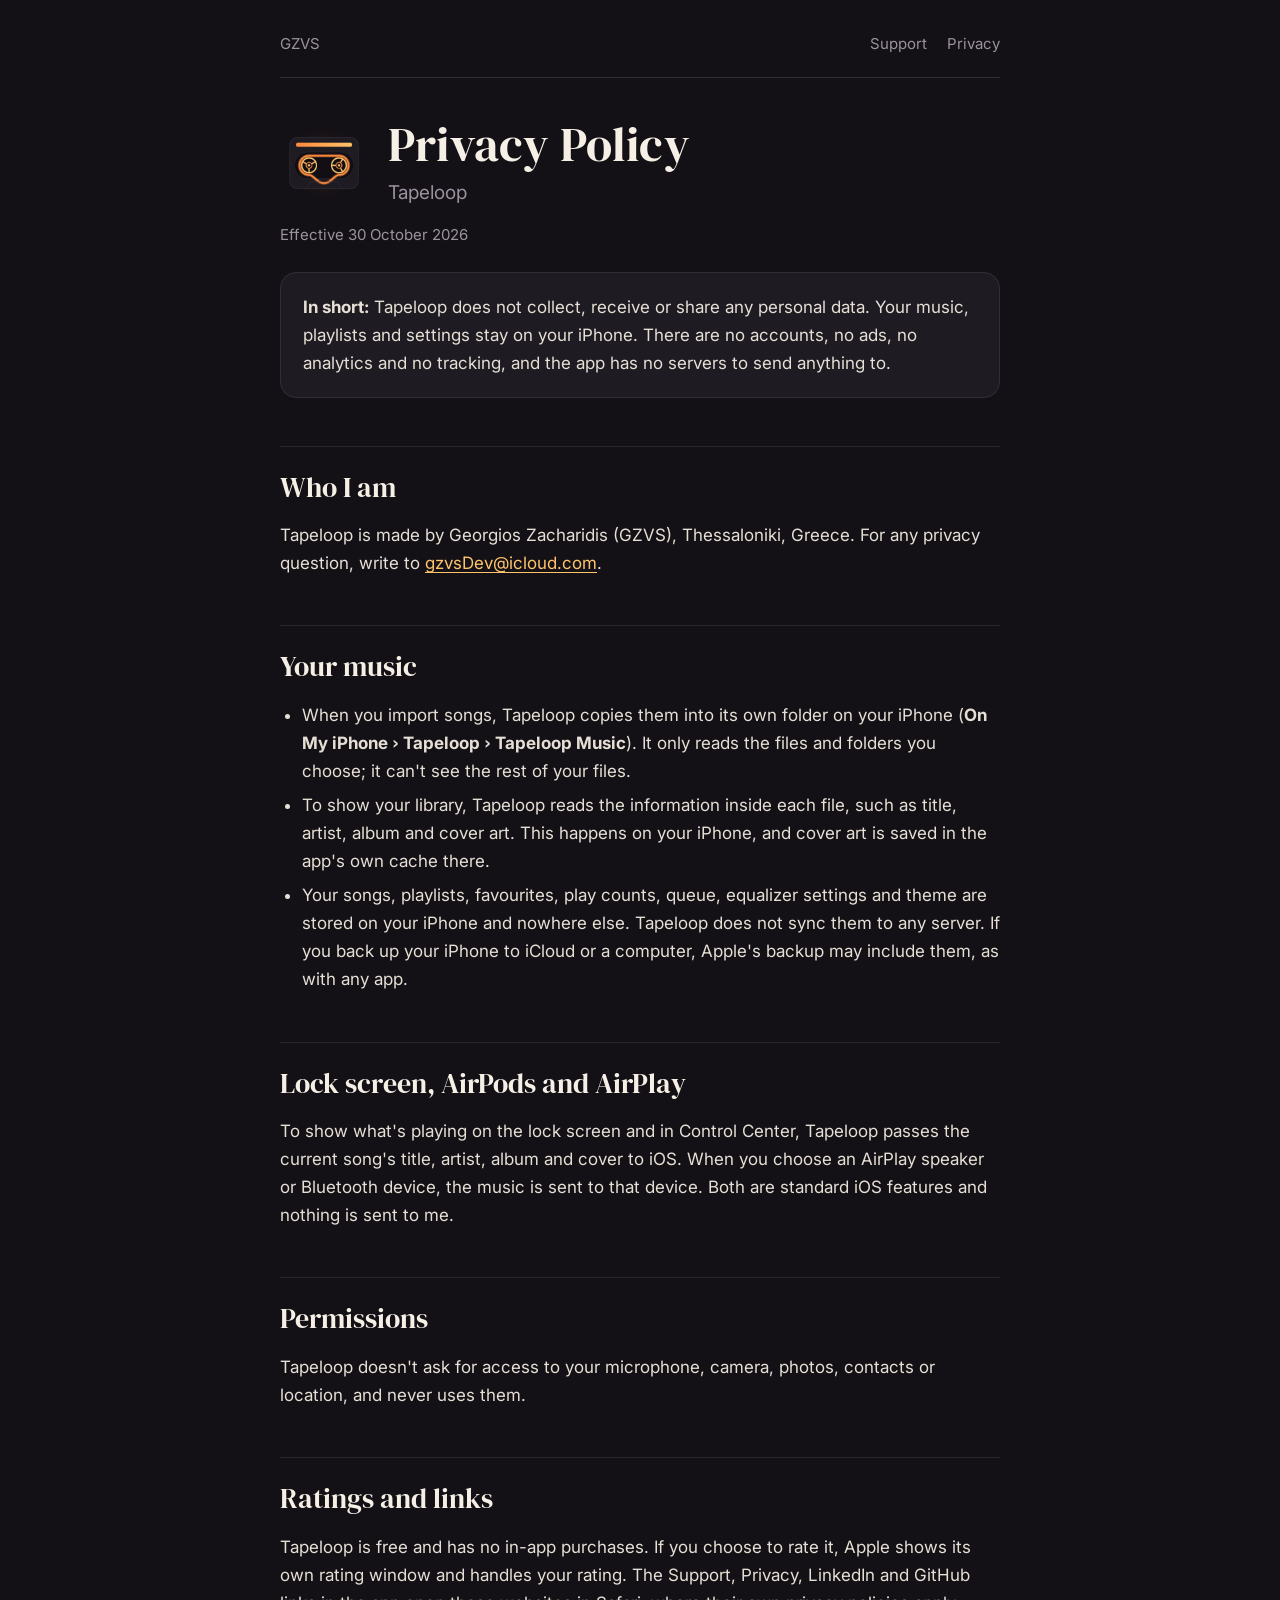
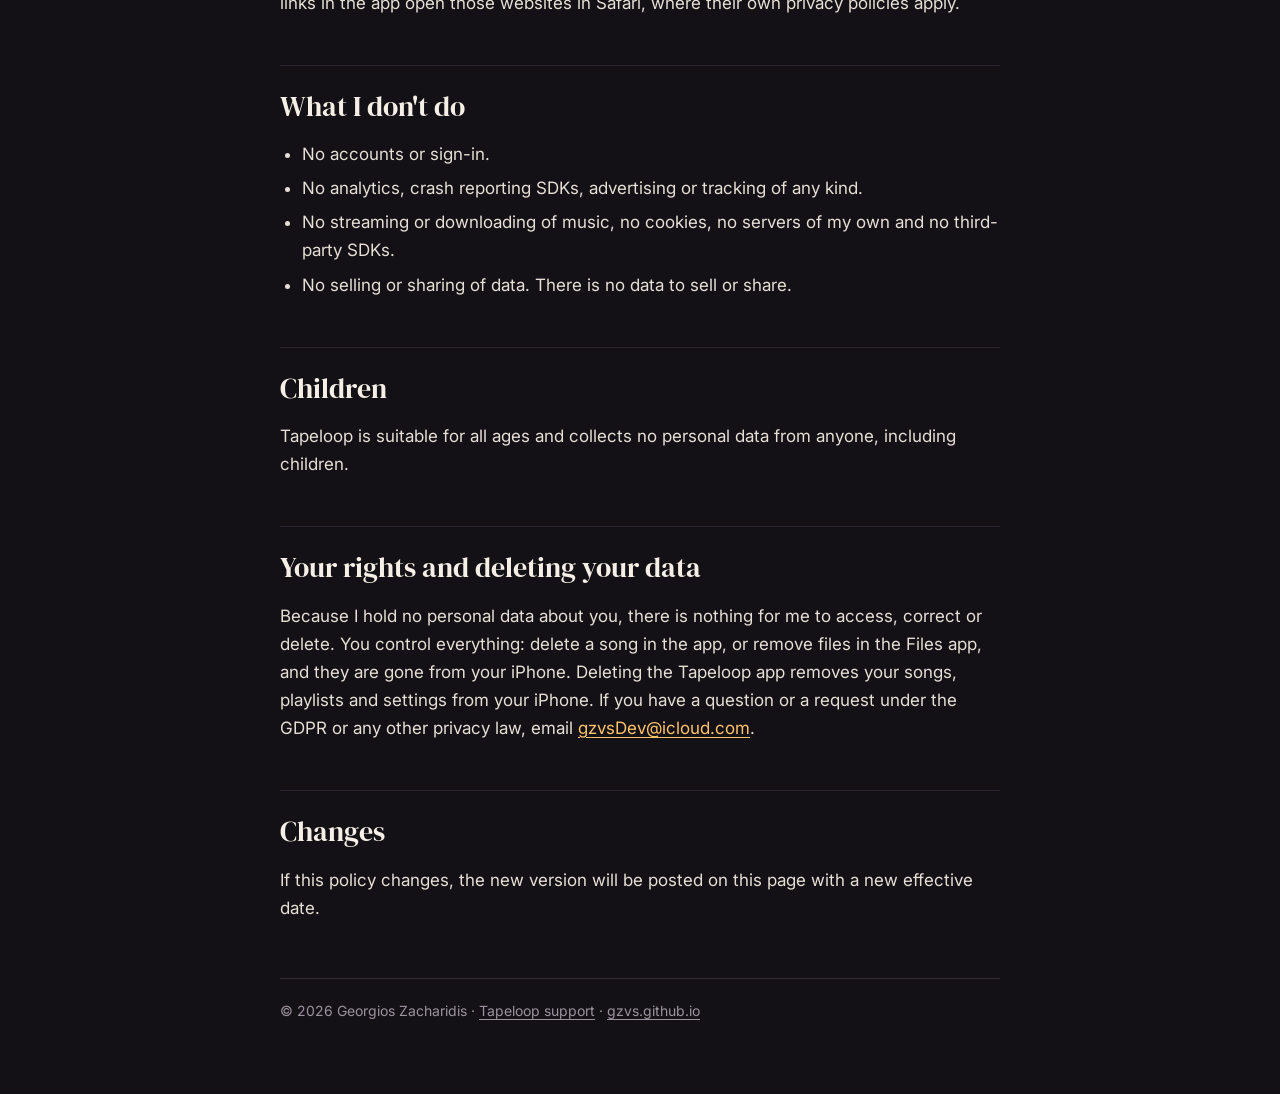
<file: tapeloop/privacy.html>
<!doctype html>
<html lang="en">
<head>
  <meta charset="utf-8">
  <meta name="viewport" content="width=device-width, initial-scale=1">
  <title>Tapeloop — Privacy Policy</title>
  <meta name="description" content="Privacy policy for Tapeloop, the offline iPhone music player. Tapeloop collects no personal data.">
  <meta name="theme-color" content="#141116">
  <meta name="color-scheme" content="dark">
  <link rel="canonical" href="https://gzvs.github.io/tapeloop/privacy.html">
  <link rel="icon" href="icon.png" type="image/png">
  <link rel="stylesheet" href="page.css?v=1">
</head>
<body>
  <a class="skip-link" href="#main">Skip to content</a>
  <div class="wrap">
    <header class="topbar">
      <a href="../">GZVS</a>
      <nav aria-label="Tapeloop">
        <a href="./">Support</a>
        <a href="privacy.html" aria-current="page">Privacy</a>
      </nav>
    </header>

    <main id="main">
      <div class="app-head">
        <img src="icon.png" alt="" width="88" height="88">
        <div>
          <h1>Privacy Policy</h1>
          <p class="lede">Tapeloop</p>
        </div>
      </div>
      <p class="small">Effective 30 October 2026</p>

      <div class="card">
        <p><strong>In short:</strong> Tapeloop does not collect, receive or share any personal data. Your music, playlists and settings stay on your iPhone. There are no accounts, no ads, no analytics and no tracking, and the app has no servers to send anything to.</p>
      </div>

      <h2>Who I am</h2>
      <p>Tapeloop is made by Georgios Zacharidis (GZVS), Thessaloniki, Greece. For any privacy question, write to <a href="mailto:gzvsDev@icloud.com">gzvsDev@icloud.com</a>.</p>

      <h2>Your music</h2>
      <ul>
        <li>When you import songs, Tapeloop copies them into its own folder on your iPhone (<strong>On My iPhone › Tapeloop › Tapeloop Music</strong>). It only reads the files and folders you choose; it can't see the rest of your files.</li>
        <li>To show your library, Tapeloop reads the information inside each file, such as title, artist, album and cover art. This happens on your iPhone, and cover art is saved in the app's own cache there.</li>
        <li>Your songs, playlists, favourites, play counts, queue, equalizer settings and theme are stored on your iPhone and nowhere else. Tapeloop does not sync them to any server. If you back up your iPhone to iCloud or a computer, Apple's backup may include them, as with any app.</li>
      </ul>

      <h2>Lock screen, AirPods and AirPlay</h2>
      <p>To show what's playing on the lock screen and in Control Center, Tapeloop passes the current song's title, artist, album and cover to iOS. When you choose an AirPlay speaker or Bluetooth device, the music is sent to that device. Both are standard iOS features and nothing is sent to me.</p>

      <h2>Permissions</h2>
      <p>Tapeloop doesn't ask for access to your microphone, camera, photos, contacts or location, and never uses them.</p>

      <h2>Ratings and links</h2>
      <p>Tapeloop is free and has no in-app purchases. If you choose to rate it, Apple shows its own rating window and handles your rating. The Support, Privacy, LinkedIn and GitHub links in the app open those websites in Safari, where their own privacy policies apply.</p>

      <h2>What I don't do</h2>
      <ul>
        <li>No accounts or sign-in.</li>
        <li>No analytics, crash reporting SDKs, advertising or tracking of any kind.</li>
        <li>No streaming or downloading of music, no cookies, no servers of my own and no third-party SDKs.</li>
        <li>No selling or sharing of data. There is no data to sell or share.</li>
      </ul>

      <h2>Children</h2>
      <p>Tapeloop is suitable for all ages and collects no personal data from anyone, including children.</p>

      <h2>Your rights and deleting your data</h2>
      <p>Because I hold no personal data about you, there is nothing for me to access, correct or delete. You control everything: delete a song in the app, or remove files in the Files app, and they are gone from your iPhone. Deleting the Tapeloop app removes your songs, playlists and settings from your iPhone. If you have a question or a request under the GDPR or any other privacy law, email <a href="mailto:gzvsDev@icloud.com">gzvsDev@icloud.com</a>.</p>

      <h2>Changes</h2>
      <p>If this policy changes, the new version will be posted on this page with a new effective date.</p>
    </main>

    <footer>
      © 2026 Georgios Zacharidis · <a href="./">Tapeloop support</a> · <a href="../">gzvs.github.io</a>
    </footer>
  </div>
</body>
</html>
</file>
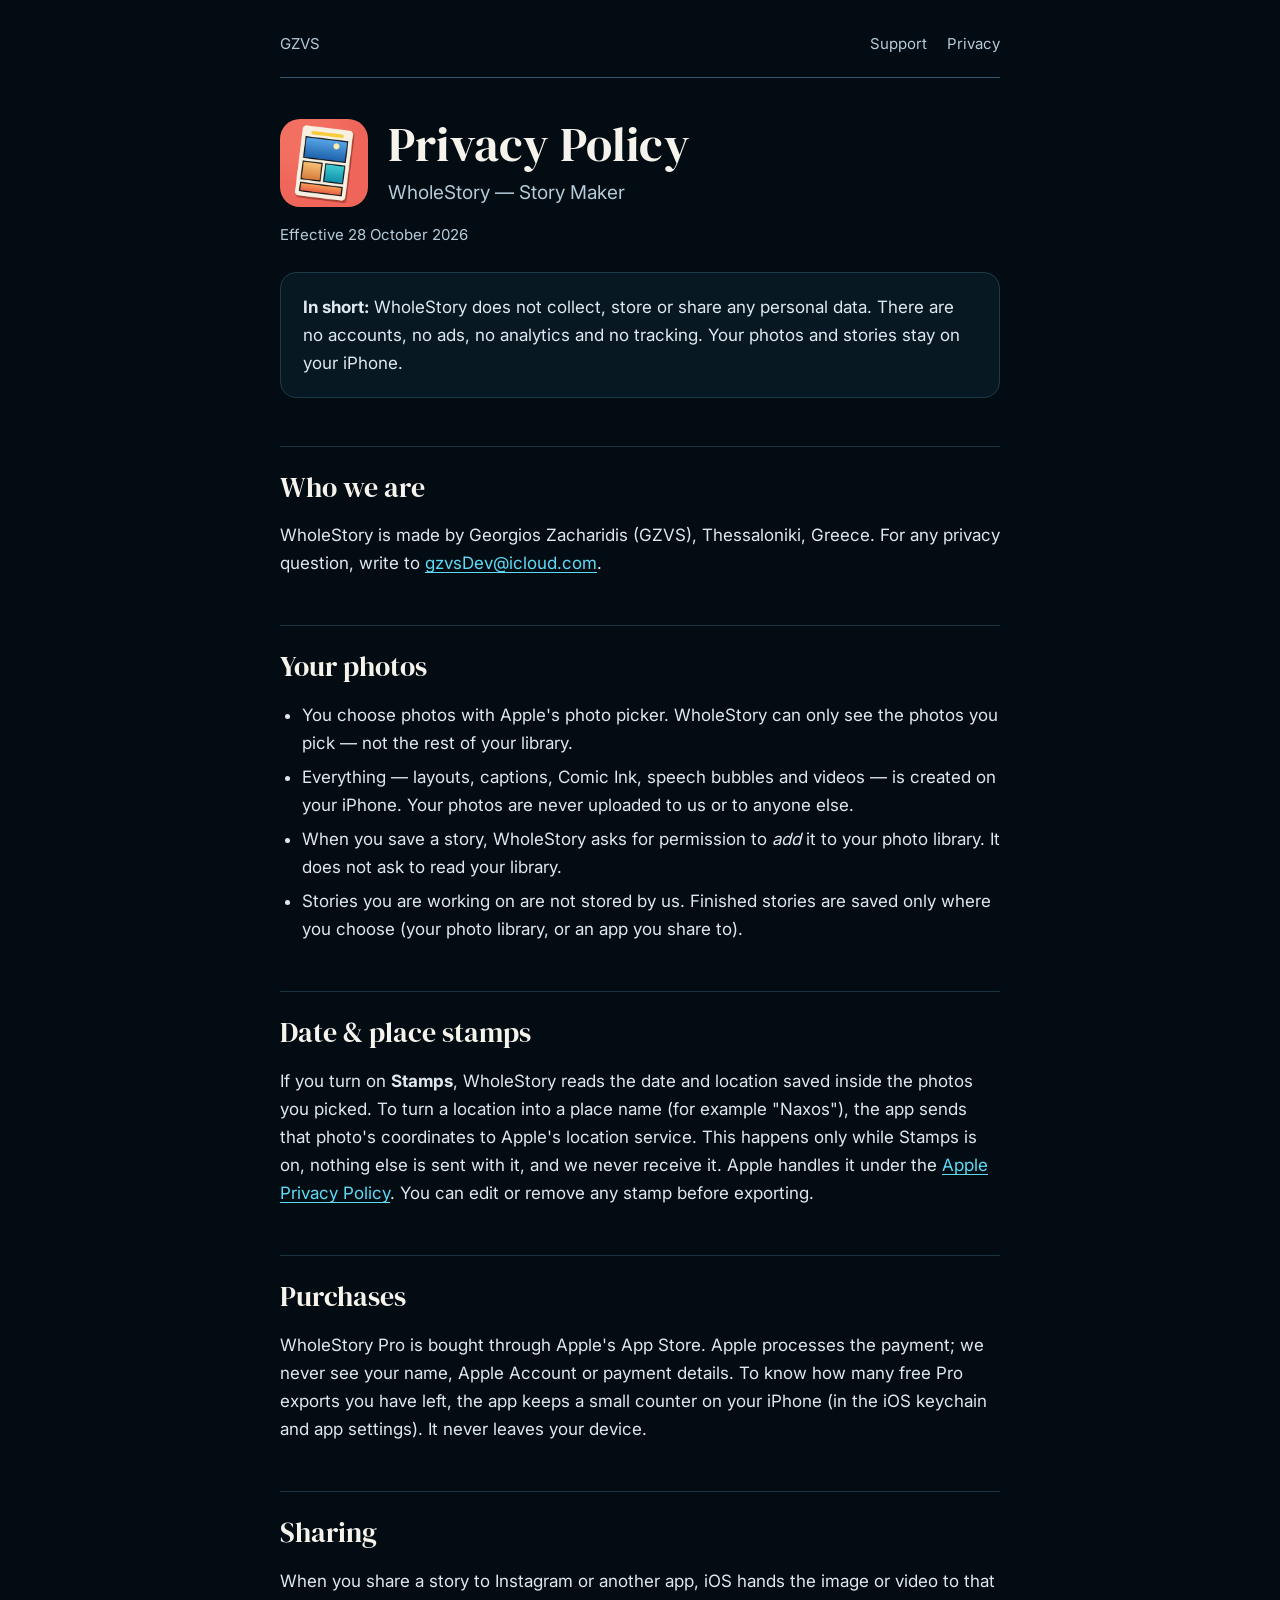
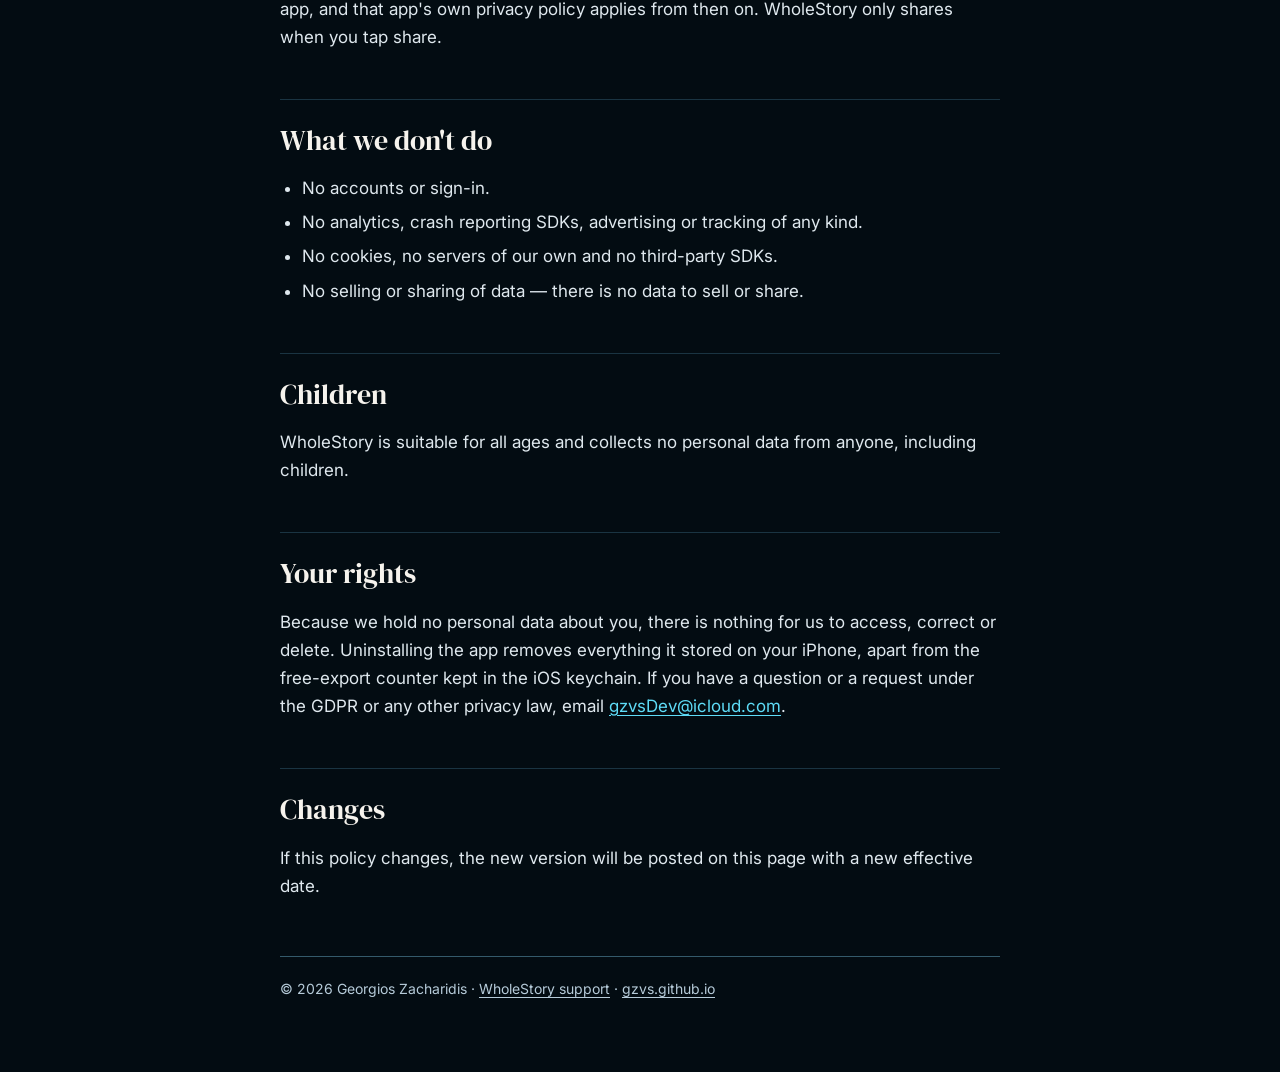
<file: wholestory/privacy.html>
<!doctype html>
<html lang="en">
<head>
  <meta charset="utf-8">
  <meta name="viewport" content="width=device-width, initial-scale=1">
  <title>WholeStory — Privacy Policy</title>
  <meta name="description" content="Privacy policy for WholeStory, the iPhone app that turns your photos into comic-style stories. WholeStory collects no personal data.">
  <meta name="theme-color" content="#050f15">
  <meta name="color-scheme" content="dark">
  <link rel="canonical" href="https://gzvs.github.io/wholestory/privacy.html">
  <link rel="icon" href="icon.png" type="image/png">
  <link rel="stylesheet" href="page.css?v=1">
</head>
<body>
  <a class="skip-link" href="#main">Skip to content</a>
  <div class="wrap">
    <header class="topbar">
      <a href="../">GZVS</a>
      <nav aria-label="WholeStory">
        <a href="./">Support</a>
        <a href="privacy.html" aria-current="page">Privacy</a>
      </nav>
    </header>

    <main id="main">
      <div class="app-head">
        <img src="icon.png" alt="" width="88" height="88">
        <div>
          <h1>Privacy Policy</h1>
          <p class="lede">WholeStory — Story Maker</p>
        </div>
      </div>
      <p class="small">Effective 28 October 2026</p>

      <div class="card">
        <p><strong>In short:</strong> WholeStory does not collect, store or share any personal data. There are no accounts, no ads, no analytics and no tracking. Your photos and stories stay on your iPhone.</p>
      </div>

      <h2>Who we are</h2>
      <p>WholeStory is made by Georgios Zacharidis (GZVS), Thessaloniki, Greece. For any privacy question, write to <a href="mailto:gzvsDev@icloud.com">gzvsDev@icloud.com</a>.</p>

      <h2>Your photos</h2>
      <ul>
        <li>You choose photos with Apple's photo picker. WholeStory can only see the photos you pick — not the rest of your library.</li>
        <li>Everything — layouts, captions, Comic Ink, speech bubbles and videos — is created on your iPhone. Your photos are never uploaded to us or to anyone else.</li>
        <li>When you save a story, WholeStory asks for permission to <em>add</em> it to your photo library. It does not ask to read your library.</li>
        <li>Stories you are working on are not stored by us. Finished stories are saved only where you choose (your photo library, or an app you share to).</li>
      </ul>

      <h2>Date &amp; place stamps</h2>
      <p>If you turn on <strong>Stamps</strong>, WholeStory reads the date and location saved inside the photos you picked. To turn a location into a place name (for example "Naxos"), the app sends that photo's coordinates to Apple's location service. This happens only while Stamps is on, nothing else is sent with it, and we never receive it. Apple handles it under the <a href="https://www.apple.com/legal/privacy/" rel="noopener">Apple Privacy Policy</a>. You can edit or remove any stamp before exporting.</p>

      <h2>Purchases</h2>
      <p>WholeStory Pro is bought through Apple's App Store. Apple processes the payment; we never see your name, Apple Account or payment details. To know how many free Pro exports you have left, the app keeps a small counter on your iPhone (in the iOS keychain and app settings). It never leaves your device.</p>

      <h2>Sharing</h2>
      <p>When you share a story to Instagram or another app, iOS hands the image or video to that app, and that app's own privacy policy applies from then on. WholeStory only shares when you tap share.</p>

      <h2>What we don't do</h2>
      <ul>
        <li>No accounts or sign-in.</li>
        <li>No analytics, crash reporting SDKs, advertising or tracking of any kind.</li>
        <li>No cookies, no servers of our own and no third-party SDKs.</li>
        <li>No selling or sharing of data — there is no data to sell or share.</li>
      </ul>

      <h2>Children</h2>
      <p>WholeStory is suitable for all ages and collects no personal data from anyone, including children.</p>

      <h2>Your rights</h2>
      <p>Because we hold no personal data about you, there is nothing for us to access, correct or delete. Uninstalling the app removes everything it stored on your iPhone, apart from the free-export counter kept in the iOS keychain. If you have a question or a request under the GDPR or any other privacy law, email <a href="mailto:gzvsDev@icloud.com">gzvsDev@icloud.com</a>.</p>

      <h2>Changes</h2>
      <p>If this policy changes, the new version will be posted on this page with a new effective date.</p>
    </main>

    <footer>
      © 2026 Georgios Zacharidis · <a href="./">WholeStory support</a> · <a href="../">gzvs.github.io</a>
    </footer>
  </div>
</body>
</html>
</file>
<file: styles.css>
/* Local Inter Font from Repository Assets */
@font-face {
  font-family: "Inter";
  src: url("assets/fonts/inter-latin.woff") format("woff");
  font-weight: 100 900;
  font-style: normal;
  font-display: swap;
}

:root {
  --bg-page: #f8fafc;
  --bg-surface: #ffffff;
  --bg-subtle: #f1f5f9;
  --bg-dark-card: #334155;
  --bg-dark-card-hover: #1e293b;

  --text-primary: #0f172a;
  --text-secondary: #475569;
  --text-muted: #64748b;

  --cobalt: #1d4ed8;
  --cobalt-hover: #1e40af;
  --cobalt-soft: #eff6ff;
  --cobalt-border: #bfdbfe;

  --border-hairline: #e2e8f0;
  --border-strong: #cbd5e1;

  --radius-sm: 8px;
  --radius-md: 12px;
  --radius-lg: 16px;
  --radius-pill: 9999px;

  --shadow-card: 0 1px 3px rgba(15, 23, 42, 0.04), 0 1px 2px rgba(15, 23, 42, 0.03);
  --shadow-elevated: 0 10px 25px -5px rgba(15, 23, 42, 0.08), 0 4px 10px -3px rgba(15, 23, 42, 0.04);
}

*,
*::before,
*::after {
  box-sizing: border-box;
}

html {
  scroll-behavior: smooth;
  font-family: "Inter", -apple-system, BlinkMacSystemFont, "Segoe UI", Roboto, sans-serif;
  color: var(--text-primary);
  background-color: var(--bg-page);
  -webkit-font-smoothing: antialiased;
}

body {
  margin: 0;
  line-height: 1.6;
  background-color: var(--bg-page);
  color: var(--text-primary);
}

a {
  color: inherit;
  text-decoration: none;
}

/* Layout Container */
.container {
  width: 100%;
  max-width: 1240px;
  margin: 0 auto;
  padding: 0 24px;
}

/* Top Corporate Navigation Bar */
.topbar {
  position: sticky;
  top: 0;
  z-index: 50;
  background-color: rgba(255, 255, 255, 0.92);
  backdrop-filter: blur(12px);
  border-bottom: 1px solid var(--border-hairline);
}

.topbar-inner {
  display: flex;
  align-items: center;
  justify-content: space-between;
  height: 68px;
  gap: 16px;
}

.brand {
  display: inline-flex;
  align-items: center;
  gap: 12px;
}

.brand-mark {
  font-size: 1.45rem;
  font-weight: 800;
  letter-spacing: -0.04em;
  color: var(--cobalt);
}

.brand-divider {
  width: 1px;
  height: 20px;
  background-color: var(--border-strong);
}

.brand-name {
  font-size: 0.85rem;
  font-weight: 700;
  letter-spacing: 0.08em;
  color: var(--text-primary);
}

.nav {
  display: flex;
  align-items: center;
  gap: 28px;
}

.nav-link {
  font-size: 0.9rem;
  font-weight: 500;
  color: var(--text-secondary);
  transition: color 0.15s ease;
  padding: 6px 0;
  border-bottom: 2px solid transparent;
}

.nav-link:hover,
.nav-link.active {
  color: var(--cobalt);
  border-bottom-color: var(--cobalt);
}

/* Buttons */
.btn {
  display: inline-flex;
  align-items: center;
  justify-content: center;
  gap: 8px;
  font-family: inherit;
  font-weight: 600;
  font-size: 0.9rem;
  border-radius: var(--radius-sm);
  padding: 10px 18px;
  cursor: pointer;
  border: 1px solid transparent;
  transition: all 0.16s ease;
}

.btn-sm {
  padding: 8px 16px;
  font-size: 0.85rem;
}

.btn-block {
  width: 100%;
}

.btn-primary {
  background-color: var(--cobalt);
  color: #ffffff;
}

.btn-primary:hover {
  background-color: var(--cobalt-hover);
  box-shadow: 0 4px 12px rgba(29, 78, 216, 0.25);
}

.btn-secondary {
  background-color: var(--bg-subtle);
  color: var(--text-primary);
  border-color: var(--border-hairline);
}

.btn-secondary:hover {
  background-color: #e2e8f0;
  border-color: var(--border-strong);
}

/* Asymmetrical Two-Column Dossier Grid */
.dossier-layout {
  display: grid;
  grid-template-columns: 340px minmax(0, 1fr);
  gap: 28px;
  padding-top: 32px;
  padding-bottom: 64px;
  align-items: start;
}

/* Cards */
.card {
  background-color: var(--bg-surface);
  border: 1px solid var(--border-hairline);
  border-radius: var(--radius-lg);
  box-shadow: var(--shadow-card);
}

/* Left Sticky Profile Sidebar */
.sidebar {
  position: sticky;
  top: 96px;
  scroll-margin-top: 96px;
}

.profile-card {
  padding: 28px 24px;
  background: linear-gradient(180deg, #f1f5f9 0%, #ffffff 36%);
}

.status-badge {
  display: inline-flex;
  align-items: center;
  gap: 8px;
  font-size: 0.78rem;
  font-weight: 600;
  color: var(--cobalt);
  background-color: var(--cobalt-soft);
  border: 1px solid var(--cobalt-border);
  padding: 4px 10px;
  border-radius: var(--radius-pill);
  margin-bottom: 12px;
}

.status-dot {
  width: 7px;
  height: 7px;
  border-radius: 50%;
  background-color: var(--cobalt);
}

.profile-name {
  margin: 0;
  font-size: 1.65rem;
  font-weight: 800;
  letter-spacing: -0.03em;
  line-height: 1.2;
  color: var(--text-primary);
}

.profile-subtitle {
  margin: 4px 0 0;
  font-size: 0.92rem;
  font-weight: 500;
  color: var(--cobalt);
}

.profile-avatar-wrap {
  margin: 20px 0;
  border-radius: var(--radius-md);
  overflow: hidden;
  border: 1px solid var(--border-hairline);
  background-color: var(--bg-subtle);
  aspect-ratio: 1 / 1;
}

.profile-avatar {
  display: block;
  width: 100%;
  height: 100%;
  object-fit: cover;
}

.profile-bio {
  margin: 0 0 22px;
  font-size: 0.9rem;
  line-height: 1.62;
  color: var(--text-secondary);
}

.profile-bio strong {
  color: var(--text-primary);
  font-weight: 600;
}

.profile-cta-group {
  display: flex;
  flex-direction: column;
  gap: 10px;
  margin-bottom: 20px;
}

.profile-footer {
  display: flex;
  align-items: center;
  justify-content: space-between;
  padding-top: 16px;
  border-top: 1px solid var(--border-hairline);
  font-size: 0.83rem;
  color: var(--text-muted);
}

.location-tag {
  display: inline-flex;
  align-items: center;
  gap: 5px;
  font-weight: 500;
}

.social-links {
  display: inline-flex;
  align-items: center;
  gap: 8px;
}

.social-link {
  font-weight: 600;
  color: var(--text-primary);
  transition: color 0.15s ease;
}

.social-link:hover {
  color: var(--cobalt);
}

.dot-sep {
  color: var(--border-strong);
}

/* Right Main Column */
.main-column {
  display: flex;
  flex-direction: column;
  gap: 28px;
}

.section-card {
  padding: 28px;
  scroll-margin-top: 96px;
}

.section-card-transparent {
  scroll-margin-top: 96px;
}

.section-header {
  margin-bottom: 22px;
  padding-bottom: 14px;
  border-bottom: 1px solid var(--border-hairline);
}

.standalone-header {
  margin-bottom: 18px;
  padding-bottom: 0;
  border-bottom: none;
}

.section-eyebrow {
  display: block;
  font-size: 0.74rem;
  font-weight: 700;
  letter-spacing: 0.09em;
  color: var(--cobalt);
  margin-bottom: 4px;
}

.section-title {
  margin: 0;
  font-size: 1.35rem;
  font-weight: 700;
  letter-spacing: -0.02em;
  color: var(--text-primary);
}

.group-heading {
  margin: 0 0 14px;
  font-size: 0.8rem;
  font-weight: 700;
  text-transform: uppercase;
  letter-spacing: 0.06em;
  color: var(--text-muted);
}

/* Studies & Certifications */
.studies-grid {
  display: grid;
  grid-template-columns: 1.15fr 1fr;
  gap: 28px;
}

.timeline-list {
  list-style: none;
  margin: 0;
  padding: 0;
  position: relative;
}

.timeline-list::before {
  content: "";
  position: absolute;
  left: 5px;
  top: 8px;
  bottom: 8px;
  width: 2px;
  background-color: var(--border-hairline);
}

.timeline-item {
  position: relative;
  padding-left: 24px;
  margin-bottom: 18px;
}

.timeline-item:last-child {
  margin-bottom: 0;
}

.timeline-marker {
  position: absolute;
  left: 0;
  top: 6px;
  width: 12px;
  height: 12px;
  border-radius: 50%;
  background-color: var(--cobalt);
  border: 2px solid #ffffff;
  box-shadow: 0 0 0 1px var(--cobalt);
}

.marker-bootcamp {
  background-color: #ffffff;
  border: 2.5px solid var(--cobalt);
  box-shadow: none;
}

.timeline-top {
  display: flex;
  align-items: baseline;
  justify-content: space-between;
  gap: 12px;
}

.item-title {
  margin: 0;
  font-size: 0.94rem;
  font-weight: 600;
  color: var(--text-primary);
  line-height: 1.38;
}

.item-date {
  flex-shrink: 0;
  font-size: 0.78rem;
  font-weight: 600;
  color: var(--cobalt);
  background-color: var(--cobalt-soft);
  padding: 2px 8px;
  border-radius: var(--radius-pill);
}

.item-org {
  margin: 3px 0 0;
  font-size: 0.85rem;
  color: var(--text-secondary);
}

.credential-id {
  display: inline-block;
  margin-top: 4px;
  font-size: 0.76rem;
  font-family: ui-monospace, SFMono-Regular, Menlo, Monaco, Consolas, monospace;
  color: var(--text-muted);
  background-color: var(--bg-subtle);
  padding: 2px 7px;
  border-radius: 4px;
}

.cert-list {
  display: flex;
  flex-direction: column;
  gap: 12px;
}

.cert-item {
  padding: 12px 14px;
  background-color: var(--bg-page);
  border: 1px solid var(--border-hairline);
  border-radius: var(--radius-md);
}

.credential-badge {
  display: inline-block;
  margin-top: 4px;
  font-size: 0.75rem;
  font-weight: 600;
  color: var(--text-secondary);
  background-color: var(--bg-subtle);
  padding: 2px 8px;
  border-radius: 4px;
}

/* Tech Knowledge Pills */
.skills-categories {
  display: flex;
  flex-direction: column;
  gap: 20px;
}

.pill-grid {
  display: flex;
  flex-wrap: wrap;
  gap: 8px;
}

.skill-pill {
  display: inline-flex;
  align-items: center;
  padding: 6px 13px;
  font-size: 0.84rem;
  font-weight: 500;
  color: var(--text-primary);
  background-color: var(--bg-subtle);
  border: 1px solid var(--border-hairline);
  border-radius: var(--radius-pill);
  transition: border-color 0.15s ease, background-color 0.15s ease;
}

.skill-pill:hover {
  border-color: var(--border-strong);
  background-color: #e2e8f0;
}

.skill-pill-accent {
  background-color: var(--cobalt-soft);
  border-color: var(--cobalt-border);
  color: var(--cobalt);
  font-weight: 600;
}

/* Selected Projects (3-Column Enterprise Product Tiles) */
.projects-grid {
  display: grid;
  grid-template-columns: repeat(3, minmax(0, 1fr));
  gap: 18px;
}

.project-card {
  display: flex;
  flex-direction: column;
  justify-content: space-between;
  background-color: var(--bg-dark-card);
  color: #f8fafc;
  border-radius: var(--radius-lg);
  padding: 22px;
  border: 1px solid rgba(255, 255, 255, 0.08);
  box-shadow: var(--shadow-card);
  transition: transform 0.18s ease, background-color 0.18s ease, box-shadow 0.18s ease;
}

.project-card:hover {
  transform: translateY(-3px);
  background-color: var(--bg-dark-card-hover);
  box-shadow: var(--shadow-elevated);
}

.project-card-top {
  display: flex;
  align-items: center;
  justify-content: space-between;
  gap: 12px;
  margin-bottom: 16px;
}

.project-icon-wrap {
  width: 44px;
  height: 44px;
  border-radius: 10px;
  overflow: hidden;
  background-color: rgba(255, 255, 255, 0.1);
  display: flex;
  align-items: center;
  justify-content: center;
  flex-shrink: 0;
}

.project-icon {
  width: 100%;
  height: 100%;
  object-fit: cover;
  display: block;
}

.project-icon-svg {
  color: #93c5fd;
}

.project-platform {
  font-size: 0.74rem;
  font-weight: 600;
  color: #cbd5e1;
  background-color: rgba(255, 255, 255, 0.09);
  padding: 4px 10px;
  border-radius: var(--radius-pill);
}

.project-title {
  margin: 0 0 8px;
  font-size: 1.12rem;
  font-weight: 700;
  color: #ffffff;
}

.project-desc {
  margin: 0 0 20px;
  font-size: 0.86rem;
  line-height: 1.55;
  color: #cbd5e1;
}

.project-footer {
  display: flex;
  align-items: center;
  justify-content: space-between;
  padding-top: 14px;
  border-top: 1px solid rgba(255, 255, 255, 0.12);
}

.project-link {
  display: inline-flex;
  align-items: center;
  gap: 5px;
  font-size: 0.84rem;
  font-weight: 600;
  color: #93c5fd;
  transition: color 0.15s ease;
}

.project-link:hover {
  color: #ffffff;
}

.project-meta-link {
  font-size: 0.78rem;
  color: #94a3b8;
  transition: color 0.15s ease;
}

.project-meta-link:hover {
  color: #ffffff;
}

/* Interests */
.interests-grid {
  display: grid;
  grid-template-columns: repeat(2, minmax(0, 1fr));
  gap: 12px;
}

.interest-chip {
  display: flex;
  align-items: center;
  gap: 12px;
  padding: 12px 16px;
  background-color: var(--bg-page);
  border: 1px solid var(--border-hairline);
  border-radius: var(--radius-md);
  font-size: 0.9rem;
  font-weight: 500;
  color: var(--text-primary);
}

.interest-chip-wide {
  grid-column: 1 / -1;
}

.interest-icon {
  width: 32px;
  height: 32px;
  border-radius: 8px;
  background-color: var(--cobalt-soft);
  color: var(--cobalt);
  display: inline-flex;
  align-items: center;
  justify-content: center;
  flex-shrink: 0;
}

.inline-accent-link {
  color: var(--cobalt);
  font-weight: 600;
  text-decoration: underline;
  text-underline-offset: 3px;
}

.inline-accent-link:hover {
  color: var(--cobalt-hover);
}

/* Footer */
.footer {
  border-top: 1px solid var(--border-hairline);
  background-color: var(--bg-surface);
  padding: 24px 0;
  font-size: 0.84rem;
  color: var(--text-muted);
}

.footer-inner {
  display: flex;
  align-items: center;
  justify-content: space-between;
  gap: 16px;
}

.footer-links {
  display: inline-flex;
  align-items: center;
  gap: 10px;
}

.footer-links a:hover {
  color: var(--cobalt);
}

/* Responsive Breakpoints */
@media (max-width: 1080px) {
  .projects-grid {
    grid-template-columns: repeat(2, minmax(0, 1fr));
  }

  .studies-grid {
    grid-template-columns: 1fr;
  }
}

@media (max-width: 880px) {
  .dossier-layout {
    grid-template-columns: 1fr;
  }

  .sidebar {
    position: static;
  }

  .profile-avatar-wrap {
    max-width: 240px;
  }

  .nav {
    display: none;
  }
}

@media (max-width: 600px) {
  .projects-grid,
  .interests-grid {
    grid-template-columns: 1fr;
  }

  .brand-name,
  .brand-divider {
    display: none;
  }

  .footer-inner {
    flex-direction: column;
    text-align: center;
  }
}
</file>
<file: guarantee/page.css>
@font-face {
  font-family: Inter;
  src: url("../assets/fonts/inter-latin.woff") format("woff");
  font-style: normal;
  font-weight: 100 900;
  font-display: swap;
}
@font-face {
  font-family: "DM Serif Display";
  src: url("../assets/fonts/dm-serif-display.woff") format("woff");
  font-style: normal;
  font-weight: 400;
  font-display: swap;
}
:root {
  color-scheme: dark;
  --background: #030c12;
  --panel: #071823;
  --text: #f6f3ed;
  --muted: #b6cbd9;
  --cyan: #5edcf7;
  --coral: #ef6559;
  --blue: #2563eb;
  --border: #345a6b;
  --display: "DM Serif Display", Georgia, serif;
  --body: Inter, system-ui, -apple-system, BlinkMacSystemFont, "Segoe UI", sans-serif;
}
* { box-sizing: border-box; }
html { background: var(--background); }
body {
  margin: 0;
  color: var(--text);
  background: var(--background);
  font: 400 17px/1.65 var(--body);
  -webkit-font-smoothing: antialiased;
}
a { color: var(--cyan); text-underline-offset: 3px; }
a:hover { text-decoration-thickness: 2px; }
a:focus-visible { outline: 2px solid var(--cyan); outline-offset: 4px; border-radius: 4px; }
.skip-link {
  position: absolute; left: 16px; top: -60px;
  background: var(--cyan); color: #041119; padding: 8px 14px; border-radius: 8px; font-weight: 600;
}
.skip-link:focus { top: 16px; }
.wrap { max-width: 760px; margin: 0 auto; padding: 32px 20px 72px; }
.topbar {
  display: flex; align-items: center; justify-content: space-between; gap: 16px;
  padding-bottom: 20px; border-bottom: 1px solid var(--border);
}
.topbar a { color: var(--muted); text-decoration: none; font-size: 15px; }
.topbar a:hover { color: var(--text); }
.topbar nav { display: flex; gap: 20px; flex-wrap: wrap; }
.app-head { display: flex; align-items: center; gap: 20px; margin: 40px 0 8px; }
.app-head img { width: 88px; height: 88px; border-radius: 20px; flex: none; }
h1 {
  font: 400 clamp(34px, 6vw, 48px)/1.1 var(--display);
  margin: 0;
  letter-spacing: 0.2px;
}
.lede { color: var(--muted); font-size: 19px; margin: 6px 0 0; }
h2 {
  font: 400 28px/1.2 var(--display);
  margin: 48px 0 12px;
  padding-top: 24px;
  border-top: 1px solid #1a3442;
}
h3 { font-size: 18px; margin: 28px 0 6px; }
p, li { color: #dfe8ee; }
ul { padding-left: 22px; }
li { margin: 6px 0; }
.card {
  background: var(--panel);
  border: 1px solid #1d3a49;
  border-radius: 16px;
  padding: 20px 22px;
  margin: 24px 0;
}
.card p { margin: 0; }
.contact {
  display: inline-flex; align-items: center; gap: 10px;
  margin-top: 12px; padding: 12px 18px; border-radius: 12px;
  background: var(--blue); color: #fff; font-weight: 600; text-decoration: none;
}
.contact:hover { filter: brightness(1.06); }
.small { color: var(--muted); font-size: 15px; }
footer { margin-top: 56px; padding-top: 20px; border-top: 1px solid var(--border); color: var(--muted); font-size: 14px; }
footer a { color: var(--muted); }
@media (max-width: 480px) {
  body { font-size: 16px; }
  .app-head { gap: 14px; }
  .app-head img { width: 64px; height: 64px; border-radius: 15px; }
}
</file>
<file: padel-hunter/page.css>
@font-face {
  font-family: Inter;
  src: url("../assets/fonts/inter-latin.woff") format("woff");
  font-style: normal;
  font-weight: 100 900;
  font-display: swap;
}
@font-face {
  font-family: "DM Serif Display";
  src: url("../assets/fonts/dm-serif-display.woff") format("woff");
  font-style: normal;
  font-weight: 400;
  font-display: swap;
}
:root {
  color-scheme: dark;
  --background: #030c12;
  --panel: #071823;
  --text: #f6f3ed;
  --muted: #b6cbd9;
  --cyan: #5edcf7;
  --coral: #ef6559;
  --blue: #2a6fbf;
  --border: #345a6b;
  --display: "DM Serif Display", Georgia, serif;
  --body: Inter, system-ui, -apple-system, BlinkMacSystemFont, "Segoe UI", sans-serif;
}
* { box-sizing: border-box; }
html { background: var(--background); }
body {
  margin: 0;
  color: var(--text);
  background: var(--background);
  font: 400 17px/1.65 var(--body);
  -webkit-font-smoothing: antialiased;
}
a { color: var(--cyan); text-underline-offset: 3px; }
a:hover { text-decoration-thickness: 2px; }
a:focus-visible { outline: 2px solid var(--cyan); outline-offset: 4px; border-radius: 4px; }
.skip-link {
  position: absolute; left: 16px; top: -60px;
  background: var(--cyan); color: #041119; padding: 8px 14px; border-radius: 8px; font-weight: 600;
}
.skip-link:focus { top: 16px; }
.wrap { max-width: 760px; margin: 0 auto; padding: 32px 20px 72px; }
.topbar {
  display: flex; align-items: center; justify-content: space-between; gap: 16px;
  padding-bottom: 20px; border-bottom: 1px solid var(--border);
}
.topbar a { color: var(--muted); text-decoration: none; font-size: 15px; }
.topbar a:hover { color: var(--text); }
.topbar nav { display: flex; gap: 20px; flex-wrap: wrap; }
.app-head { display: flex; align-items: center; gap: 20px; margin: 40px 0 8px; }
.app-head img { width: 88px; height: 88px; border-radius: 20px; flex: none; }
h1 {
  font: 400 clamp(34px, 6vw, 48px)/1.1 var(--display);
  margin: 0;
  letter-spacing: 0.2px;
}
.lede { color: var(--muted); font-size: 19px; margin: 6px 0 0; }
h2 {
  font: 400 28px/1.2 var(--display);
  margin: 48px 0 12px;
  padding-top: 24px;
  border-top: 1px solid #1a3442;
}
h3 { font-size: 18px; margin: 28px 0 6px; }
p, li { color: #dfe8ee; }
ul { padding-left: 22px; }
li { margin: 6px 0; }
.card {
  background: var(--panel);
  border: 1px solid #1d3a49;
  border-radius: 16px;
  padding: 20px 22px;
  margin: 24px 0;
}
.card p { margin: 0; }
.contact {
  display: inline-flex; align-items: center; gap: 10px;
  margin-top: 12px; padding: 12px 18px; border-radius: 12px;
  background: var(--blue); color: #fff; font-weight: 600; text-decoration: none;
}
.contact:hover { filter: brightness(1.06); }
.small { color: var(--muted); font-size: 15px; }
footer { margin-top: 56px; padding-top: 20px; border-top: 1px solid var(--border); color: var(--muted); font-size: 14px; }
footer a { color: var(--muted); }
@media (max-width: 480px) {
  body { font-size: 16px; }
  .app-head { gap: 14px; }
  .app-head img { width: 64px; height: 64px; border-radius: 15px; }
}
</file>
<file: spartan-shield/page.css>
@font-face {
  font-family: Inter;
  src: url("../assets/fonts/inter-latin.woff") format("woff");
  font-style: normal;
  font-weight: 100 900;
  font-display: swap;
}
@font-face {
  font-family: "DM Serif Display";
  src: url("../assets/fonts/dm-serif-display.woff") format("woff");
  font-style: normal;
  font-weight: 400;
  font-display: swap;
}
:root {
  color-scheme: dark;
  --background: #030c12;
  --panel: #071823;
  --text: #f6f3ed;
  --muted: #b6cbd9;
  --cyan: #5edcf7;
  --coral: #ef6559;
  --blue: #2563eb;
  --border: #345a6b;
  --display: "DM Serif Display", Georgia, serif;
  --body: Inter, system-ui, -apple-system, BlinkMacSystemFont, "Segoe UI", sans-serif;
}
* { box-sizing: border-box; }
html { background: var(--background); }
body {
  margin: 0;
  color: var(--text);
  background: var(--background);
  font: 400 17px/1.65 var(--body);
  -webkit-font-smoothing: antialiased;
}
a { color: var(--cyan); text-underline-offset: 3px; }
a:hover { text-decoration-thickness: 2px; }
a:focus-visible { outline: 2px solid var(--cyan); outline-offset: 4px; border-radius: 4px; }
.skip-link {
  position: absolute; left: 16px; top: -60px;
  background: var(--cyan); color: #041119; padding: 8px 14px; border-radius: 8px; font-weight: 600;
}
.skip-link:focus { top: 16px; }
.wrap { max-width: 760px; margin: 0 auto; padding: 32px 20px 72px; }
.topbar {
  display: flex; align-items: center; justify-content: space-between; gap: 16px;
  padding-bottom: 20px; border-bottom: 1px solid var(--border);
}
.topbar a { color: var(--muted); text-decoration: none; font-size: 15px; }
.topbar a:hover { color: var(--text); }
.topbar nav { display: flex; gap: 20px; flex-wrap: wrap; }
.app-head { display: flex; align-items: center; gap: 20px; margin: 40px 0 8px; }
.app-head img { width: 88px; height: 88px; border-radius: 20px; flex: none; }
h1 {
  font: 400 clamp(34px, 6vw, 48px)/1.1 var(--display);
  margin: 0;
  letter-spacing: 0.2px;
}
.lede { color: var(--muted); font-size: 19px; margin: 6px 0 0; }
h2 {
  font: 400 28px/1.2 var(--display);
  margin: 48px 0 12px;
  padding-top: 24px;
  border-top: 1px solid #1a3442;
}
h3 { font-size: 18px; margin: 28px 0 6px; }
p, li { color: #dfe8ee; }
ul { padding-left: 22px; }
li { margin: 6px 0; }
.card {
  background: var(--panel);
  border: 1px solid #1d3a49;
  border-radius: 16px;
  padding: 20px 22px;
  margin: 24px 0;
}
.card p { margin: 0; }
.contact {
  display: inline-flex; align-items: center; gap: 10px;
  margin-top: 12px; padding: 12px 18px; border-radius: 12px;
  background: var(--blue); color: #fff; font-weight: 600; text-decoration: none;
}
.contact:hover { filter: brightness(1.06); }
.small { color: var(--muted); font-size: 15px; }
table { width: 100%; border-collapse: collapse; margin: 16px 0; font-size: 15px; }
th, td { text-align: left; vertical-align: top; padding: 10px 12px; border-bottom: 1px solid #1d3a49; color: #dfe8ee; }
th { color: var(--muted); font-weight: 600; }
td code, li code, p code { font-size: 14px; color: #c9f3fd; overflow-wrap: anywhere; }
.table-scroll { overflow-x: auto; }
footer { margin-top: 56px; padding-top: 20px; border-top: 1px solid var(--border); color: var(--muted); font-size: 14px; }
footer a { color: var(--muted); }
@media (max-width: 480px) {
  body { font-size: 16px; }
  .app-head { gap: 14px; }
  .app-head img { width: 64px; height: 64px; border-radius: 15px; }
}
</file>
<file: tapeloop/page.css>
@font-face {
  font-family: Inter;
  src: url("../assets/fonts/inter-latin.woff") format("woff");
  font-style: normal;
  font-weight: 100 900;
  font-display: swap;
}
@font-face {
  font-family: "DM Serif Display";
  src: url("../assets/fonts/dm-serif-display.woff") format("woff");
  font-style: normal;
  font-weight: 400;
  font-display: swap;
}
:root {
  color-scheme: dark;
  --background: #141116;
  --panel: #1f1b22;
  --text: #f5efe6;
  --muted: #9b929f;
  --cyan: #ffc46b;
  --coral: #ef6559;
  --blue: #ff8a3d;
  --border: #332d39;
  --display: "DM Serif Display", Georgia, serif;
  --body: Inter, system-ui, -apple-system, BlinkMacSystemFont, "Segoe UI", sans-serif;
}
* { box-sizing: border-box; }
html { background: var(--background); }
body {
  margin: 0;
  color: var(--text);
  background: var(--background);
  font: 400 17px/1.65 var(--body);
  -webkit-font-smoothing: antialiased;
}
a { color: var(--cyan); text-underline-offset: 3px; }
a:hover { text-decoration-thickness: 2px; }
a:focus-visible { outline: 2px solid var(--cyan); outline-offset: 4px; border-radius: 4px; }
.skip-link {
  position: absolute; left: 16px; top: -60px;
  background: var(--cyan); color: #1a1209; padding: 8px 14px; border-radius: 8px; font-weight: 600;
}
.skip-link:focus { top: 16px; }
.wrap { max-width: 760px; margin: 0 auto; padding: 32px 20px 72px; }
.topbar {
  display: flex; align-items: center; justify-content: space-between; gap: 16px;
  padding-bottom: 20px; border-bottom: 1px solid var(--border);
}
.topbar a { color: var(--muted); text-decoration: none; font-size: 15px; }
.topbar a:hover { color: var(--text); }
.topbar nav { display: flex; gap: 20px; flex-wrap: wrap; }
.app-head { display: flex; align-items: center; gap: 20px; margin: 40px 0 8px; }
.app-head img { width: 88px; height: 88px; border-radius: 20px; flex: none; }
h1 {
  font: 400 clamp(34px, 6vw, 48px)/1.1 var(--display);
  margin: 0;
  letter-spacing: 0.2px;
}
.lede { color: var(--muted); font-size: 19px; margin: 6px 0 0; }
h2 {
  font: 400 28px/1.2 var(--display);
  margin: 48px 0 12px;
  padding-top: 24px;
  border-top: 1px solid #2a2530;
}
h3 { font-size: 18px; margin: 28px 0 6px; }
p, li { color: #e6dfd6; }
ul { padding-left: 22px; }
li { margin: 6px 0; }
.card {
  background: var(--panel);
  border: 1px solid #332d39;
  border-radius: 16px;
  padding: 20px 22px;
  margin: 24px 0;
}
.card p { margin: 0; }
.contact {
  display: inline-flex; align-items: center; gap: 10px;
  margin-top: 12px; padding: 12px 18px; border-radius: 12px;
  background: var(--blue); color: #1a1209; font-weight: 600; text-decoration: none;
}
.contact:hover { filter: brightness(1.06); }
.small { color: var(--muted); font-size: 15px; }
footer { margin-top: 56px; padding-top: 20px; border-top: 1px solid var(--border); color: var(--muted); font-size: 14px; }
footer a { color: var(--muted); }
@media (max-width: 480px) {
  body { font-size: 16px; }
  .app-head { gap: 14px; }
  .app-head img { width: 64px; height: 64px; border-radius: 15px; }
}
</file>
<file: wholestory/page.css>
@font-face {
  font-family: Inter;
  src: url("../assets/fonts/inter-latin.woff") format("woff");
  font-style: normal;
  font-weight: 100 900;
  font-display: swap;
}
@font-face {
  font-family: "DM Serif Display";
  src: url("../assets/fonts/dm-serif-display.woff") format("woff");
  font-style: normal;
  font-weight: 400;
  font-display: swap;
}
:root {
  color-scheme: dark;
  --background: #030c12;
  --panel: #071823;
  --text: #f6f3ed;
  --muted: #b6cbd9;
  --cyan: #5edcf7;
  --coral: #ef6559;
  --border: #345a6b;
  --display: "DM Serif Display", Georgia, serif;
  --body: Inter, system-ui, -apple-system, BlinkMacSystemFont, "Segoe UI", sans-serif;
}
* { box-sizing: border-box; }
html { background: var(--background); }
body {
  margin: 0;
  color: var(--text);
  background: var(--background);
  font: 400 17px/1.65 var(--body);
  -webkit-font-smoothing: antialiased;
}
a { color: var(--cyan); text-underline-offset: 3px; }
a:hover { text-decoration-thickness: 2px; }
a:focus-visible { outline: 2px solid var(--cyan); outline-offset: 4px; border-radius: 4px; }
.skip-link {
  position: absolute; left: 16px; top: -60px;
  background: var(--cyan); color: #041119; padding: 8px 14px; border-radius: 8px; font-weight: 600;
}
.skip-link:focus { top: 16px; }
.wrap { max-width: 760px; margin: 0 auto; padding: 32px 20px 72px; }
.topbar {
  display: flex; align-items: center; justify-content: space-between; gap: 16px;
  padding-bottom: 20px; border-bottom: 1px solid var(--border);
}
.topbar a { color: var(--muted); text-decoration: none; font-size: 15px; }
.topbar a:hover { color: var(--text); }
.topbar nav { display: flex; gap: 20px; flex-wrap: wrap; }
.app-head { display: flex; align-items: center; gap: 20px; margin: 40px 0 8px; }
.app-head img { width: 88px; height: 88px; border-radius: 20px; flex: none; }
h1 {
  font: 400 clamp(34px, 6vw, 48px)/1.1 var(--display);
  margin: 0;
  letter-spacing: 0.2px;
}
.lede { color: var(--muted); font-size: 19px; margin: 6px 0 0; }
h2 {
  font: 400 28px/1.2 var(--display);
  margin: 48px 0 12px;
  padding-top: 24px;
  border-top: 1px solid #1a3442;
}
h3 { font-size: 18px; margin: 28px 0 6px; }
p, li { color: #dfe8ee; }
ul { padding-left: 22px; }
li { margin: 6px 0; }
.card {
  background: var(--panel);
  border: 1px solid #1d3a49;
  border-radius: 16px;
  padding: 20px 22px;
  margin: 24px 0;
}
.card p { margin: 0; }
.contact {
  display: inline-flex; align-items: center; gap: 10px;
  margin-top: 12px; padding: 12px 18px; border-radius: 12px;
  background: var(--coral); color: #fff; font-weight: 600; text-decoration: none;
}
.contact:hover { filter: brightness(1.06); }
.small { color: var(--muted); font-size: 15px; }
footer { margin-top: 56px; padding-top: 20px; border-top: 1px solid var(--border); color: var(--muted); font-size: 14px; }
footer a { color: var(--muted); }
@media (max-width: 480px) {
  body { font-size: 16px; }
  .app-head { gap: 14px; }
  .app-head img { width: 64px; height: 64px; border-radius: 15px; }
}
</file>
<file: crimson-pulse/page.css>
@font-face {
  font-family: Inter;
  src: url("../assets/fonts/inter-latin.woff") format("woff");
  font-style: normal;
  font-weight: 100 900;
  font-display: swap;
}
@font-face {
  font-family: "DM Serif Display";
  src: url("../assets/fonts/dm-serif-display.woff") format("woff");
  font-style: normal;
  font-weight: 400;
  font-display: swap;
}
:root {
  color-scheme: dark;
  --background: #030c12;
  --panel: #071823;
  --text: #f6f3ed;
  --muted: #b6cbd9;
  --cyan: #5edcf7;
  --coral: #ef6559;
  --blue: #c91839;
  --border: #345a6b;
  --display: "DM Serif Display", Georgia, serif;
  --body: Inter, system-ui, -apple-system, BlinkMacSystemFont, "Segoe UI", sans-serif;
}
* { box-sizing: border-box; }
html { background: var(--background); }
body {
  margin: 0;
  color: var(--text);
  background: var(--background);
  font: 400 17px/1.65 var(--body);
  -webkit-font-smoothing: antialiased;
}
a { color: var(--cyan); text-underline-offset: 3px; }
a:hover { text-decoration-thickness: 2px; }
a:focus-visible { outline: 2px solid var(--cyan); outline-offset: 4px; border-radius: 4px; }
.skip-link {
  position: absolute; left: 16px; top: -60px;
  background: var(--cyan); color: #041119; padding: 8px 14px; border-radius: 8px; font-weight: 600;
}
.skip-link:focus { top: 16px; }
.wrap { max-width: 760px; margin: 0 auto; padding: 32px 20px 72px; }
.topbar {
  display: flex; align-items: center; justify-content: space-between; gap: 16px;
  padding-bottom: 20px; border-bottom: 1px solid var(--border);
}
.topbar a { color: var(--muted); text-decoration: none; font-size: 15px; }
.topbar a:hover { color: var(--text); }
.topbar nav { display: flex; gap: 20px; flex-wrap: wrap; }
.app-head { display: flex; align-items: center; gap: 20px; margin: 40px 0 8px; }
.app-head img { width: 88px; height: 88px; border-radius: 20px; flex: none; }
h1 {
  font: 400 clamp(34px, 6vw, 48px)/1.1 var(--display);
  margin: 0;
  letter-spacing: 0.2px;
}
.lede { color: var(--muted); font-size: 19px; margin: 6px 0 0; }
h2 {
  font: 400 28px/1.2 var(--display);
  margin: 48px 0 12px;
  padding-top: 24px;
  border-top: 1px solid #1a3442;
}
h3 { font-size: 18px; margin: 28px 0 6px; }
p, li { color: #dfe8ee; }
ul { padding-left: 22px; }
li { margin: 6px 0; }
.card {
  background: var(--panel);
  border: 1px solid #1d3a49;
  border-radius: 16px;
  padding: 20px 22px;
  margin: 24px 0;
}
.card p { margin: 0; }
.contact {
  display: inline-flex; align-items: center; gap: 10px;
  margin-top: 12px; padding: 12px 18px; border-radius: 12px;
  background: var(--blue); color: #fff; font-weight: 600; text-decoration: none;
}
.contact:hover { filter: brightness(1.06); }
.small { color: var(--muted); font-size: 15px; }
footer { margin-top: 56px; padding-top: 20px; border-top: 1px solid var(--border); color: var(--muted); font-size: 14px; }
footer a { color: var(--muted); }
@media (max-width: 480px) {
  body { font-size: 16px; }
  .app-head { gap: 14px; }
  .app-head img { width: 64px; height: 64px; border-radius: 15px; }
}
</file>
